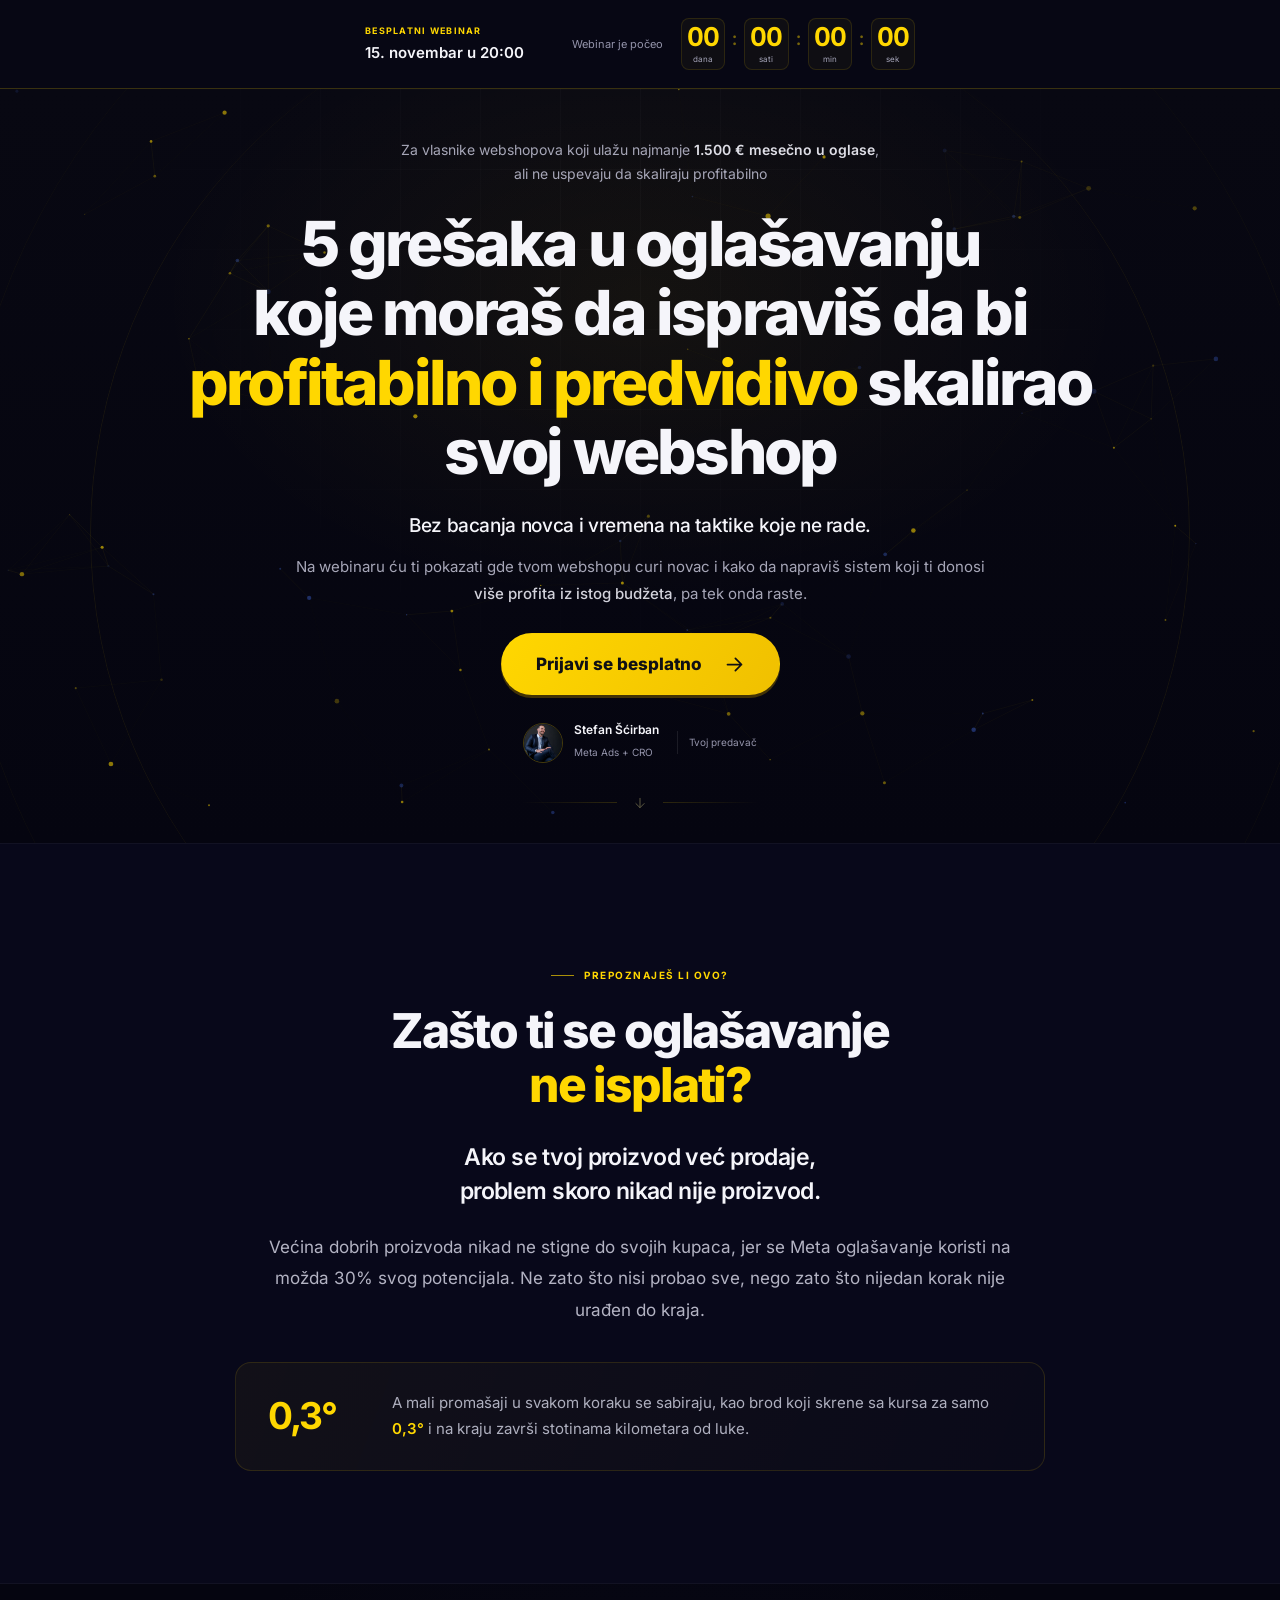
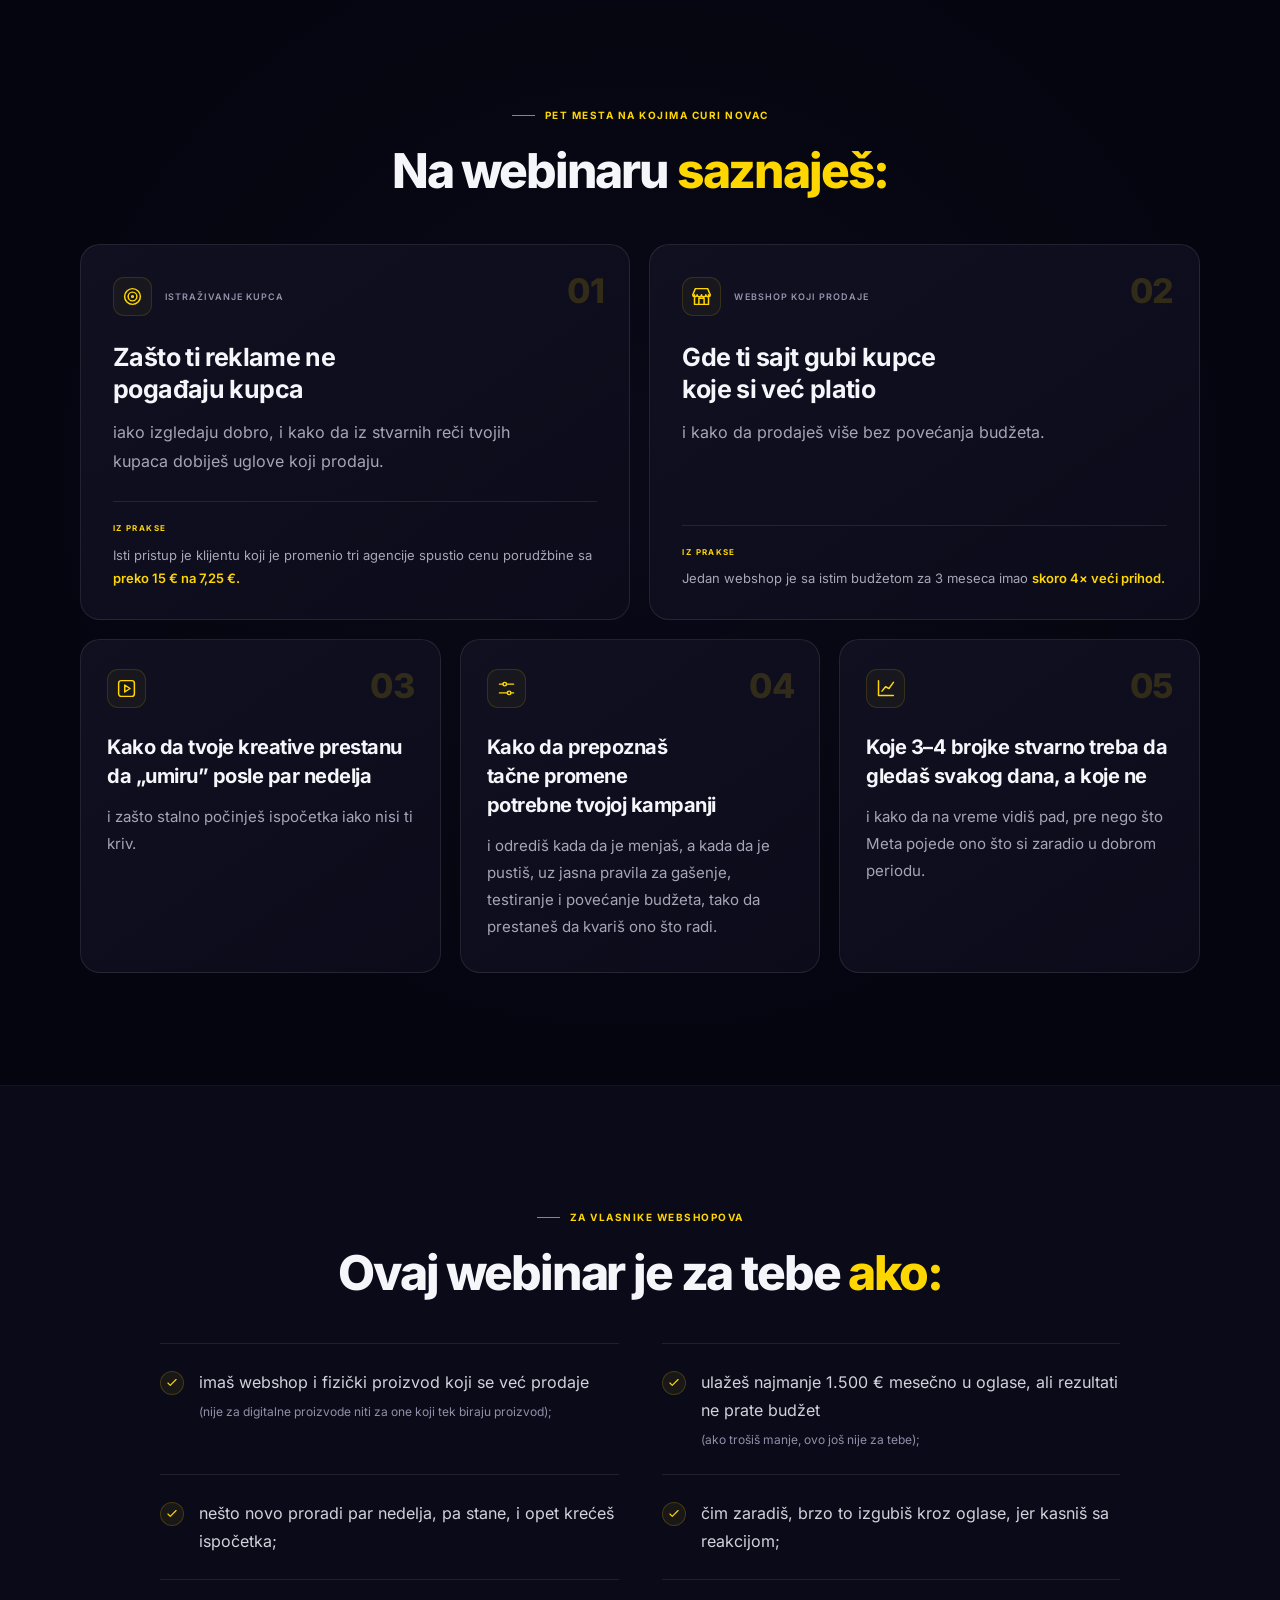
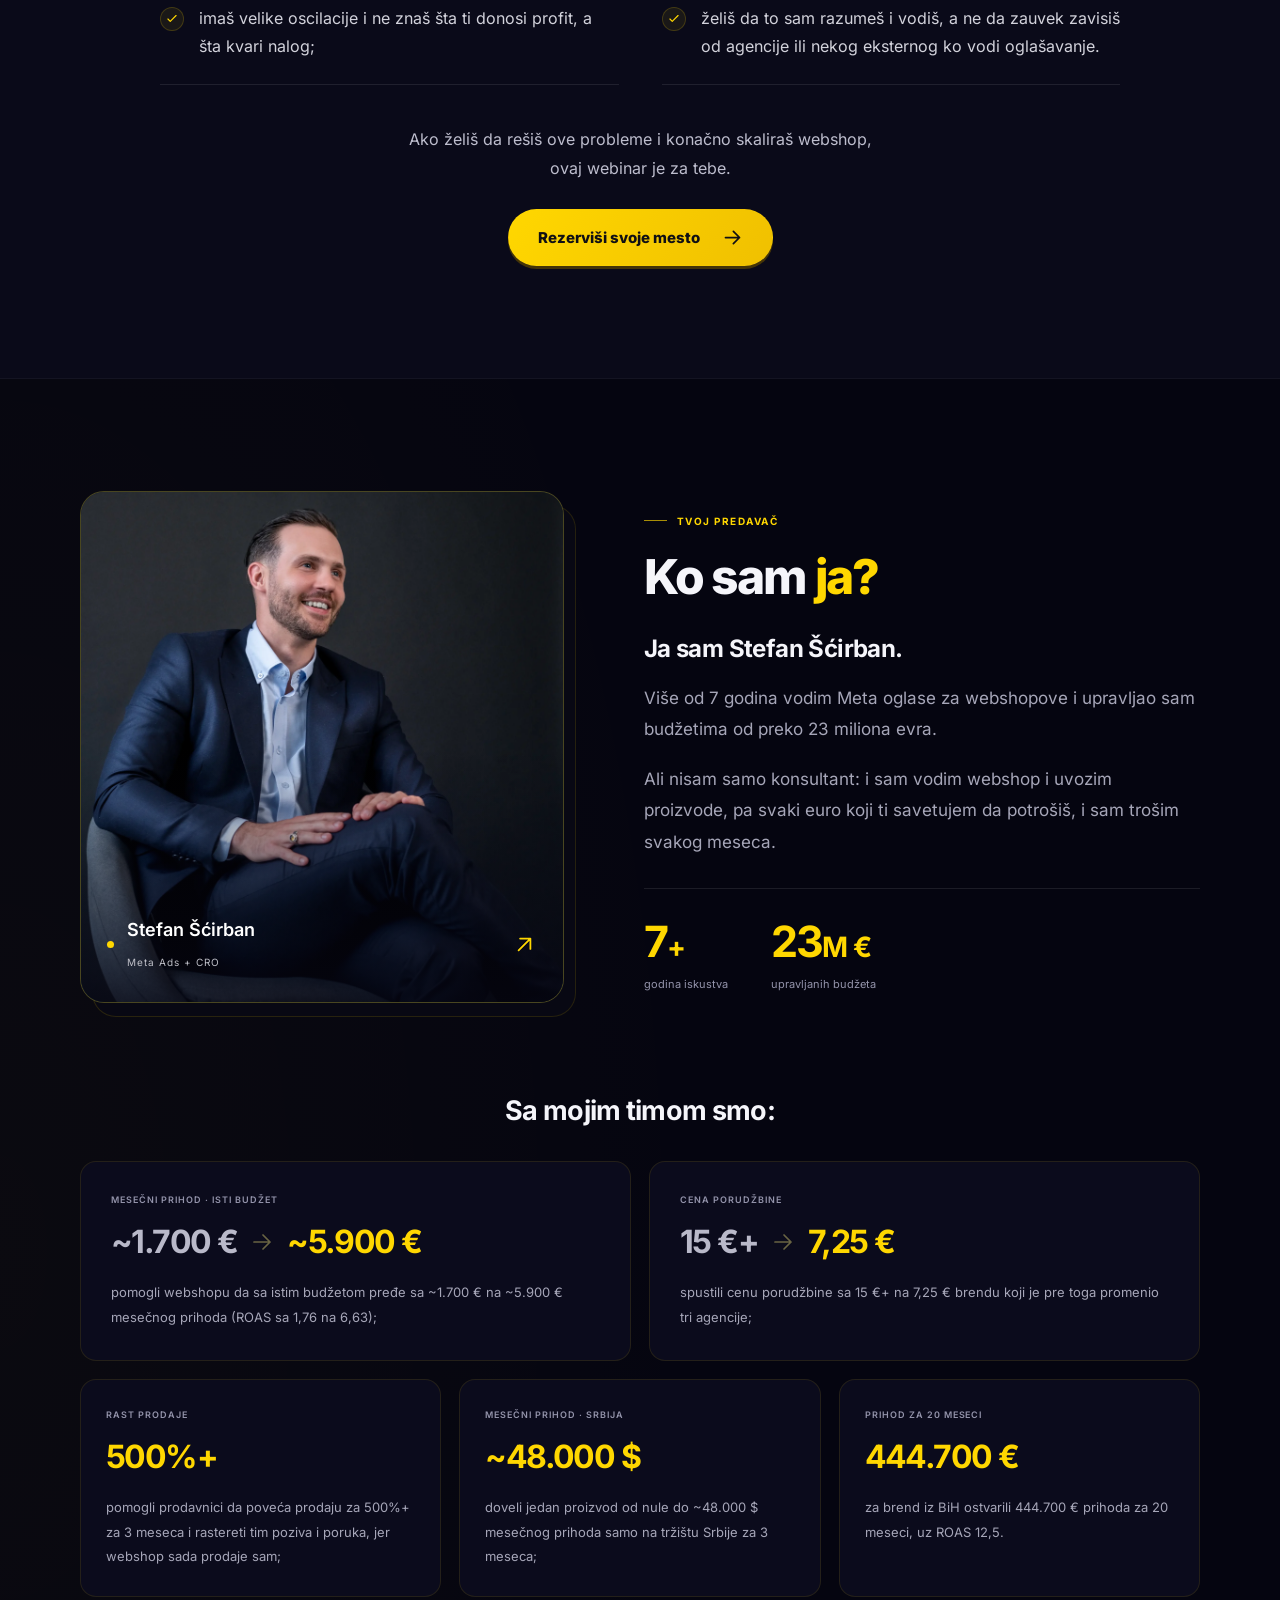
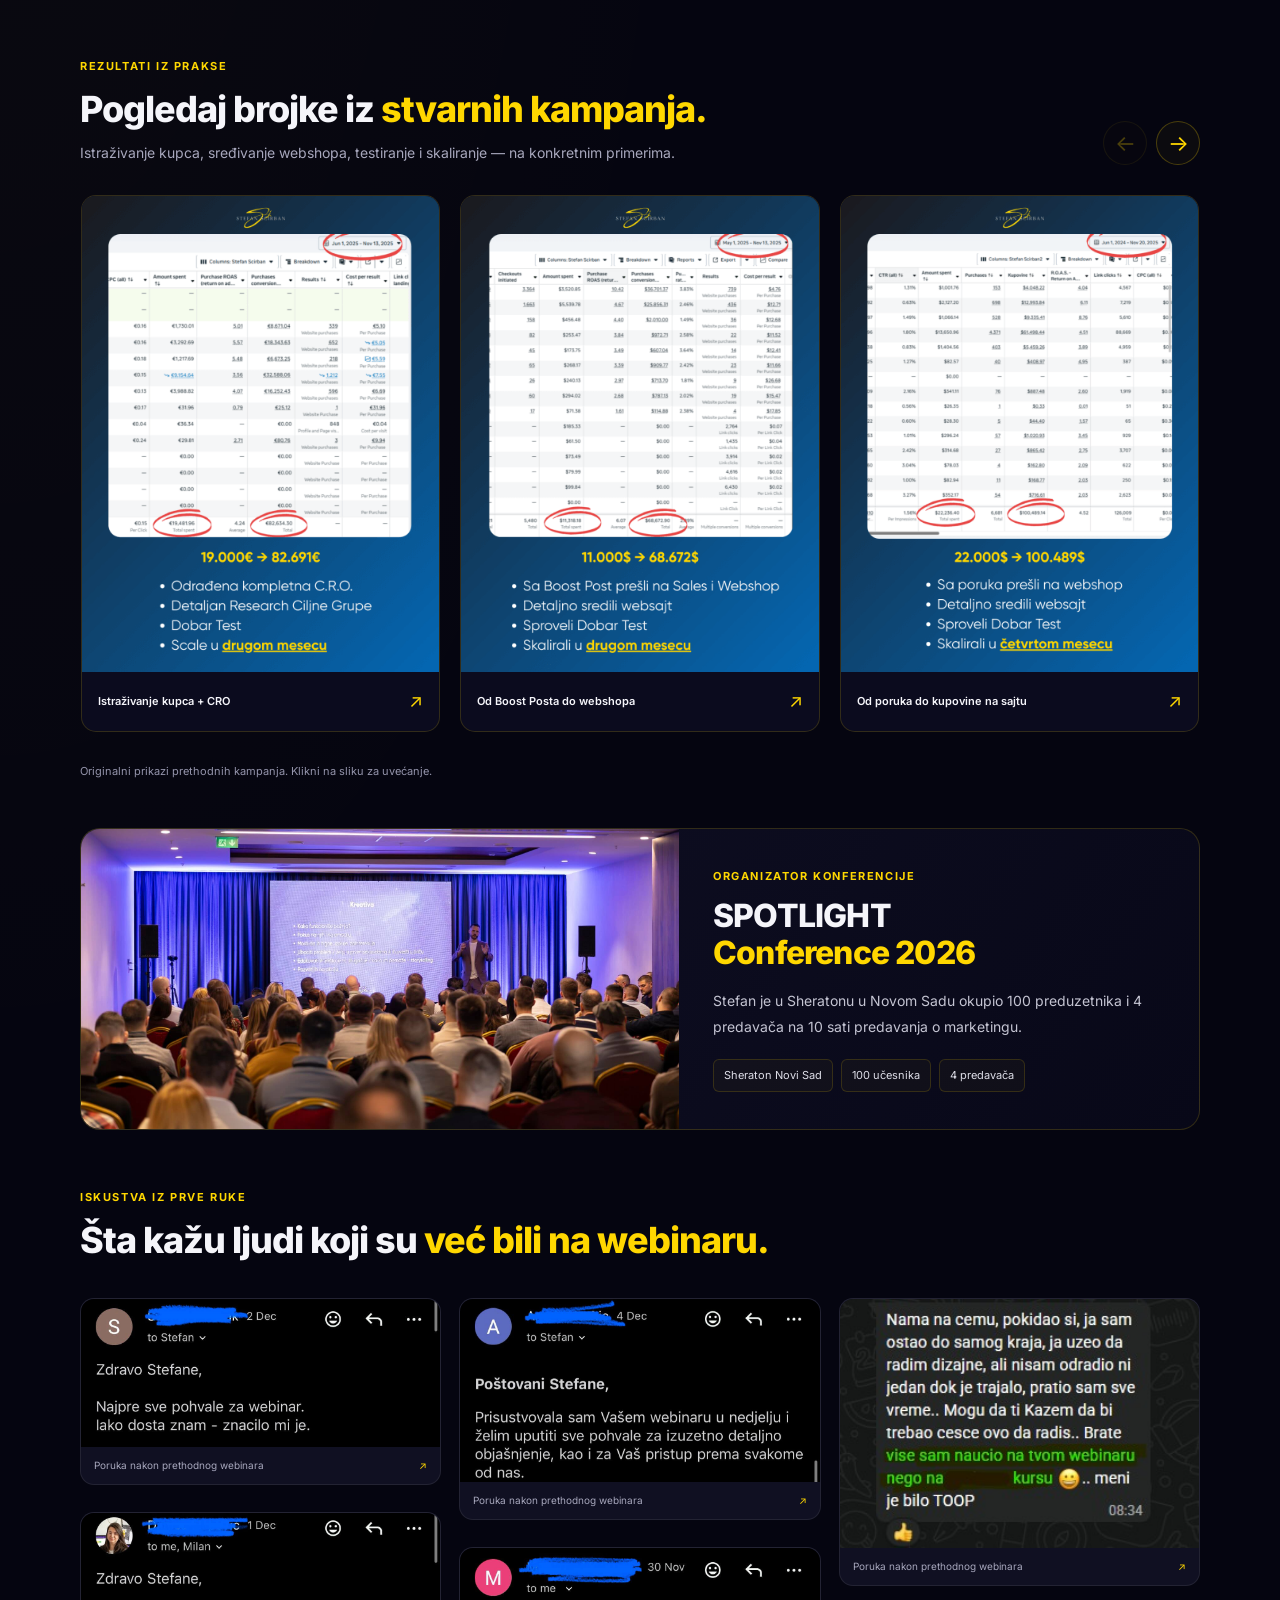
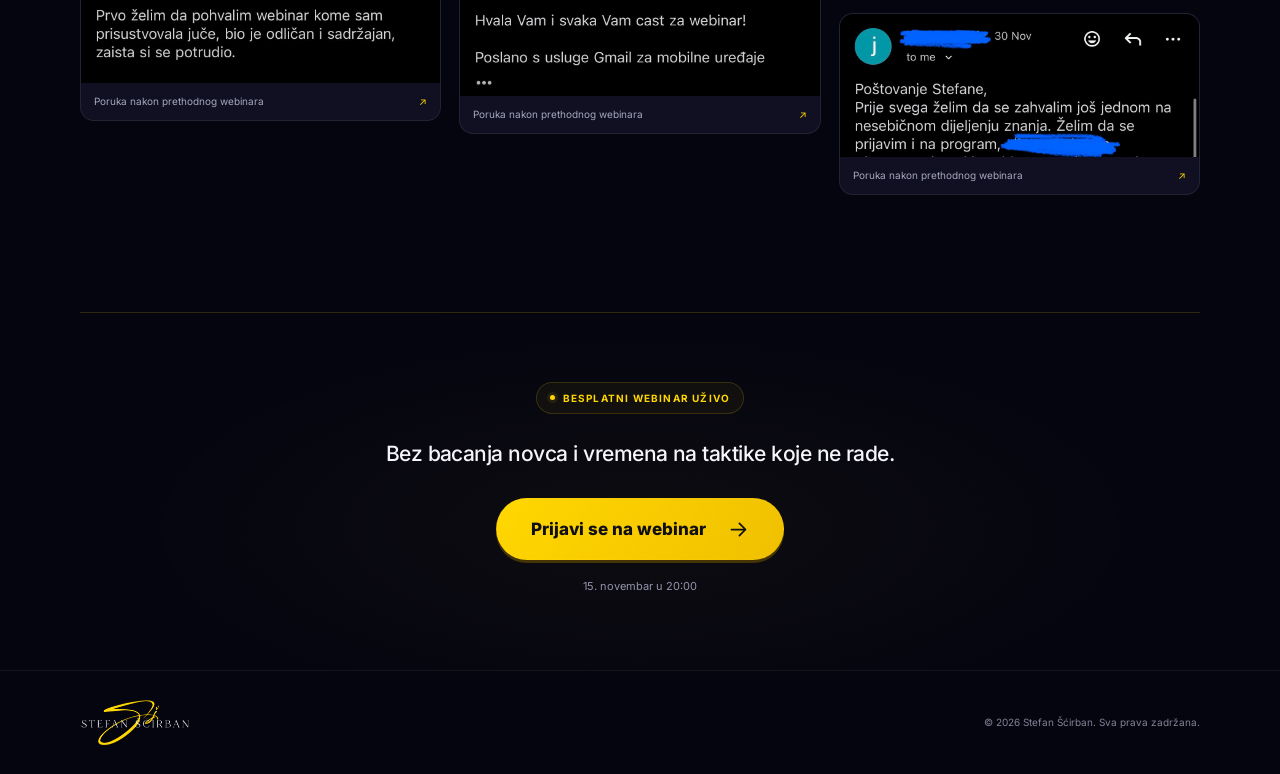
<file: index.html>
<!doctype html>
<html lang="sr-Latn">
<head>
  <meta charset="utf-8">
  <meta name="viewport" content="width=device-width, initial-scale=1, viewport-fit=cover">
  <meta name="theme-color" content="#050510">
  <meta name="robots" content="noindex,nofollow">
  <title>5 grešaka u oglašavanju · Besplatni webinar · Stefan Šćirban</title>
  <meta name="description" content="Besplatni webinar za vlasnike webshopova koji žele da profitabilno i predvidivo skaliraju svoj webshop. Sa Stefanom Šćirbanom.">
  <link rel="preload" href="assets/inter-800.ttf" as="font" type="font/ttf" crossorigin>
  <link rel="preload" href="assets/inter-400.ttf" as="font" type="font/ttf" crossorigin>
  <link rel="stylesheet" href="styles.css">
  <link rel="stylesheet" href="brand-enhancements.css">
  <script src="config.js" defer></script>
  <script src="app.js" defer></script>
  <script src="brand-enhancements.js" defer></script>
</head>
<body>
  <svg class="svg-definitions" xmlns="http://www.w3.org/2000/svg" aria-hidden="true">
    <defs>
      <symbol id="arrow" viewBox="0 0 24 24"><path d="M4 12h16M13 5l7 7-7 7"/></symbol>
      <symbol id="check" viewBox="0 0 24 24"><path d="m5 12 4 4L19 6"/></symbol>
      <symbol id="calendar" viewBox="0 0 24 24"><rect x="3" y="5" width="18" height="16" rx="3"/><path d="M7 3v4m10-4v4M3 11h18"/></symbol>
      <symbol id="target" viewBox="0 0 24 24"><circle cx="12" cy="12" r="9"/><circle cx="12" cy="12" r="5"/><circle cx="12" cy="12" r="1"/></symbol>
      <symbol id="shop" viewBox="0 0 24 24"><path d="M4 10v11h16V10M2 10l3-7h14l3 7M2 10c0 3 5 3 5 0 0 3 5 3 5 0 0 3 5 3 5 0 0 3 5 3 5 0M9 21v-7h6v7"/></symbol>
      <symbol id="creative" viewBox="0 0 24 24"><rect x="3" y="3" width="18" height="18" rx="3"/><path d="m10 8 6 4-6 4Z"/></symbol>
      <symbol id="sliders" viewBox="0 0 24 24"><path d="M4 7h4m4 0h8M4 17h9m4 0h3"/><circle cx="10" cy="7" r="2"/><circle cx="15" cy="17" r="2"/></symbol>
      <symbol id="chart" viewBox="0 0 24 24"><path d="M4 3v17h17M8 15l4-5 4 2 5-7"/></symbol>
      <symbol id="close" viewBox="0 0 24 24"><path d="m6 6 12 12M6 18 18 6"/></symbol>
      <symbol id="lock" viewBox="0 0 24 24"><rect x="5" y="10" width="14" height="11" rx="2"/><path d="M8 10V6a4 4 0 0 1 8 0v4m-4 5v2"/></symbol>
    </defs>
  </svg>
  <a class="skip-link" href="#main">Pređi na sadržaj</a>

  <header class="event-banner" aria-label="Termin webinara i odbrojavanje">
    <div class="wrap event-banner-inner">
      <div class="banner-event"><span>BESPLATNI WEBINAR</span><strong data-event-date>15. novembar u 20:00</strong></div>
      <div class="banner-countdown">
        <span class="countdown-label" data-countdown-label>Počinjemo za</span>
        <div class="countdown-digits" data-countdown role="timer" aria-live="off" aria-label="Odbrojavanje do webinara">
          <span class="countdown-unit"><strong data-days>00</strong><span>dana</span></span><span class="countdown-separator" aria-hidden="true">:</span>
          <span class="countdown-unit"><strong data-hours>00</strong><span>sati</span></span><span class="countdown-separator" aria-hidden="true">:</span>
          <span class="countdown-unit"><strong data-minutes>00</strong><span>min</span></span><span class="countdown-separator" aria-hidden="true">:</span>
          <span class="countdown-unit"><strong data-seconds>00</strong><span>sek</span></span>
        </div>
      </div>
    </div>
  </header>

  <main id="main">
    <section class="hero" id="top" aria-labelledby="hero-title">
      <div class="hero-grid" aria-hidden="true"></div>
      <div class="hero-orbit orbit-one" aria-hidden="true"></div><div class="hero-orbit orbit-two" aria-hidden="true"></div>
      <div class="wrap hero-content">
        <p class="audience">Za vlasnike webshopova koji ulažu najmanje <strong>1.500 € mesečno u oglase</strong>,<br class="desktop-break"> ali ne uspevaju da skaliraju profitabilno</p>
        <h1 id="hero-title">5 grešaka u oglašavanju<br class="desktop-break"> koje moraš da ispraviš da bi <span class="gold">profitabilno i predvidivo</span> skalirao svoj webshop</h1>
        <p class="hero-subtitle">Bez bacanja novca i vremena na taktike koje ne rade.</p>
        <p class="hero-description">Na webinaru ću ti pokazati gde tvom webshopu curi novac i kako da napraviš sistem koji ti donosi <strong>više profita iz istog budžeta</strong>, pa tek onda raste.</p>
        <div class="hero-action"><button class="button button-large" data-register>Prijavi se besplatno <svg class="icon" aria-hidden="true"><use href="#arrow"/></svg></button></div>
        <div class="host-signature"><img src="assets/stefan-portrait.webp" alt="" width="48" height="48"><div><strong>Stefan Šćirban</strong><span>Meta Ads + CRO</span></div><span class="signature-rule" aria-hidden="true"></span><span class="signature-label">Tvoj predavač</span></div>
      </div>
      <div class="hero-bottom" aria-hidden="true"><span></span><svg class="icon"><use href="#arrow"/></svg><span></span></div>
    </section>

    <section class="section problem" aria-labelledby="problem-title">
      <div class="wrap narrow center">
        <span class="section-kicker"><span class="kicker-line"></span> PREPOZNAJEŠ LI OVO?</span>
        <h2 id="problem-title">Zašto ti se oglašavanje<br> <span class="gold">ne isplati?</span></h2>
        <p class="problem-lead">Ako se tvoj proizvod već prodaje,<br class="desktop-break"> problem skoro nikad nije proizvod.</p>
        <p>Većina dobrih proizvoda nikad ne stigne do svojih kupaca, jer se Meta oglašavanje koristi na možda 30% svog potencijala. Ne zato što nisi probao sve, nego zato što nijedan korak nije urađen do kraja.</p>
        <div class="course-note"><span class="course-mark" aria-hidden="true">0,3°</span><p>A mali promašaji u svakom koraku se sabiraju, kao brod koji skrene sa kursa za samo <strong>0,3°</strong> i na kraju završi stotinama kilometara od luke.</p></div>
      </div>
    </section>

    <section class="section lessons" aria-labelledby="lessons-title">
      <div class="wrap">
        <div class="section-heading center"><span class="section-kicker"><span class="kicker-line"></span> PET MESTA NA KOJIMA CURI NOVAC</span><h2 id="lessons-title">Na webinaru <span class="gold">saznaješ:</span></h2></div>
        <div class="lessons-grid">
          <article class="lesson lesson-featured">
            <div class="lesson-top"><span class="lesson-icon"><svg class="icon" aria-hidden="true"><use href="#target"/></svg></span><span class="lesson-category">ISTRAŽIVANJE KUPCA</span><span class="lesson-number" aria-hidden="true">01</span></div>
            <h3>Zašto ti reklame ne pogađaju kupca</h3>
            <p>iako izgledaju dobro, i kako da iz stvarnih reči tvojih kupaca dobiješ uglove koji prodaju.</p>
            <div class="lesson-proof"><span class="proof-label">IZ PRAKSE</span><p>Isti pristup je klijentu koji je promenio tri agencije spustio cenu porudžbine sa <strong>preko 15 € na 7,25 €.</strong></p></div>
          </article>
          <article class="lesson lesson-featured">
            <div class="lesson-top"><span class="lesson-icon"><svg class="icon" aria-hidden="true"><use href="#shop"/></svg></span><span class="lesson-category">WEBSHOP KOJI PRODAJE</span><span class="lesson-number" aria-hidden="true">02</span></div>
            <h3>Gde ti sajt gubi kupce koje si već platio</h3>
            <p>i kako da prodaješ više bez povećanja budžeta.</p>
            <div class="lesson-proof"><span class="proof-label">IZ PRAKSE</span><p>Jedan webshop je sa istim budžetom za 3 meseca imao <strong>skoro 4× veći prihod.</strong></p></div>
          </article>
          <article class="lesson">
            <div class="lesson-top"><span class="lesson-icon"><svg class="icon" aria-hidden="true"><use href="#creative"/></svg></span><span class="lesson-number" aria-hidden="true">03</span></div>
            <h3>Kako da tvoje kreative prestanu da „umiru” posle par nedelja</h3>
            <p>i zašto stalno počinješ ispočetka iako nisi ti kriv.</p>
          </article>
          <article class="lesson">
            <div class="lesson-top"><span class="lesson-icon"><svg class="icon" aria-hidden="true"><use href="#sliders"/></svg></span><span class="lesson-number" aria-hidden="true">04</span></div>
            <h3>Kako da prepoznaš tačne promene potrebne tvojoj kampanji</h3>
            <p>i odrediš kada da je menjaš, a kada da je pustiš, uz jasna pravila za gašenje, testiranje i povećanje budžeta, tako da prestaneš da kvariš ono što radi.</p>
          </article>
          <article class="lesson">
            <div class="lesson-top"><span class="lesson-icon"><svg class="icon" aria-hidden="true"><use href="#chart"/></svg></span><span class="lesson-number" aria-hidden="true">05</span></div>
            <h3>Koje 3–4 brojke stvarno treba da gledaš svakog dana, a koje ne</h3>
            <p>i kako da na vreme vidiš pad, pre nego što Meta pojede ono što si zaradio u dobrom periodu.</p>
          </article>
        </div>
      </div>
    </section>

    <section class="section fit" aria-labelledby="fit-title">
      <div class="wrap fit-inner">
        <div class="section-heading center"><span class="section-kicker"><span class="kicker-line"></span> ZA VLASNIKE WEBSHOPOVA</span><h2 id="fit-title">Ovaj webinar je za tebe <span class="gold">ako:</span></h2></div>
        <ul class="fit-list">
          <li><span class="fit-check"><svg class="icon" aria-hidden="true"><use href="#check"/></svg></span><div>imaš webshop i fizički proizvod koji se već prodaje <small>(nije za digitalne proizvode niti za one koji tek biraju proizvod);</small></div></li>
          <li><span class="fit-check"><svg class="icon" aria-hidden="true"><use href="#check"/></svg></span><div>ulažeš najmanje 1.500 € mesečno u oglase, ali rezultati ne prate budžet <small>(ako trošiš manje, ovo još nije za tebe);</small></div></li>
          <li><span class="fit-check"><svg class="icon" aria-hidden="true"><use href="#check"/></svg></span><div>nešto novo proradi par nedelja, pa stane, i opet krećeš ispočetka;</div></li>
          <li><span class="fit-check"><svg class="icon" aria-hidden="true"><use href="#check"/></svg></span><div>čim zaradiš, brzo to izgubiš kroz oglase, jer kasniš sa reakcijom;</div></li>
          <li><span class="fit-check"><svg class="icon" aria-hidden="true"><use href="#check"/></svg></span><div>imaš velike oscilacije i ne znaš šta ti donosi profit, a šta kvari nalog;</div></li>
          <li><span class="fit-check"><svg class="icon" aria-hidden="true"><use href="#check"/></svg></span><div>želiš da to sam razumeš i vodiš, a ne da zauvek zavisiš od agencije ili nekog eksternog ko vodi oglašavanje.</div></li>
        </ul>
        <div class="fit-action center"><p>Ako želiš da rešiš ove probleme i konačno skaliraš webshop,<br class="desktop-break"> ovaj webinar je za tebe.</p><button class="button" data-register>Rezerviši svoje mesto <svg class="icon" aria-hidden="true"><use href="#arrow"/></svg></button></div>
      </div>
    </section>

    <section class="section about" aria-labelledby="about-title">
      <div class="wrap">
        <div class="about-grid">
          <div class="portrait-frame"><img class="portrait" src="assets/stefan-portrait.webp" alt="Stefan Šćirban" width="2048" height="2560" loading="lazy"><div class="portrait-caption"><span class="portrait-dot" aria-hidden="true"></span><div><strong>Stefan Šćirban</strong><span>Meta Ads + CRO</span></div><svg class="icon" aria-hidden="true"><use href="#arrow"/></svg></div></div>
          <div class="about-copy"><span class="section-kicker"><span class="kicker-line"></span> TVOJ PREDAVAČ</span><h2 id="about-title">Ko sam <span class="gold">ja?</span></h2><h3>Ja sam Stefan Šćirban.</h3><p>Više od 7 godina vodim Meta oglase za webshopove i upravljao sam budžetima od preko 23 miliona evra.</p><p>Ali nisam samo konsultant: i sam vodim webshop i uvozim proizvode, pa svaki euro koji ti savetujem da potrošiš, i sam trošim svakog meseca.</p><div class="about-stats"><div><strong>7<span>+</span></strong><span>godina iskustva</span></div><div><strong>23<span>M €</span></strong><span>upravljanih budžeta</span></div></div></div>
        </div>
        <div class="results-block"><h3 class="results-title">Sa mojim timom smo:</h3><div class="results-grid">
          <article class="result result-wide"><span class="result-label">MESEČNI PRIHOD · ISTI BUDŽET</span><div class="result-value">~1.700 € <svg class="icon" aria-hidden="true"><use href="#arrow"/></svg> <span>~5.900 €</span></div><p>pomogli webshopu da sa istim budžetom pređe sa ~1.700 € na ~5.900 € mesečnog prihoda (ROAS sa 1,76 na 6,63);</p></article>
          <article class="result result-wide"><span class="result-label">CENA PORUDŽBINE</span><div class="result-value">15 €+ <svg class="icon" aria-hidden="true"><use href="#arrow"/></svg> <span>7,25 €</span></div><p>spustili cenu porudžbine sa 15 €+ na 7,25 € brendu koji je pre toga promenio tri agencije;</p></article>
          <article class="result"><span class="result-label">RAST PRODAJE</span><div class="result-value"><span>500%+</span></div><p>pomogli prodavnici da poveća prodaju za 500%+ za 3 meseca i rastereti tim poziva i poruka, jer webshop sada prodaje sam;</p></article>
          <article class="result"><span class="result-label">MESEČNI PRIHOD · SRBIJA</span><div class="result-value"><span>~48.000 $</span></div><p>doveli jedan proizvod od nule do ~48.000 $ mesečnog prihoda samo na tržištu Srbije za 3 meseca;</p></article>
          <article class="result"><span class="result-label">PRIHOD ZA 20 MESECI</span><div class="result-value"><span>444.700 €</span></div><p>za brend iz BiH ostvarili 444.700 € prihoda za 20 meseci, uz ROAS 12,5.</p></article>
        </div></div>
        <div class="credibility-block" data-evidence-gallery><div class="evidence-heading"><div><span class="evidence-kicker">REZULTATI IZ PRAKSE</span><h3>Pogledaj brojke iz <span class="gold">stvarnih kampanja.</span></h3><p>Istraživanje kupca, sređivanje webshopa, testiranje i skaliranje — na konkretnim primerima.</p></div><div class="evidence-controls"><button class="evidence-arrow" type="button" data-evidence-prev aria-label="Prethodni rezultati">←</button><button class="evidence-arrow" type="button" data-evidence-next aria-label="Sledeći rezultati">→</button></div></div><div class="evidence-track" tabindex="0" role="region" aria-label="Pet originalnih prikaza rezultata kampanja"><figure class="evidence-card"><button type="button" class="evidence-open" data-proof-image="/assets/credibility/01.png" data-proof-alt="Originalni prikaz rezultata kampanje 1: Istraživanje kupca + CRO." data-proof-caption="Istraživanje kupca + CRO · Originalni prikaz rezultata sa Stefanove stranice." aria-label="Uvećaj rezultat kampanje 1"><img src="assets/credibility/01.png" alt="Originalni prikaz rezultata kampanje 1: Istraživanje kupca + CRO." width="450" height="600" loading="lazy" decoding="async"></button><figcaption><strong>Istraživanje kupca + CRO</strong><span aria-hidden="true">↗</span></figcaption></figure><figure class="evidence-card"><button type="button" class="evidence-open" data-proof-image="/assets/credibility/02.png" data-proof-alt="Originalni prikaz rezultata kampanje 2: Od Boost Posta do webshopa." data-proof-caption="Od Boost Posta do webshopa · Originalni prikaz rezultata sa Stefanove stranice." aria-label="Uvećaj rezultat kampanje 2"><img src="assets/credibility/02.png" alt="Originalni prikaz rezultata kampanje 2: Od Boost Posta do webshopa." width="450" height="600" loading="lazy" decoding="async"></button><figcaption><strong>Od Boost Posta do webshopa</strong><span aria-hidden="true">↗</span></figcaption></figure><figure class="evidence-card"><button type="button" class="evidence-open" data-proof-image="/assets/credibility/03.png" data-proof-alt="Originalni prikaz rezultata kampanje 3: Od poruka do kupovine na sajtu." data-proof-caption="Od poruka do kupovine na sajtu · Originalni prikaz rezultata sa Stefanove stranice." aria-label="Uvećaj rezultat kampanje 3"><img src="assets/credibility/03.png" alt="Originalni prikaz rezultata kampanje 3: Od poruka do kupovine na sajtu." width="450" height="600" loading="lazy" decoding="async"></button><figcaption><strong>Od poruka do kupovine na sajtu</strong><span aria-hidden="true">↗</span></figcaption></figure><figure class="evidence-card"><button type="button" class="evidence-open" data-proof-image="/assets/credibility/04.png" data-proof-alt="Originalni prikaz rezultata kampanje 4: CRO + testiranje kampanja." data-proof-caption="CRO + testiranje kampanja · Originalni prikaz rezultata sa Stefanove stranice." aria-label="Uvećaj rezultat kampanje 4"><img src="assets/credibility/04.png" alt="Originalni prikaz rezultata kampanje 4: CRO + testiranje kampanja." width="450" height="600" loading="lazy" decoding="async"></button><figcaption><strong>CRO + testiranje kampanja</strong><span aria-hidden="true">↗</span></figcaption></figure><figure class="evidence-card"><button type="button" class="evidence-open" data-proof-image="/assets/credibility/05.png" data-proof-alt="Originalni prikaz rezultata kampanje 5: Istraživanje + skaliranje." data-proof-caption="Istraživanje + skaliranje · Originalni prikaz rezultata sa Stefanove stranice." aria-label="Uvećaj rezultat kampanje 5"><img src="assets/credibility/05.png" alt="Originalni prikaz rezultata kampanje 5: Istraživanje + skaliranje." width="450" height="600" loading="lazy" decoding="async"></button><figcaption><strong>Istraživanje + skaliranje</strong><span aria-hidden="true">↗</span></figcaption></figure></div><p class="evidence-note">Originalni prikazi prethodnih kampanja. Klikni na sliku za uvećanje.</p></div><article class="spotlight-proof"><figure><img src="assets/credibility/stefan4.jpeg" alt="Stefan predaje na SPOTLIGHT konferenciji u Novom Sadu." width="1920" height="1080" loading="lazy" decoding="async"></figure><div class="spotlight-copy"><span class="evidence-kicker">ORGANIZATOR KONFERENCIJE</span><h3>SPOTLIGHT<br><span class="gold">Conference 2026</span></h3><p>Stefan je u Sheratonu u Novom Sadu okupio 100 preduzetnika i 4 predavača na 10 sati predavanja o marketingu.</p><div class="spotlight-facts"><span>Sheraton Novi Sad</span><span>100 učesnika</span><span>4 predavača</span></div></div></article><div class="brand-messages"><div class="evidence-heading"><div><span class="evidence-kicker">ISKUSTVA IZ PRVE RUKE</span><h3>Šta kažu ljudi koji su <span class="gold">već bili na webinaru.</span></h3></div></div><div class="brand-message-grid"><figure class="brand-message"><button type="button" data-proof-image="/assets/testimonials/test-1.jpeg" data-proof-alt="Poruka polaznika nakon prethodnog webinara." data-proof-caption="Originalna poruka nakon prethodnog Stefanovog webinara." aria-label="Uvećaj poruku polaznika 1"><img src="assets/testimonials/test-1.jpeg" alt="Poruka polaznika nakon prethodnog webinara." width="1170" height="481" loading="lazy" decoding="async"></button><figcaption><span>Poruka nakon prethodnog webinara</span><span aria-hidden="true">↗</span></figcaption></figure><figure class="brand-message"><button type="button" data-proof-image="/assets/testimonials/test-2.jpeg" data-proof-alt="Poruka polaznice o sadržaju prethodnog webinara." data-proof-caption="Originalna poruka nakon prethodnog Stefanovog webinara." aria-label="Uvećaj poruku polaznika 2"><img src="assets/testimonials/test-2.jpeg" alt="Poruka polaznice o sadržaju prethodnog webinara." width="1170" height="554" loading="lazy" decoding="async"></button><figcaption><span>Poruka nakon prethodnog webinara</span><span aria-hidden="true">↗</span></figcaption></figure><figure class="brand-message"><button type="button" data-proof-image="/assets/testimonials/test-4.jpeg" data-proof-alt="Poruka polaznice o detaljnim objašnjenjima na webinaru." data-proof-caption="Originalna poruka nakon prethodnog Stefanovog webinara." aria-label="Uvećaj poruku polaznika 3"><img src="assets/testimonials/test-4.jpeg" alt="Poruka polaznice o detaljnim objašnjenjima na webinaru." width="1170" height="596" loading="lazy" decoding="async"></button><figcaption><span>Poruka nakon prethodnog webinara</span><span aria-hidden="true">↗</span></figcaption></figure><figure class="brand-message"><button type="button" data-proof-image="/assets/testimonials/test5.jpg" data-proof-alt="Poruka zahvalnosti nakon prethodnog webinara." data-proof-caption="Originalna poruka nakon prethodnog Stefanovog webinara." aria-label="Uvećaj poruku polaznika 4"><img src="assets/testimonials/test5.jpg" alt="Poruka zahvalnosti nakon prethodnog webinara." width="1170" height="481" loading="lazy" decoding="async"></button><figcaption><span>Poruka nakon prethodnog webinara</span><span aria-hidden="true">↗</span></figcaption></figure><figure class="brand-message"><button type="button" data-proof-image="/assets/testimonials/tesrt7.jpeg" data-proof-alt="Poruka polaznika koji je ostao do kraja webinara." data-proof-caption="Originalna poruka nakon prethodnog Stefanovog webinara." aria-label="Uvećaj poruku polaznika 5"><img src="assets/testimonials/tesrt7.jpeg" alt="Poruka polaznika koji je ostao do kraja webinara." width="318" height="220" loading="lazy" decoding="async"></button><figcaption><span>Poruka nakon prethodnog webinara</span><span aria-hidden="true">↗</span></figcaption></figure><figure class="brand-message"><button type="button" data-proof-image="/assets/testimonials/test6.jpg" data-proof-alt="Poruka polaznika o deljenju znanja i interesovanju za program." data-proof-caption="Originalna poruka nakon prethodnog Stefanovog webinara." aria-label="Uvećaj poruku polaznika 6"><img src="assets/testimonials/test6.jpg" alt="Poruka polaznika o deljenju znanja i interesovanju za program." width="1170" height="468" loading="lazy" decoding="async"></button><figcaption><span>Poruka nakon prethodnog webinara</span><span aria-hidden="true">↗</span></figcaption></figure></div></div>
        <div class="closing center"><span class="eyebrow live-badge"><i aria-hidden="true"></i> BESPLATNI WEBINAR UŽIVO</span><p>Bez bacanja novca i vremena na taktike koje ne rade.</p><button class="button button-large" data-register>Prijavi se na webinar <svg class="icon" aria-hidden="true"><use href="#arrow"/></svg></button><span class="closing-date" data-event-date>15. novembar u 20:00</span></div>
      </div>
    </section>
  </main>

  <footer class="site-footer"><div class="wrap footer-inner"><img src="assets/logo.png" alt="Stefan Šćirban" width="3491" height="1483"><span>© 2026 Stefan Šćirban. Sva prava zadržana.</span><a id="privacy-link" hidden>Politika privatnosti</a></div></footer>
  <aside class="mobile-action" id="mobile-action" aria-label="Prijava na webinar">
    <div class="mobile-countdown">
      <span class="countdown-label" data-countdown-label>Počinjemo za</span>
      <div class="countdown-digits" data-countdown role="timer" aria-live="off" aria-label="Odbrojavanje do webinara">
        <span class="countdown-unit"><strong data-days>00</strong><span>dana</span></span><span class="countdown-separator" aria-hidden="true">:</span>
        <span class="countdown-unit"><strong data-hours>00</strong><span>sati</span></span><span class="countdown-separator" aria-hidden="true">:</span>
        <span class="countdown-unit"><strong data-minutes>00</strong><span>min</span></span><span class="countdown-separator" aria-hidden="true">:</span>
        <span class="countdown-unit"><strong data-seconds>00</strong><span>sek</span></span>
      </div>
    </div>
    <button class="button" data-register>Prijavi se besplatno <svg class="icon" aria-hidden="true"><use href="#arrow"/></svg></button>
  </aside>

  <dialog id="registration-dialog" aria-labelledby="form-title" aria-describedby="form-description">
    <div class="form-card">
      <button class="close-button" type="button" aria-label="Zatvori prijavu" id="close-dialog"><svg class="icon" aria-hidden="true"><use href="#close"/></svg></button>
      <span class="section-kicker"><span class="kicker-line"></span> BESPLATNI WEBINAR UŽIVO</span>
      <h2 id="form-title">Rezerviši <span class="gold">svoje mesto.</span></h2>
      <p id="form-description">5 grešaka u oglašavanju koje moraš da ispraviš da bi profitabilno i predvidivo skalirao svoj webshop.</p>
      <p class="form-date"><svg class="icon" aria-hidden="true"><use href="#calendar"/></svg><span data-event-date>15. novembar u 20:00</span></p>
      <form id="registration-form" novalidate>
        <div class="field"><label for="first-name">Ime</label><input id="first-name" name="first_name" autocomplete="given-name" placeholder="Tvoje ime" maxlength="80" required aria-describedby="name-error"><span class="field-error" id="name-error"></span></div>
        <div class="field"><label for="email">Email</label><input id="email" name="email" type="email" autocomplete="email" inputmode="email" placeholder="tvoj@email.com" maxlength="254" required aria-describedby="email-error"><span class="field-error" id="email-error"></span></div>
        <div class="field"><label for="phone">Telefon <span>(WhatsApp)</span></label><input id="phone" name="phone" type="tel" autocomplete="tel" inputmode="tel" placeholder="+381 6…" maxlength="25" required aria-describedby="phone-error"><span class="field-error" id="phone-error"></span></div>
        <button class="button submit-button" type="submit" id="submit-registration">Prijavi se besplatno <svg class="icon" aria-hidden="true"><use href="#arrow"/></svg></button>
        <p class="form-status" id="form-status" role="status" aria-live="polite" hidden></p>
        <p class="form-privacy"><svg class="icon" aria-hidden="true"><use href="#lock"/></svg>Podatke koristimo za potvrdu prijave i podsetnike za webinar.</p>
      </form>
    </div>
  </dialog>
<dialog class="proof-lightbox" id="proof-lightbox" aria-label="Originalni prikaz u punoj veličini"><button class="proof-lightbox-close" type="button" data-proof-close aria-label="Zatvori uvećani prikaz">×</button><img alt=""><p></p></dialog>
</body>
</html>
</file>
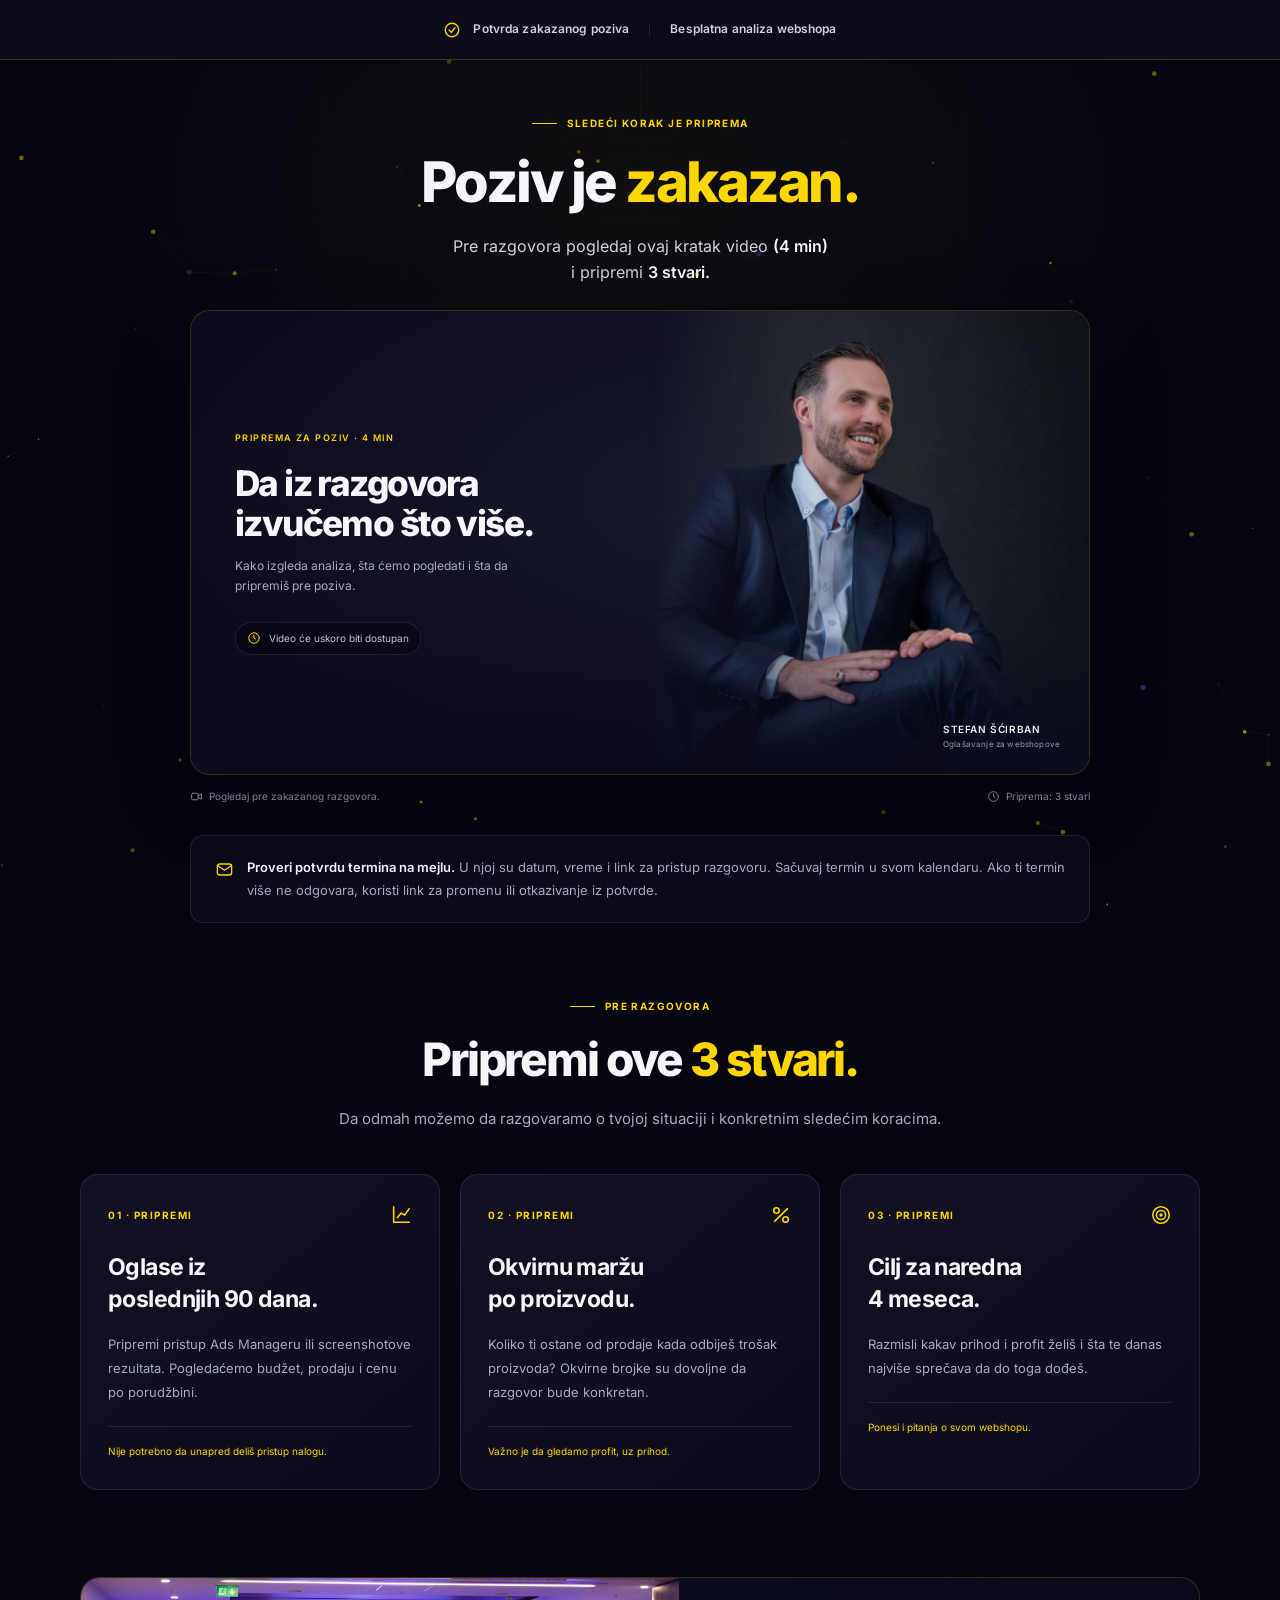
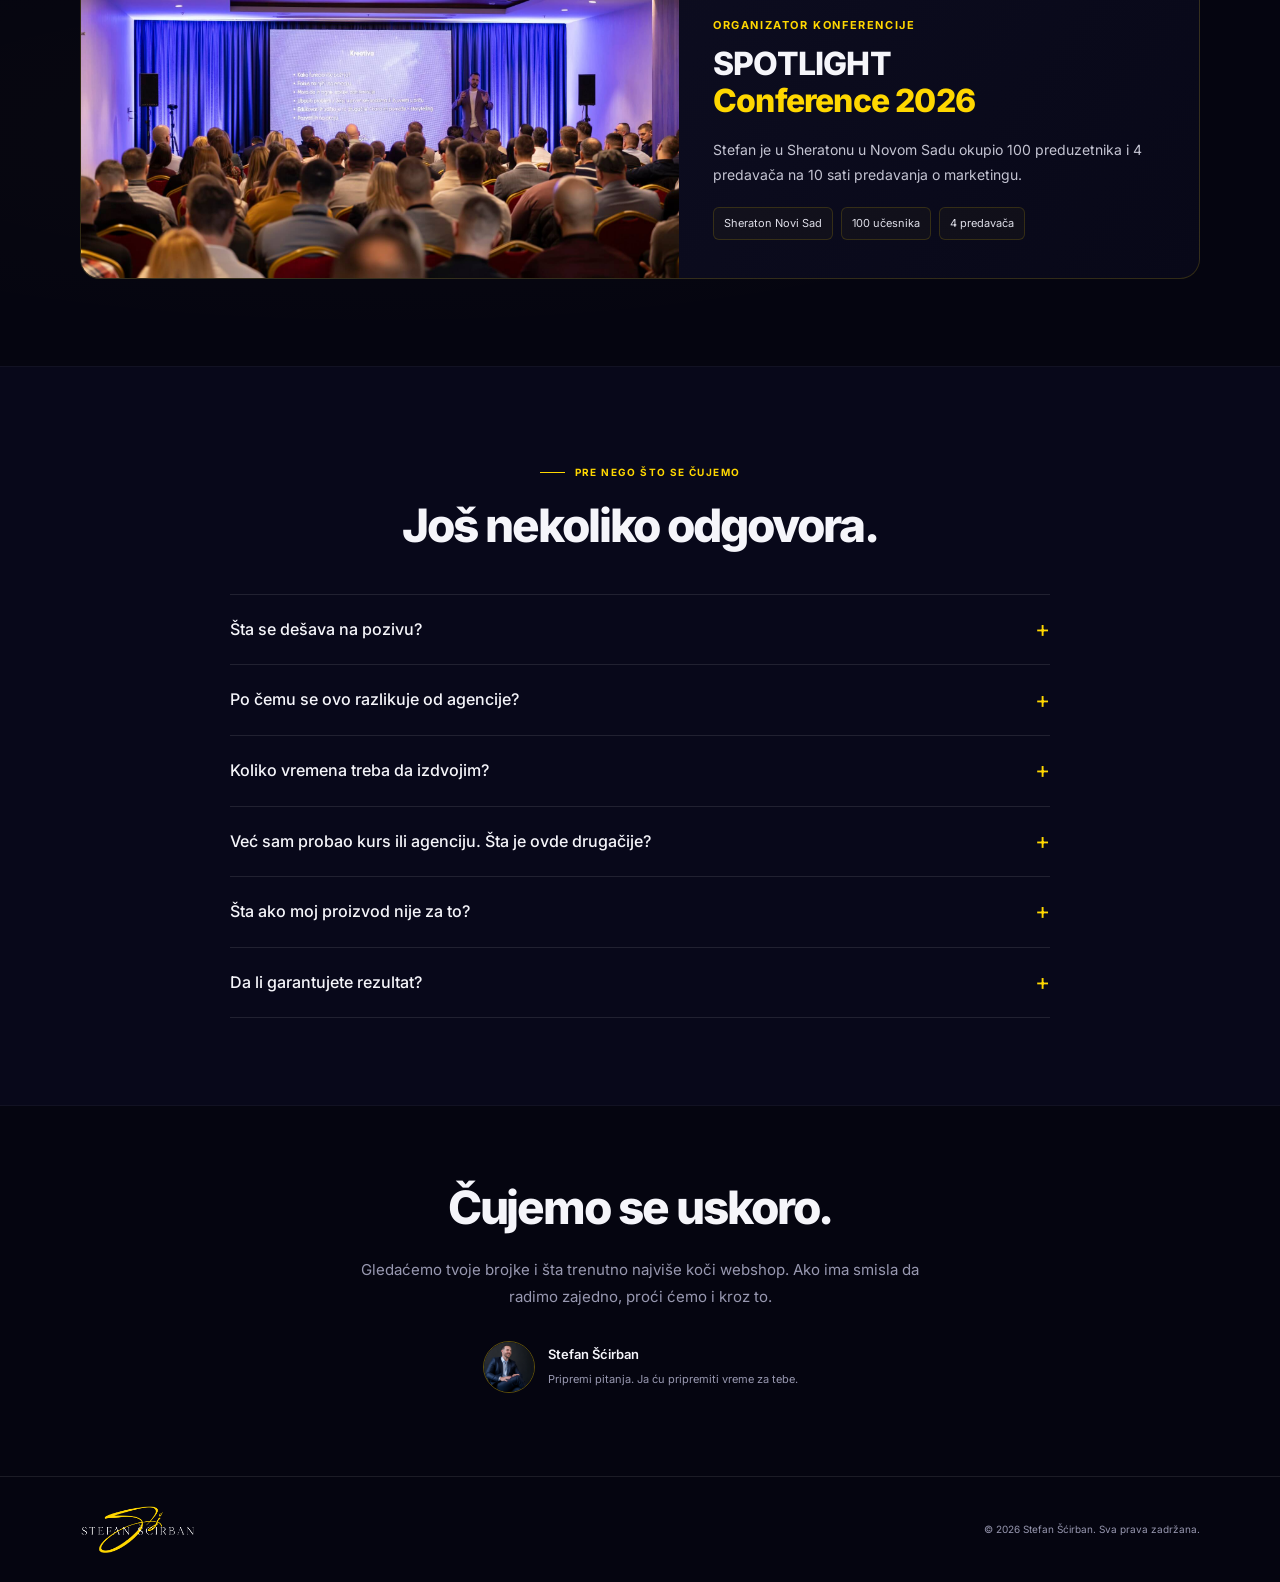
<file: ccp/index.html>
<!doctype html><html lang="sr-Latn"><head><meta charset="UTF-8"><meta name="viewport" content="width=device-width,initial-scale=1"><meta name="theme-color" content="#050510"><meta name="robots" content="noindex,nofollow"><title>Poziv je zakazan | Stefan Šćirban</title><meta name="description" content="Pogledaj pripremni video i pripremi tri stvari za analizu svog webshopa."><link rel="icon" href="../assets/logo.png"><link rel="preload" href="../assets/inter-800.ttf" as="font" type="font/ttf" crossorigin><link rel="stylesheet" href="../funnel.css"><link rel="stylesheet" href="../brand-enhancements.css"><script src="../funnel-config.js" defer></script><script src="../funnel.js" defer></script><script src="../brand-enhancements.js" defer></script></head>
    <body class="funnel-page " data-page="ccp"><svg class="svg-definitions" xmlns="http://www.w3.org/2000/svg" aria-hidden="true"><defs>
<symbol id="i-arrow" viewBox="0 0 24 24"><path d="M4 12h15m-6-6 6 6-6 6"/></symbol>
<symbol id="i-check" viewBox="0 0 24 24"><path d="m5 12 4 4L19 6"/></symbol>
<symbol id="i-check-circle" viewBox="0 0 24 24"><circle cx="12" cy="12" r="9"/><path d="m8 12 3 3 5-6"/></symbol>
<symbol id="i-calendar" viewBox="0 0 24 24"><rect x="3" y="5" width="18" height="16" rx="3"/><path d="M7 3v4m10-4v4M3 11h18m-13 5h2m4 0h2"/></symbol>
<symbol id="i-mail" viewBox="0 0 24 24"><rect x="3" y="5" width="18" height="14" rx="3"/><path d="m3 7 9 6 9-6"/></symbol>
<symbol id="i-clock" viewBox="0 0 24 24"><circle cx="12" cy="12" r="9"/><path d="M12 7v5l3 2"/></symbol>
<symbol id="i-video" viewBox="0 0 24 24"><rect x="3" y="6" width="12" height="12" rx="2"/><path d="m15 10 6-3v10l-6-3"/></symbol>
<symbol id="i-play" viewBox="0 0 24 24"><path d="m7 4 13 8-13 8Z"/></symbol>
<symbol id="i-close" viewBox="0 0 24 24"><path d="m6 6 12 12M6 18 18 6"/></symbol>
<symbol id="i-expand" viewBox="0 0 24 24"><path d="M14 3h7v7m0-7-8 8M10 21H3v-7m0 7 8-8"/></symbol>
<symbol id="i-chart" viewBox="0 0 24 24"><path d="M4 3v17h17M8 15l4-5 4 2 5-7"/></symbol>
<symbol id="i-target" viewBox="0 0 24 24"><circle cx="12" cy="12" r="9"/><circle cx="12" cy="12" r="5"/><circle cx="12" cy="12" r="1"/></symbol>
<symbol id="i-margin" viewBox="0 0 24 24"><circle cx="7" cy="7" r="3"/><circle cx="17" cy="17" r="3"/><path d="m5 19 14-14"/></symbol>
<symbol id="i-info" viewBox="0 0 24 24"><circle cx="12" cy="12" r="9"/><path d="M12 11v6m0-10h.01"/></symbol>
</defs></svg><a class="skip-link" href="#main">Pređi na sadržaj</a><noscript><div class="no-js-note">Za video, upitnik i zakazivanje poziva uključi JavaScript u svom pregledaču.</div></noscript><header class="status-bar"><svg class="icon" aria-hidden="true"><use href="#i-check-circle"></use></svg><span>Potvrda zakazanog poziva</span><span class="bar-divider"></span><span class="status-secondary">Besplatna analiza webshopa</span></header>
<main id="main"><section class="page-hero ccp-hero"><div class="wrap center"><span class="eyebrow">SLEDEĆI KORAK JE PRIPREMA</span><h1 class="page-title">Poziv je <span class="gold" style="display:inline">zakazan.</span></h1><p class="page-intro">Pre razgovora pogledaj ovaj kratak video <strong>(4 min)</strong><br>i pripremi <strong>3 stvari.</strong></p>
  <div class="video-frame" data-main-video="callConfirmation" aria-label="Priprema za poziv">
      <div class="video-placeholder">
        <img src="../assets/stefan-portrait.webp" alt="Stefan Šćirban" width="2048" height="2560" fetchpriority="high">
        <div class="video-copy"><span class="video-overline">PRIPREMA ZA POZIV · 4 MIN</span><h2>Da iz razgovora<br>izvučemo što više.</h2><p>Kako izgleda analiza, šta ćemo pogledati i šta da pripremiš pre poziva.</p>
        <span class="video-unavailable"><svg class="icon" aria-hidden="true"><use href="#i-clock"></use></svg><span data-video-status>Video će uskoro biti dostupan</span></span></div>
        <div class="video-signature">STEFAN ŠĆIRBAN<span>Oglašavanje za webshopove</span></div>
      </div>
    </div>
  <div class="video-caption"><span><svg class="icon" aria-hidden="true"><use href="#i-video"></use></svg>Pogledaj pre zakazanog razgovora.</span><span><svg class="icon" aria-hidden="true"><use href="#i-clock"></use></svg>Priprema: 3 stvari</span></div>
  <div class="appointment-note"><svg class="icon" aria-hidden="true"><use href="#i-mail"></use></svg><p><strong>Proveri potvrdu termina na mejlu.</strong> U njoj su datum, vreme i link za pristup razgovoru. Sačuvaj termin u svom kalendaru. Ako ti termin više ne odgovara, koristi link za promenu ili otkazivanje iz potvrde.</p></div>
</div></section>
<section class="section prep-section"><div class="wrap"><div class="section-heading"><span class="eyebrow">PRE RAZGOVORA</span><h2>Pripremi ove <span class="gold">3 stvari.</span></h2><p>Da odmah možemo da razgovaramo o tvojoj situaciji i konkretnim sledećim koracima.</p></div><div class="prep-grid"><article class="prep-card"><div class="card-top"><span class="card-number">01 · PRIPREMI</span><svg class="icon" aria-hidden="true"><use href="#i-chart"></use></svg></div><h3>Oglase iz poslednjih 90 dana.</h3><p>Pripremi pristup Ads Manageru ili screenshotove rezultata. Pogledaćemo budžet, prodaju i cenu po porudžbini.</p><small>Nije potrebno da unapred deliš pristup nalogu.</small></article><article class="prep-card"><div class="card-top"><span class="card-number">02 · PRIPREMI</span><svg class="icon" aria-hidden="true"><use href="#i-margin"></use></svg></div><h3>Okvirnu maržu po proizvodu.</h3><p>Koliko ti ostane od prodaje kada odbiješ trošak proizvoda? Okvirne brojke su dovoljne da razgovor bude konkretan.</p><small>Važno je da gledamo profit, uz prihod.</small></article><article class="prep-card"><div class="card-top"><span class="card-number">03 · PRIPREMI</span><svg class="icon" aria-hidden="true"><use href="#i-target"></use></svg></div><h3>Cilj za naredna 4 meseca.</h3><p>Razmisli kakav prihod i profit želiš i šta te danas najviše sprečava da do toga dođeš.</p><small>Ponesi i pitanja o svom webshopu.</small></article></div></div></section>
<section class="section credibility-section ccp-credibility" aria-label="Stefan kao predavač i organizator"><div class="wrap"><article class="spotlight-proof"><figure><img src="../assets/credibility/stefan4.jpeg" alt="Stefan predaje na SPOTLIGHT konferenciji u Novom Sadu." width="1920" height="1080" loading="lazy" decoding="async"></figure><div class="spotlight-copy"><span class="evidence-kicker">ORGANIZATOR KONFERENCIJE</span><h3>SPOTLIGHT<br><span class="gold">Conference 2026</span></h3><p>Stefan je u Sheratonu u Novom Sadu okupio 100 preduzetnika i 4 predavača na 10 sati predavanja o marketingu.</p><div class="spotlight-facts"><span>Sheraton Novi Sad</span><span>100 učesnika</span><span>4 predavača</span></div></div></article></div></section><section class="section faq-section"><div class="wrap"><div class="section-heading"><span class="eyebrow">PRE NEGO ŠTO SE ČUJEMO</span><h2>Još nekoliko odgovora.</h2></div><div class="faq-list"><details><summary>Šta se dešava na pozivu?</summary><p>Gledamo tvoje brojke i tražimo gde webshop trenutno gubi najviše novca. Ako vidimo da mogu da ti pomognem, objasniću ti kako bi izgledala saradnja. Ako nema smisla za tvoju situaciju, reći ću ti.</p></details><details><summary>Po čemu se ovo razlikuje od agencije?</summary><p>Radimo na tome da ti i tvoj tim razumete sistem i znate šta menjate, kada i zašto. Sistem ostaje tvoj, a odluke donosite ti i tvoj tim.</p></details><details><summary>Koliko vremena treba da izdvojim?</summary><p>Za program je predviđen oko sat vremena nedeljno na sesiji, uz vreme za primenu dogovorenih koraka. Implementaciju može da radi osoba iz tvog tima — program uključuje dva mesta.</p></details><details><summary>Već sam probao kurs ili agenciju. Šta je ovde drugačije?</summary><p>Ovde svake nedelje radimo na tvom nalogu, sa tvojim brojkama. Gledamo šta se dešava u tvom webshopu i na osnovu toga određujemo sledeće korake.</p></details><details><summary>Šta ako moj proizvod nije za to?</summary><p>Upravo to proveravamo na analizi. Ako procenimo da ovaj pristup nije pravo rešenje za tvoj proizvod i trenutnu situaciju, reći ćemo ti.</p></details><details><summary>Da li garantujete rezultat?</summary><p>Ne obećavamo određeni prihod ili profit. Radimo na postavljanju sistema i pružamo podršku tokom primene; rezultat zavisi i od proizvoda, tržišta i toga kako se dogovoreni koraci sprovode.</p></details></div></div></section>
<section class="closing-section"><div class="wrap narrow"><h2>Čujemo se uskoro.</h2><p>Gledaćemo tvoje brojke i šta trenutno najviše koči webshop. Ako ima smisla da radimo zajedno, proći ćemo i kroz to.</p><div class="ccp-signoff"><img class="host-avatar" src="../assets/stefan-portrait.webp" alt="" width="52" height="52" loading="lazy"><div><strong>Stefan Šćirban</strong><span>Pripremi pitanja. Ja ću pripremiti vreme za tebe.</span></div></div></div></section></main><footer class="site-footer"><div class="wrap footer-inner"><img src="../assets/logo.png" alt="Stefan Šćirban" width="115" height="49" loading="lazy"><span>© 2026 Stefan Šćirban. Sva prava zadržana.</span><a data-privacy hidden>Privatnost podataka</a></div></footer><dialog class="media-dialog" id="testimonial-dialog" aria-labelledby="media-heading"><button class="dialog-close" type="button" data-close aria-label="Zatvori video"><svg class="icon" aria-hidden="true"><use href="#i-close"></use></svg></button><h2 class="media-title" id="media-heading">Iskustvo polaznika</h2><div class="media-content"></div></dialog>
    <dialog class="image-dialog" id="message-dialog" aria-label="Poruka polaznika u punoj veličini"><button class="dialog-close" type="button" data-close aria-label="Zatvori poruku"><svg class="icon" aria-hidden="true"><use href="#i-close"></use></svg></button><img src="../assets/testimonials/test-1.jpeg" alt=""><p>Originalna poruka sa Stefanove stranice.</p></dialog><dialog class="proof-lightbox" id="proof-lightbox" aria-label="Originalni prikaz u punoj veličini"><button class="proof-lightbox-close" type="button" data-proof-close aria-label="Zatvori uvećani prikaz">×</button><img alt=""><p></p></dialog></body></html>
</file>
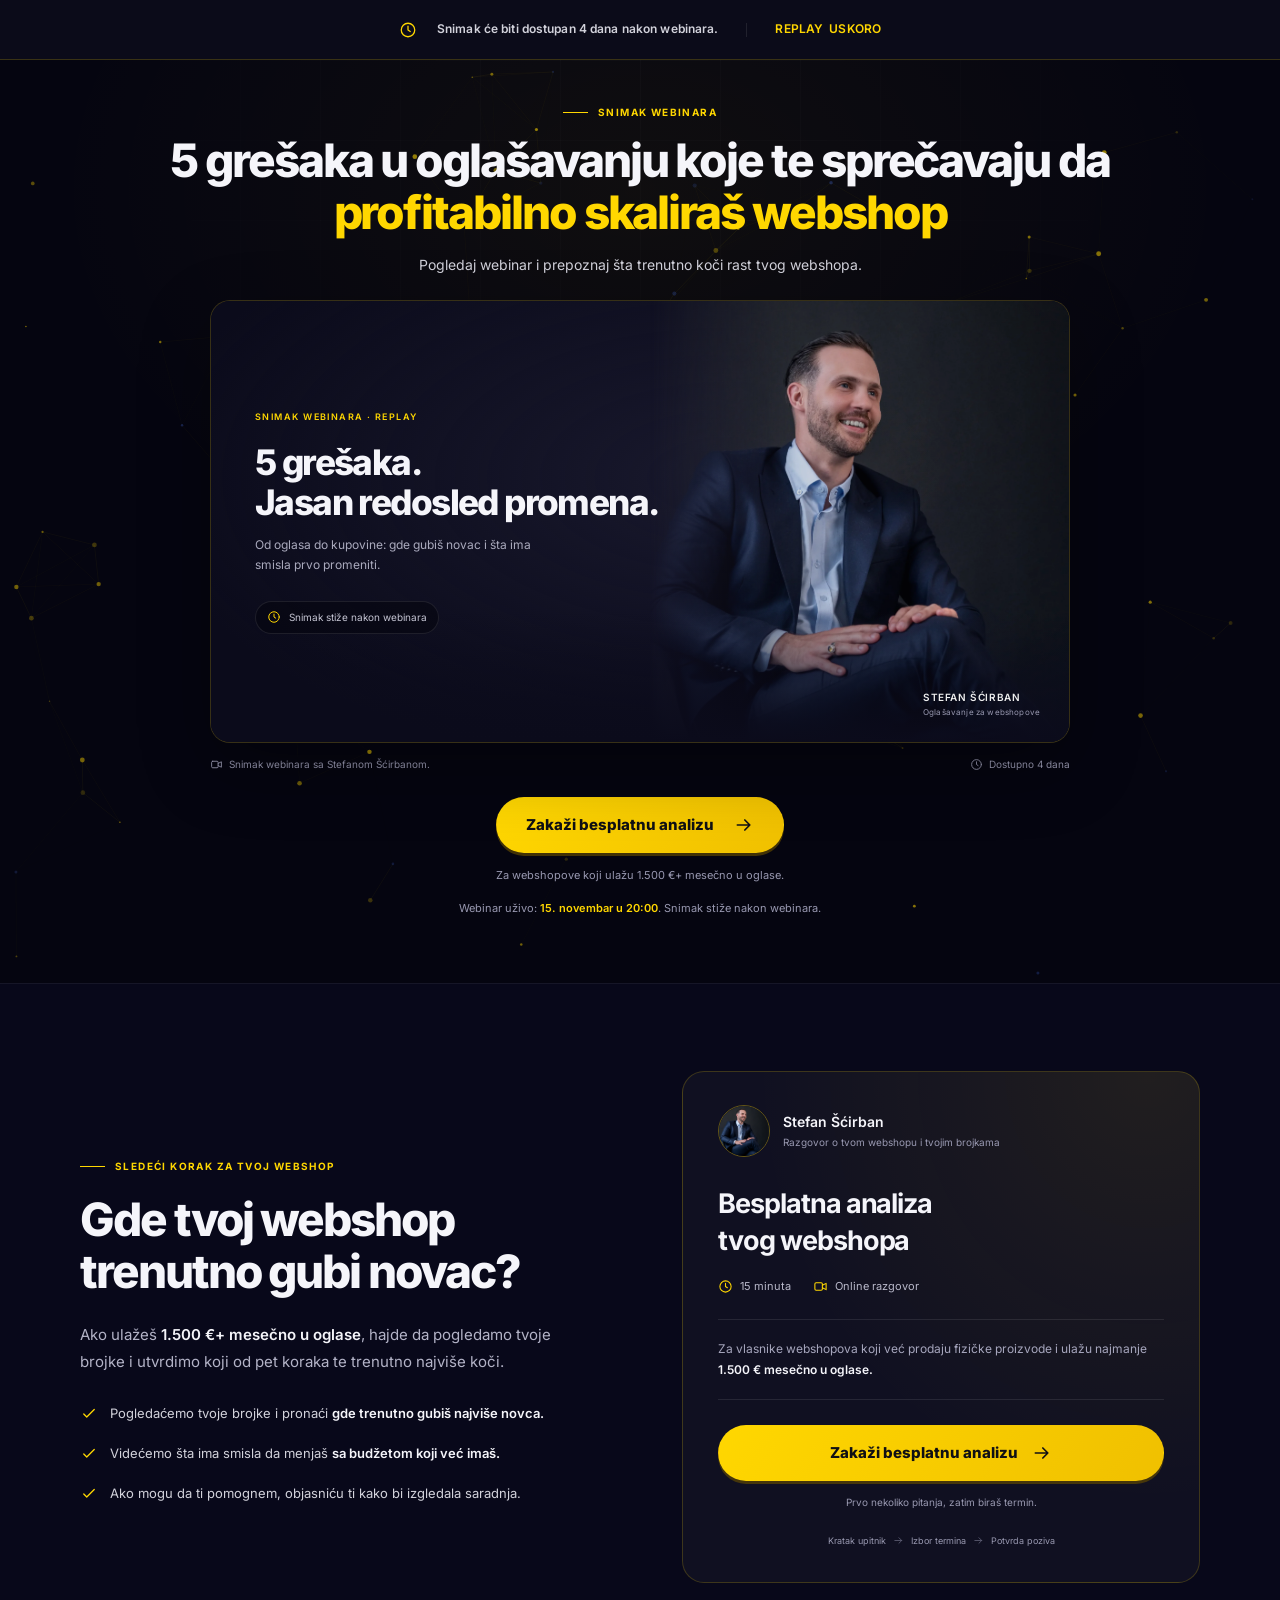
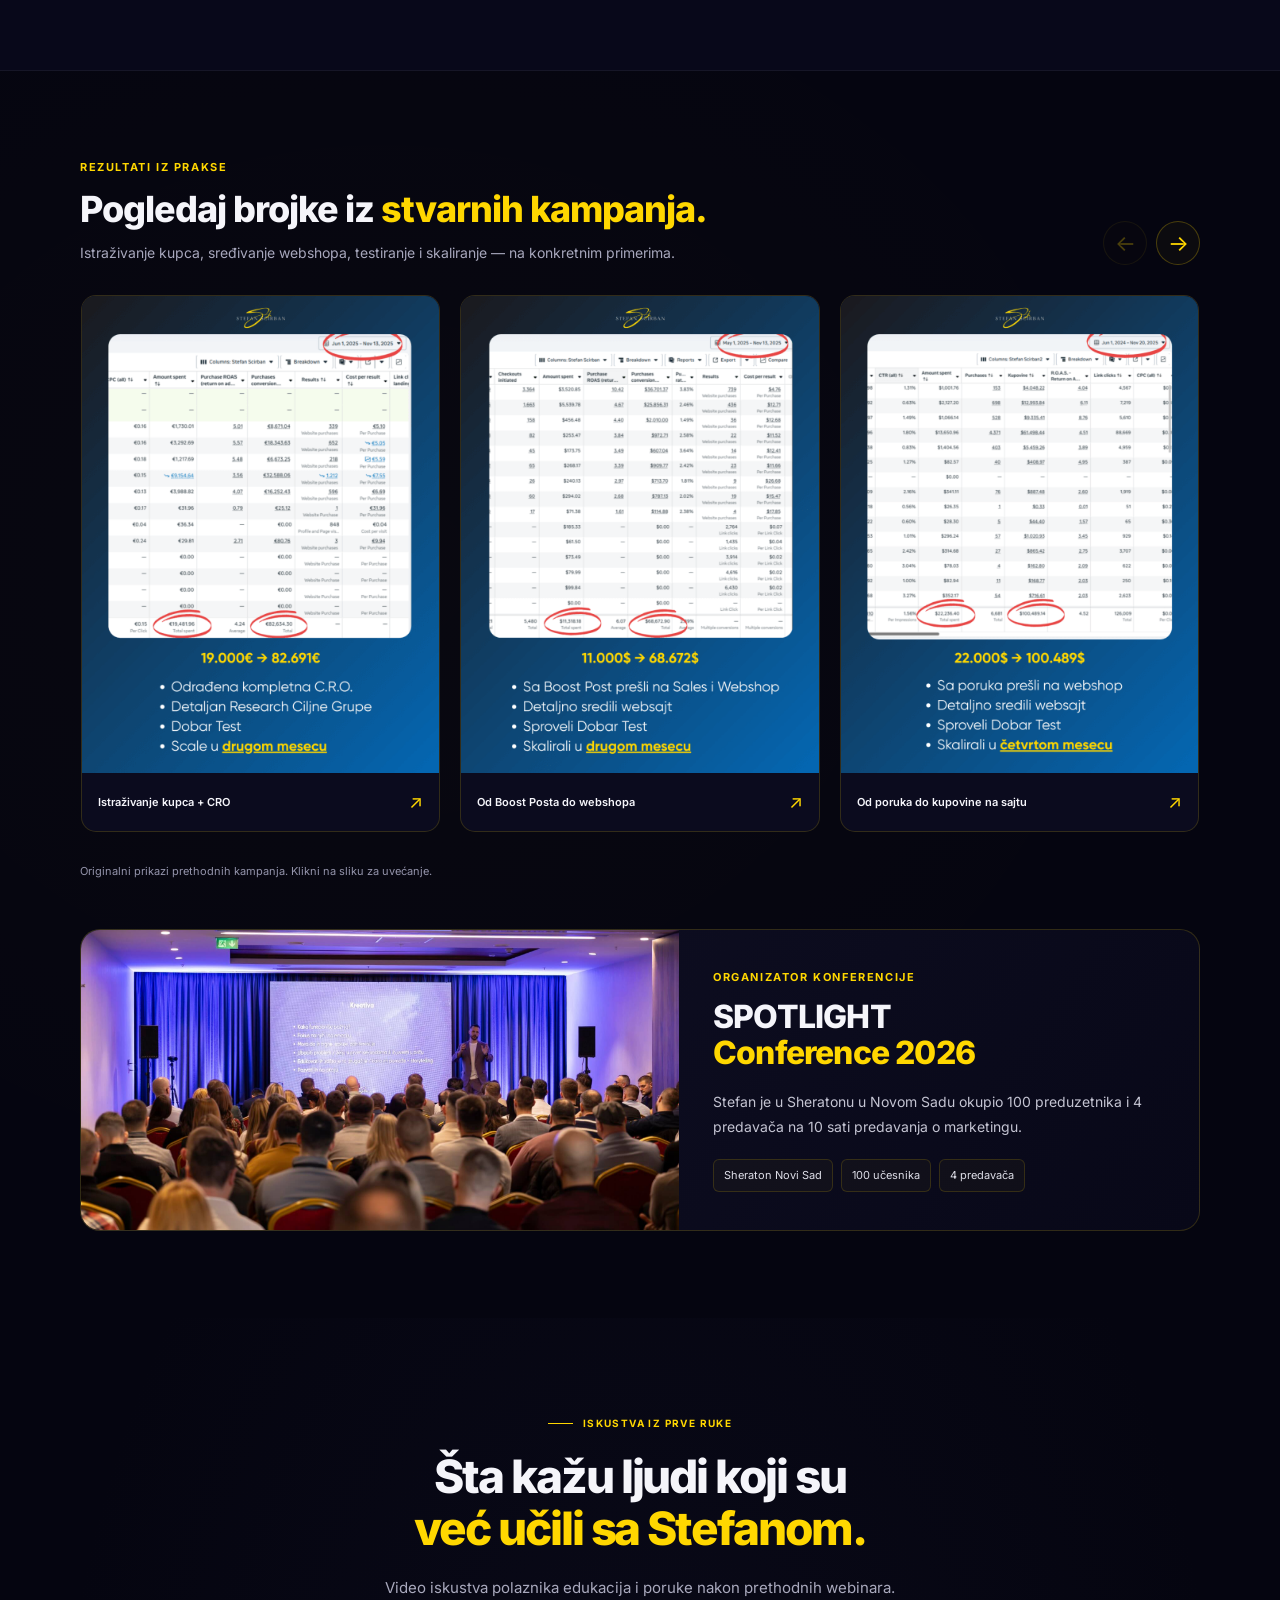
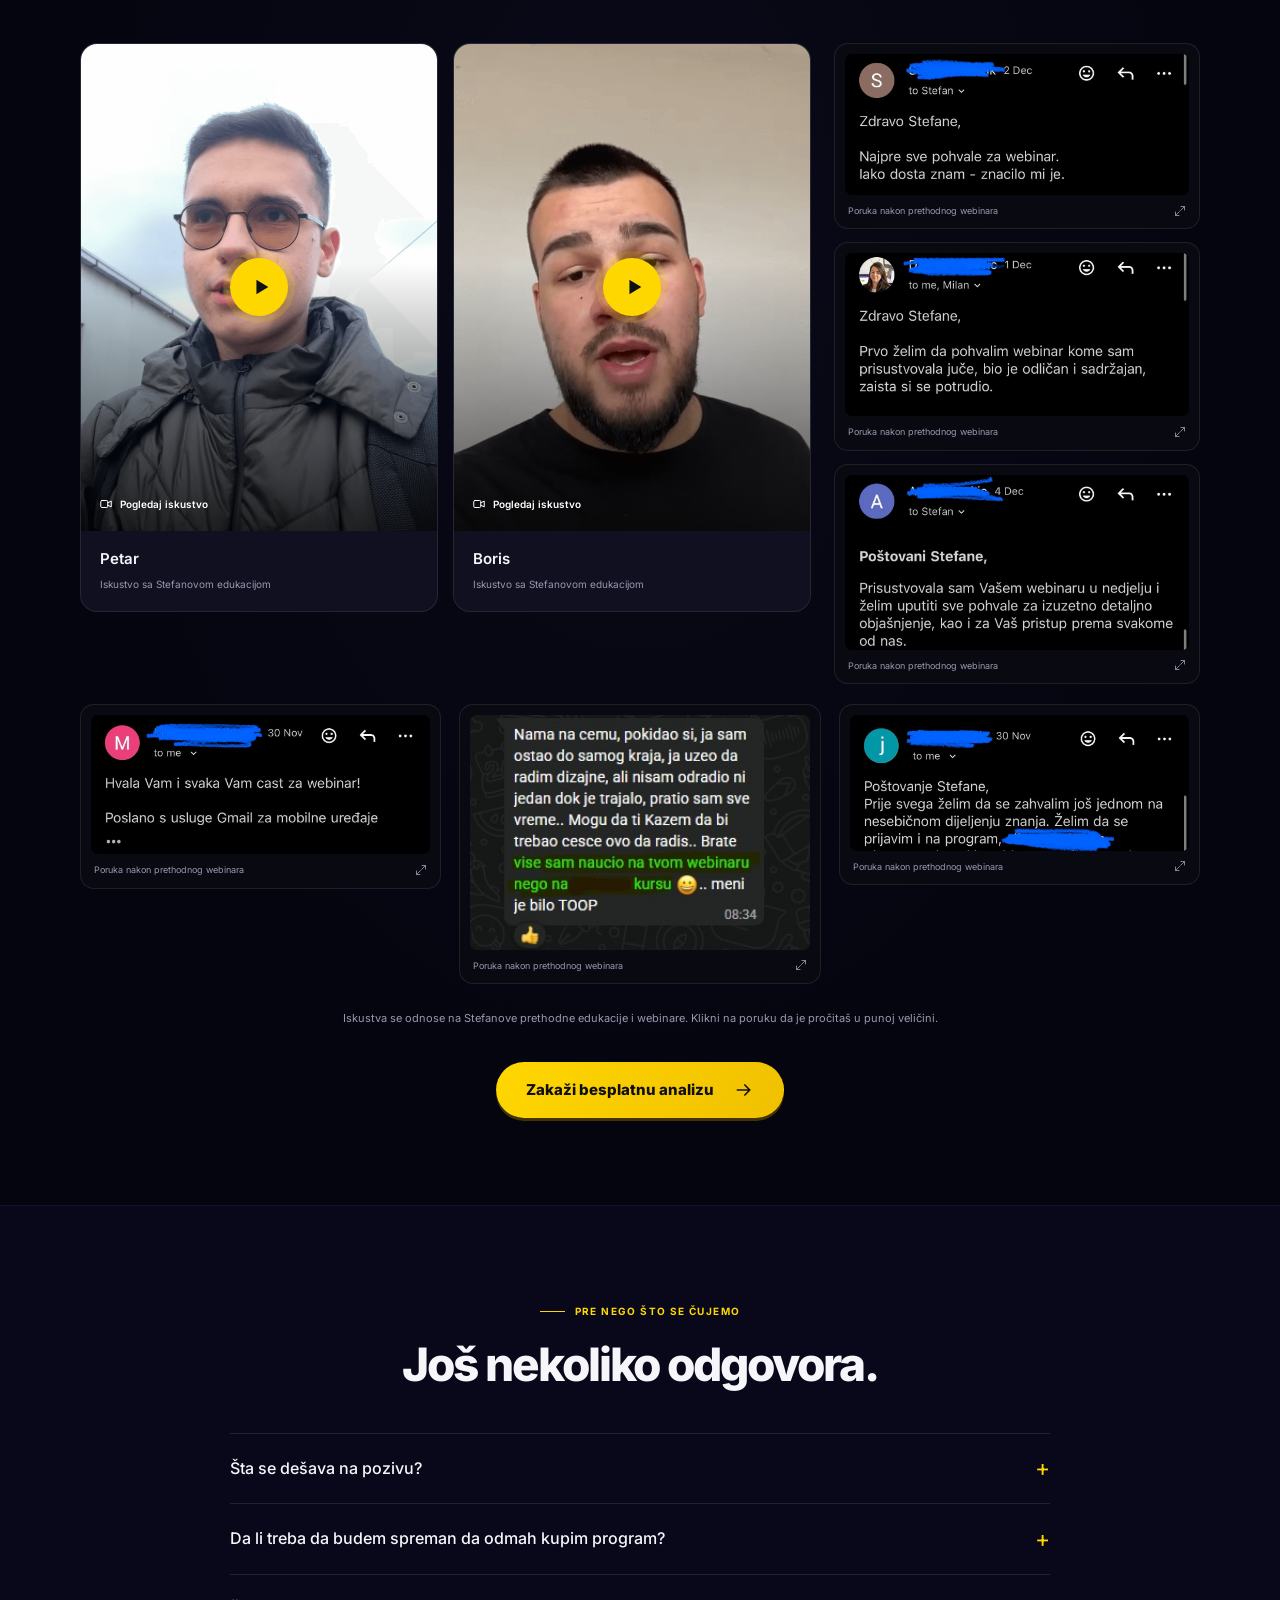
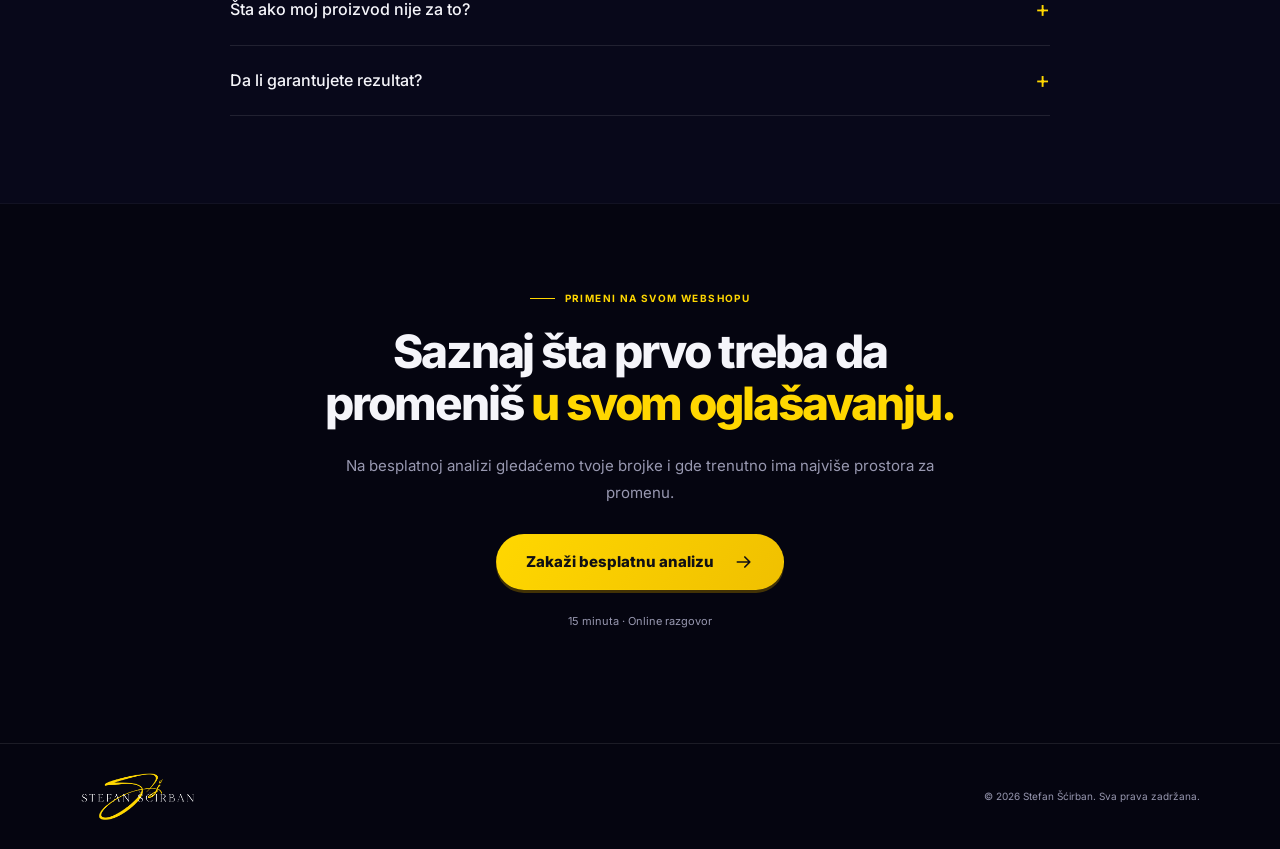
<file: replay/index.html>
<!doctype html><html lang="sr-Latn"><head><meta charset="UTF-8"><meta name="viewport" content="width=device-width,initial-scale=1"><meta name="theme-color" content="#050510"><meta name="robots" content="noindex,nofollow"><title>Snimak webinara | Stefan Šćirban</title><meta name="description" content="Pogledaj snimak webinara o pet grešaka u oglašavanju i zakaži besplatnu analizu svog webshopa."><link rel="icon" href="../assets/logo.png"><link rel="preload" href="../assets/inter-800.ttf" as="font" type="font/ttf" crossorigin><link rel="stylesheet" href="../funnel.css"><link rel="stylesheet" href="../brand-enhancements.css"><script src="../funnel-config.js" defer></script><script src="../funnel.js" defer></script><script src="../brand-enhancements.js" defer></script></head>
    <body class="funnel-page has-sticky" data-page="replay"><svg class="svg-definitions" xmlns="http://www.w3.org/2000/svg" aria-hidden="true"><defs>
<symbol id="i-arrow" viewBox="0 0 24 24"><path d="M4 12h15m-6-6 6 6-6 6"/></symbol>
<symbol id="i-check" viewBox="0 0 24 24"><path d="m5 12 4 4L19 6"/></symbol>
<symbol id="i-check-circle" viewBox="0 0 24 24"><circle cx="12" cy="12" r="9"/><path d="m8 12 3 3 5-6"/></symbol>
<symbol id="i-calendar" viewBox="0 0 24 24"><rect x="3" y="5" width="18" height="16" rx="3"/><path d="M7 3v4m10-4v4M3 11h18m-13 5h2m4 0h2"/></symbol>
<symbol id="i-mail" viewBox="0 0 24 24"><rect x="3" y="5" width="18" height="14" rx="3"/><path d="m3 7 9 6 9-6"/></symbol>
<symbol id="i-clock" viewBox="0 0 24 24"><circle cx="12" cy="12" r="9"/><path d="M12 7v5l3 2"/></symbol>
<symbol id="i-video" viewBox="0 0 24 24"><rect x="3" y="6" width="12" height="12" rx="2"/><path d="m15 10 6-3v10l-6-3"/></symbol>
<symbol id="i-play" viewBox="0 0 24 24"><path d="m7 4 13 8-13 8Z"/></symbol>
<symbol id="i-close" viewBox="0 0 24 24"><path d="m6 6 12 12M6 18 18 6"/></symbol>
<symbol id="i-expand" viewBox="0 0 24 24"><path d="M14 3h7v7m0-7-8 8M10 21H3v-7m0 7 8-8"/></symbol>
<symbol id="i-chart" viewBox="0 0 24 24"><path d="M4 3v17h17M8 15l4-5 4 2 5-7"/></symbol>
<symbol id="i-target" viewBox="0 0 24 24"><circle cx="12" cy="12" r="9"/><circle cx="12" cy="12" r="5"/><circle cx="12" cy="12" r="1"/></symbol>
<symbol id="i-margin" viewBox="0 0 24 24"><circle cx="7" cy="7" r="3"/><circle cx="17" cy="17" r="3"/><path d="m5 19 14-14"/></symbol>
<symbol id="i-info" viewBox="0 0 24 24"><circle cx="12" cy="12" r="9"/><path d="M12 11v6m0-10h.01"/></symbol>
</defs></svg><a class="skip-link" href="#main">Pređi na sadržaj</a><noscript><div class="no-js-note">Za video, upitnik i zakazivanje poziva uključi JavaScript u svom pregledaču.</div></noscript><header class="status-bar replay-status"><svg class="icon" aria-hidden="true"><use href="#i-clock"></use></svg><span data-replay-status>Snimak će biti dostupan 4 dana nakon webinara.</span><span class="bar-divider"></span><strong class="replay-time" data-replay-countdown>REPLAY USKORO</strong></header>
<main id="main"><section class="page-hero replay-hero"><div class="wrap center"><span class="eyebrow">SNIMAK WEBINARA</span><h1 class="page-title">5 grešaka u oglašavanju koje te sprečavaju da <span class="gold">profitabilno skaliraš webshop</span></h1><p class="page-intro">Pogledaj webinar i prepoznaj šta trenutno koči rast tvog webshopa.</p>
  <div class="video-frame" data-main-video="replay" aria-label="Snimak webinara">
      <div class="video-placeholder">
        <img src="../assets/stefan-portrait.webp" alt="Stefan Šćirban" width="2048" height="2560" fetchpriority="high">
        <div class="video-copy"><span class="video-overline">SNIMAK WEBINARA · REPLAY</span><h2>5 grešaka.<br>Jasan redosled promena.</h2><p>Od oglasa do kupovine: gde gubiš novac i šta ima smisla prvo promeniti.</p>
        <span class="video-unavailable"><svg class="icon" aria-hidden="true"><use href="#i-clock"></use></svg><span data-video-status>Video će uskoro biti dostupan</span></span></div>
        <div class="video-signature">STEFAN ŠĆIRBAN<span>Oglašavanje za webshopove</span></div>
      </div>
    </div>
  <div class="video-caption"><span><svg class="icon" aria-hidden="true"><use href="#i-video"></use></svg>Snimak webinara sa Stefanom Šćirbanom.</span><span><svg class="icon" aria-hidden="true"><use href="#i-clock"></use></svg>Dostupno 4 dana</span></div>
  <div class="hero-action"><button class="button " type="button" data-book>Zakaži besplatnu analizu<svg class="icon" aria-hidden="true"><use href="#i-arrow"></use></svg></button><p class="action-note">Za webshopove koji ulažu 1.500 €+ mesečno u oglase.</p></div><p class="replay-expiry" data-replay-deadline>Webinar uživo: <strong>15. novembar u 20:00</strong>. Snimak stiže nakon webinara.</p>
</div></section>
<section class="section booking-section" id="analiza" data-booking-section aria-labelledby="booking-heading">
      <div class="wrap booking-grid">
        <div class="booking-copy"><span class="eyebrow">SLEDEĆI KORAK ZA TVOJ WEBSHOP</span><h2 id="booking-heading">Gde tvoj webshop trenutno gubi novac?</h2><p>Ako ulažeš <strong>1.500 €+ mesečno u oglase</strong>, hajde da pogledamo tvoje brojke i utvrdimo koji od pet koraka te trenutno najviše koči.</p>
          <ul class="analysis-list">
            <li><svg class="icon" aria-hidden="true"><use href="#i-check"></use></svg><span>Pogledaćemo tvoje brojke i pronaći <strong>gde trenutno gubiš najviše novca.</strong></span></li>
            <li><svg class="icon" aria-hidden="true"><use href="#i-check"></use></svg><span>Videćemo šta ima smisla da menjaš <strong>sa budžetom koji već imaš.</strong></span></li>
            <li><svg class="icon" aria-hidden="true"><use href="#i-check"></use></svg><span>Ako mogu da ti pomognem, objasniću ti kako bi izgledala saradnja.</span></li>
          </ul>
        </div>
        <div class="booking-card">
          <div class="host-row"><img class="host-avatar" src="../assets/stefan-portrait.webp" alt="Stefan Šćirban" width="52" height="52" loading="lazy"><div><strong>Stefan Šćirban</strong><span>Razgovor o tvom webshopu i tvojim brojkama</span></div></div>
          <h3>Besplatna analiza<br>tvog webshopa</h3>
          <div class="booking-meta"><span><svg class="icon" aria-hidden="true"><use href="#i-clock"></use></svg>15 minuta</span><span><svg class="icon" aria-hidden="true"><use href="#i-video"></use></svg>Online razgovor</span></div>
          <p class="fit-note">Za vlasnike webshopova koji već prodaju fizičke proizvode i ulažu najmanje <strong>1.500 € mesečno u oglase.</strong></p>
          <button class="button " type="button" data-book>Zakaži besplatnu analizu<svg class="icon" aria-hidden="true"><use href="#i-arrow"></use></svg></button><p class="action-note">Prvo nekoliko pitanja, zatim biraš termin.</p>
          <div class="booking-path"><span>Kratak upitnik</span><svg class="icon" aria-hidden="true"><use href="#i-arrow"></use></svg><span>Izbor termina</span><svg class="icon" aria-hidden="true"><use href="#i-arrow"></use></svg><span>Potvrda poziva</span></div>
        </div>
      </div>
    </section><section class="section credibility-section" aria-label="Rezultati kampanja i iskustvo predavača"><div class="wrap"><div class="credibility-block" data-evidence-gallery><div class="evidence-heading"><div><span class="evidence-kicker">REZULTATI IZ PRAKSE</span><h3>Pogledaj brojke iz <span class="gold">stvarnih kampanja.</span></h3><p>Istraživanje kupca, sređivanje webshopa, testiranje i skaliranje — na konkretnim primerima.</p></div><div class="evidence-controls"><button class="evidence-arrow" type="button" data-evidence-prev aria-label="Prethodni rezultati">←</button><button class="evidence-arrow" type="button" data-evidence-next aria-label="Sledeći rezultati">→</button></div></div><div class="evidence-track" tabindex="0" role="region" aria-label="Pet originalnih prikaza rezultata kampanja"><figure class="evidence-card"><button type="button" class="evidence-open" data-proof-image="/assets/credibility/01.png" data-proof-alt="Originalni prikaz rezultata kampanje 1: Istraživanje kupca + CRO." data-proof-caption="Istraživanje kupca + CRO · Originalni prikaz rezultata sa Stefanove stranice." aria-label="Uvećaj rezultat kampanje 1"><img src="../assets/credibility/01.png" alt="Originalni prikaz rezultata kampanje 1: Istraživanje kupca + CRO." width="450" height="600" loading="lazy" decoding="async"></button><figcaption><strong>Istraživanje kupca + CRO</strong><span aria-hidden="true">↗</span></figcaption></figure><figure class="evidence-card"><button type="button" class="evidence-open" data-proof-image="/assets/credibility/02.png" data-proof-alt="Originalni prikaz rezultata kampanje 2: Od Boost Posta do webshopa." data-proof-caption="Od Boost Posta do webshopa · Originalni prikaz rezultata sa Stefanove stranice." aria-label="Uvećaj rezultat kampanje 2"><img src="../assets/credibility/02.png" alt="Originalni prikaz rezultata kampanje 2: Od Boost Posta do webshopa." width="450" height="600" loading="lazy" decoding="async"></button><figcaption><strong>Od Boost Posta do webshopa</strong><span aria-hidden="true">↗</span></figcaption></figure><figure class="evidence-card"><button type="button" class="evidence-open" data-proof-image="/assets/credibility/03.png" data-proof-alt="Originalni prikaz rezultata kampanje 3: Od poruka do kupovine na sajtu." data-proof-caption="Od poruka do kupovine na sajtu · Originalni prikaz rezultata sa Stefanove stranice." aria-label="Uvećaj rezultat kampanje 3"><img src="../assets/credibility/03.png" alt="Originalni prikaz rezultata kampanje 3: Od poruka do kupovine na sajtu." width="450" height="600" loading="lazy" decoding="async"></button><figcaption><strong>Od poruka do kupovine na sajtu</strong><span aria-hidden="true">↗</span></figcaption></figure><figure class="evidence-card"><button type="button" class="evidence-open" data-proof-image="/assets/credibility/04.png" data-proof-alt="Originalni prikaz rezultata kampanje 4: CRO + testiranje kampanja." data-proof-caption="CRO + testiranje kampanja · Originalni prikaz rezultata sa Stefanove stranice." aria-label="Uvećaj rezultat kampanje 4"><img src="../assets/credibility/04.png" alt="Originalni prikaz rezultata kampanje 4: CRO + testiranje kampanja." width="450" height="600" loading="lazy" decoding="async"></button><figcaption><strong>CRO + testiranje kampanja</strong><span aria-hidden="true">↗</span></figcaption></figure><figure class="evidence-card"><button type="button" class="evidence-open" data-proof-image="/assets/credibility/05.png" data-proof-alt="Originalni prikaz rezultata kampanje 5: Istraživanje + skaliranje." data-proof-caption="Istraživanje + skaliranje · Originalni prikaz rezultata sa Stefanove stranice." aria-label="Uvećaj rezultat kampanje 5"><img src="../assets/credibility/05.png" alt="Originalni prikaz rezultata kampanje 5: Istraživanje + skaliranje." width="450" height="600" loading="lazy" decoding="async"></button><figcaption><strong>Istraživanje + skaliranje</strong><span aria-hidden="true">↗</span></figcaption></figure></div><p class="evidence-note">Originalni prikazi prethodnih kampanja. Klikni na sliku za uvećanje.</p></div><article class="spotlight-proof"><figure><img src="../assets/credibility/stefan4.jpeg" alt="Stefan predaje na SPOTLIGHT konferenciji u Novom Sadu." width="1920" height="1080" loading="lazy" decoding="async"></figure><div class="spotlight-copy"><span class="evidence-kicker">ORGANIZATOR KONFERENCIJE</span><h3>SPOTLIGHT<br><span class="gold">Conference 2026</span></h3><p>Stefan je u Sheratonu u Novom Sadu okupio 100 preduzetnika i 4 predavača na 10 sati predavanja o marketingu.</p><div class="spotlight-facts"><span>Sheraton Novi Sad</span><span>100 učesnika</span><span>4 predavača</span></div></div></article></div></section><section class="section proof-section" aria-labelledby="proof-heading"><div class="wrap">
      <div class="section-heading"><span class="eyebrow">ISKUSTVA IZ PRVE RUKE</span><h2 id="proof-heading">Šta kažu ljudi koji su<br><span class="gold">već učili sa Stefanom.</span></h2><p>Video iskustva polaznika edukacija i poruke nakon prethodnih webinara.</p></div>
      <div class="proof-grid"><div class="testimonial-videos"><figure class="testimonial-video"><button type="button" class="testimonial-trigger" data-testimonial="https://player.vimeo.com/video/1163979239?h=b3c2751209" data-person="Petar" aria-label="Pogledaj video iskustvo: Petar">
          <img src="../assets/testimonials/petar.png" alt="Petar, polaznik Stefanove edukacije" loading="lazy" width="640" height="1040">
          <span class="play-circle"><svg class="icon" aria-hidden="true"><use href="#i-play"></use></svg></span><span class="watch-label"><svg class="icon" aria-hidden="true"><use href="#i-video"></use></svg>Pogledaj iskustvo</span></button>
          <figcaption><strong>Petar</strong><span>Iskustvo sa Stefanovom edukacijom</span></figcaption></figure><figure class="testimonial-video"><button type="button" class="testimonial-trigger" data-testimonial="https://player.vimeo.com/video/1163980026?h=ad5626ffd6" data-person="Boris" aria-label="Pogledaj video iskustvo: Boris">
          <img src="../assets/testimonials/boris.png" alt="Boris, polaznik Stefanove edukacije" loading="lazy" width="640" height="1040">
          <span class="play-circle"><svg class="icon" aria-hidden="true"><use href="#i-play"></use></svg></span><span class="watch-label"><svg class="icon" aria-hidden="true"><use href="#i-video"></use></svg>Pogledaj iskustvo</span></button>
          <figcaption><strong>Boris</strong><span>Iskustvo sa Stefanovom edukacijom</span></figcaption></figure></div><div class="message-wall"><figure class="message-proof"><button type="button" data-message-image="/assets/testimonials/test-1.jpeg" data-image-alt="Poruka polaznika: pohvala za webinar i korisnost sadržaja." aria-label="Uvećaj poruku polaznika 1"><img src="../assets/testimonials/test-1.jpeg" alt="Poruka polaznika: pohvala za webinar i korisnost sadržaja." width="1170" height="481" loading="lazy"></button><figcaption><span>Poruka nakon prethodnog webinara</span><svg class="icon" aria-hidden="true"><use href="#i-expand"></use></svg></figcaption></figure><figure class="message-proof"><button type="button" data-message-image="/assets/testimonials/test-2.jpeg" data-image-alt="Poruka polaznice: pohvala za sadržajan webinar i uložen trud." aria-label="Uvećaj poruku polaznika 2"><img src="../assets/testimonials/test-2.jpeg" alt="Poruka polaznice: pohvala za sadržajan webinar i uložen trud." width="1170" height="554" loading="lazy"></button><figcaption><span>Poruka nakon prethodnog webinara</span><svg class="icon" aria-hidden="true"><use href="#i-expand"></use></svg></figcaption></figure><figure class="message-proof"><button type="button" data-message-image="/assets/testimonials/test-4.jpeg" data-image-alt="Poruka polaznice: pohvala za detaljna objašnjenja i pristup učesnicima." aria-label="Uvećaj poruku polaznika 3"><img src="../assets/testimonials/test-4.jpeg" alt="Poruka polaznice: pohvala za detaljna objašnjenja i pristup učesnicima." width="1170" height="596" loading="lazy"></button><figcaption><span>Poruka nakon prethodnog webinara</span><svg class="icon" aria-hidden="true"><use href="#i-expand"></use></svg></figcaption></figure></div></div>
      <div class="extra-messages"><figure class="message-proof"><button type="button" data-message-image="/assets/testimonials/test5.jpg" data-image-alt="Poruka zahvalnosti nakon prethodnog webinara." aria-label="Uvećaj poruku polaznika 4"><img src="../assets/testimonials/test5.jpg" alt="Poruka zahvalnosti nakon prethodnog webinara." width="1170" height="481" loading="lazy"></button><figcaption><span>Poruka nakon prethodnog webinara</span><svg class="icon" aria-hidden="true"><use href="#i-expand"></use></svg></figcaption></figure><figure class="message-proof"><button type="button" data-message-image="/assets/testimonials/tesrt7.jpeg" data-image-alt="Poruka polaznika koji je ostao do kraja webinara." aria-label="Uvećaj poruku polaznika 5"><img src="../assets/testimonials/tesrt7.jpeg" alt="Poruka polaznika koji je ostao do kraja webinara." width="318" height="220" loading="lazy"></button><figcaption><span>Poruka nakon prethodnog webinara</span><svg class="icon" aria-hidden="true"><use href="#i-expand"></use></svg></figcaption></figure><figure class="message-proof"><button type="button" data-message-image="/assets/testimonials/test6.jpg" data-image-alt="Poruka polaznika o deljenju znanja i interesovanju za program." aria-label="Uvećaj poruku polaznika 6"><img src="../assets/testimonials/test6.jpg" alt="Poruka polaznika o deljenju znanja i interesovanju za program." width="1170" height="468" loading="lazy"></button><figcaption><span>Poruka nakon prethodnog webinara</span><svg class="icon" aria-hidden="true"><use href="#i-expand"></use></svg></figcaption></figure></div>
      <p class="proof-disclaimer">Iskustva se odnose na Stefanove prethodne edukacije i webinare. Klikni na poruku da je pročitaš u punoj veličini.</p>
      <div class="proof-cta" data-booking-section><button class="button " type="button" data-book>Zakaži besplatnu analizu<svg class="icon" aria-hidden="true"><use href="#i-arrow"></use></svg></button></div>
    </div></section><section class="section faq-section"><div class="wrap"><div class="section-heading"><span class="eyebrow">PRE NEGO ŠTO SE ČUJEMO</span><h2>Još nekoliko odgovora.</h2></div><div class="faq-list"><details><summary>Šta se dešava na pozivu?</summary><p>Gledamo tvoje brojke i tražimo gde webshop trenutno gubi najviše novca. Ako vidimo da mogu da ti pomognem, objasniću ti kako bi izgledala saradnja. Ako nema smisla za tvoju situaciju, reći ću ti.</p></details><details><summary>Da li treba da budem spreman da odmah kupim program?</summary><p>Razgovor služi da pogledamo tvoju situaciju i vidimo ima li smisla da radimo zajedno. Analiza je besplatna. Ako postoji dobar fit, objasniću ti saradnju, a ti donosiš odluku.</p></details><details><summary>Šta ako moj proizvod nije za to?</summary><p>Upravo to proveravamo na analizi. Ako procenimo da ovaj pristup nije pravo rešenje za tvoj proizvod i trenutnu situaciju, reći ćemo ti.</p></details><details><summary>Da li garantujete rezultat?</summary><p>Ne obećavamo određeni prihod ili profit. Radimo na postavljanju sistema i pružamo podršku tokom primene; rezultat zavisi i od proizvoda, tržišta i toga kako se dogovoreni koraci sprovode.</p></details></div></div></section>
<section class="closing-section"><div class="wrap narrow"><span class="eyebrow">PRIMENI NA SVOM WEBSHOPU</span><h2>Saznaj šta prvo treba da promeniš <span class="gold">u svom oglašavanju.</span></h2><p>Na besplatnoj analizi gledaćemo tvoje brojke i gde trenutno ima najviše prostora za promenu.</p><button class="button " type="button" data-book>Zakaži besplatnu analizu<svg class="icon" aria-hidden="true"><use href="#i-arrow"></use></svg></button><p class="action-note">15 minuta · Online razgovor</p></div></section></main><footer class="site-footer"><div class="wrap footer-inner"><img src="../assets/logo.png" alt="Stefan Šćirban" width="115" height="49" loading="lazy"><span>© 2026 Stefan Šćirban. Sva prava zadržana.</span><a data-privacy hidden>Privatnost podataka</a></div></footer><aside class="funnel-sticky" data-booking-section aria-label="Zakazivanje analize"><div class="sticky-caption"><span>Snimak webinara</span><strong data-replay-mobile>Replay uskoro</strong></div><button class="button " type="button" data-book>Zakaži besplatnu analizu<svg class="icon" aria-hidden="true"><use href="#i-arrow"></use></svg></button></aside><dialog class="media-dialog" id="testimonial-dialog" aria-labelledby="media-heading"><button class="dialog-close" type="button" data-close aria-label="Zatvori video"><svg class="icon" aria-hidden="true"><use href="#i-close"></use></svg></button><h2 class="media-title" id="media-heading">Iskustvo polaznika</h2><div class="media-content"></div></dialog>
    <dialog class="image-dialog" id="message-dialog" aria-label="Poruka polaznika u punoj veličini"><button class="dialog-close" type="button" data-close aria-label="Zatvori poruku"><svg class="icon" aria-hidden="true"><use href="#i-close"></use></svg></button><img src="../assets/testimonials/test-1.jpeg" alt=""><p>Originalna poruka sa Stefanove stranice.</p></dialog><dialog class="qualification-dialog" id="qualification-dialog" aria-labelledby="qual-title"><button class="dialog-close" type="button" data-close aria-label="Zatvori upitnik"><svg class="icon" aria-hidden="true"><use href="#i-close"></use></svg></button>
      <div class="qual-shell"><div id="qualification-flow">
        <div class="qual-eyebrow">BESPLATNA ANALIZA · KORAK <span id="step-number">1</span> OD 3</div><div class="qual-progress" aria-hidden="true"><span id="step-progress"></span></div>
        <h2 id="qual-title" tabindex="-1">Prvo da upoznam tvoj webshop.</h2><p class="qual-intro">Nekoliko pitanja da vidimo mogu li da ti pomognem. Zatim biraš termin koji ti odgovara.</p>
        <form id="qualification-form" novalidate>
          <fieldset class="qual-step" data-step="0"><legend>Proizvod i oglašavanje</legend>
            <fieldset class="radio-group"><legend>Šta prodaješ?</legend>
              <label class="choice"><input type="radio" name="product" value="Fizički proizvod preko svog webshopa" required>Fizički proizvod preko svog webshopa</label>
              <label class="choice"><input type="radio" name="product" value="Digitalni proizvod ili uslugu" data-dq="product">Digitalni proizvod ili uslugu</label>
              <label class="choice"><input type="radio" name="product" value="Još nemam proizvod" data-dq="product">Još nemam proizvod</label>
            </fieldset>
            <label class="field"><span>Koliko mesečno ulažeš u oglase?</span><select name="budget" required><option value="">Izaberi raspon</option><option value="Manje od 1.500 €" data-dq="budget">Manje od 1.500 €</option><option>1.500–3.000 €</option><option>3.000–10.000 €</option><option>Preko 10.000 €</option></select></label>
          </fieldset>
          <fieldset class="qual-step" data-step="1" hidden disabled><legend>Gde je webshop sada?</legend>
            <label class="field"><span>Okvirni mesečni prihod webshopa (€)</span><input name="revenue" type="text" inputmode="decimal" required maxlength="80" placeholder="Npr. 15.000 €"></label>
            <label class="field"><span>Ko trenutno vodi oglase?</span><select name="manager" required><option value="">Izaberi odgovor</option><option>Ja</option><option>Neko iz tima</option><option>Agencija</option><option>Frilenser</option></select></label>
            <label class="field"><span>Šta ti je najveći problem trenutno?</span><textarea name="problem" required maxlength="2000" placeholder="Npr. prodaja raste, ali na kraju meseca ostaje sve manje profita."></textarea></label>
          </fieldset>
          <fieldset class="qual-step" data-step="2" hidden disabled><legend>Cilj i sledeći korak</legend>
            <label class="field"><span>Gde želiš da budeš za 4 meseca?</span><textarea name="goal" required maxlength="2000" placeholder="Šta bi želeo da postigneš u prihodu i profitu?"></textarea></label>
            <fieldset class="radio-group"><legend>Ako vidimo da je program pravo rešenje za tebe, da li si spreman da uložiš vreme i novac u narednih 16 nedelja?</legend>
              <label class="choice"><input type="radio" name="readiness" value="Da" required>Da</label><label class="choice"><input type="radio" name="readiness" value="Samo istražujem" data-dq="readiness">Samo istražujem</label>
            </fieldset>
            <label class="field"><span>Link webshopa</span><input type="url" name="webshop" required maxlength="400" placeholder="https://tvojwebshop.com" autocomplete="url"></label>
            <label class="field"><span>Instagram stranica <span class="muted">(ako je imaš)</span></span><input name="instagram" maxlength="150" placeholder="@tvojwebshop" autocapitalize="none"></label>
          </fieldset>
          <p class="form-error" id="qual-error" role="alert" hidden></p>
          <div class="form-actions"><button class="back-button" type="button" id="qual-back" hidden>Nazad</button><button class="button" type="submit"><span id="qual-next-label">Nastavi</span><svg class="icon" aria-hidden="true"><use href="#i-arrow"></use></svg></button></div>
          <p class="form-note">Odgovori služe za pripremu analize. Prikaz termina ne potvrđuje poziv — potvrdu dobijaš nakon zakazivanja u kalendaru. <a data-privacy hidden>Privatnost podataka</a></p>
        </form>
      </div>
      <div class="qual-result" id="qualification-result" hidden aria-live="polite"><div class="result-icon"><svg class="icon" aria-hidden="true"><use href="#i-info"></use></svg></div><h2 id="result-heading" tabindex="-1"></h2><p id="result-description"></p><button type="button" class="button" id="result-close">Nastavi sa webinarom<svg class="icon" aria-hidden="true"><use href="#i-arrow"></use></svg></button><button class="text-link" type="button" id="qual-revise">Izmeni odgovore</button><small id="result-note"></small></div>
      <div class="calendar-panel" id="calendar-panel" hidden><h2 tabindex="-1">Izaberi termin razgovora.</h2><p>Vremena se prikazuju u tvojoj vremenskoj zoni. Potvrdu i link za poziv dobijaš nakon zakazivanja.</p><div class="calendar-embed" id="calendar-embed"></div><p class="calendar-note" id="calendar-load-status" role="status"></p><a class="text-link" id="calendar-fallback" target="_blank" rel="noopener noreferrer" hidden>Otvori kalendar u novom prozoru<svg class="icon" aria-hidden="true"><use href="#i-arrow"></use></svg></a></div>
      </div></dialog><dialog class="proof-lightbox" id="proof-lightbox" aria-label="Originalni prikaz u punoj veličini"><button class="proof-lightbox-close" type="button" data-proof-close aria-label="Zatvori uvećani prikaz">×</button><img alt=""><p></p></dialog></body></html>
</file>
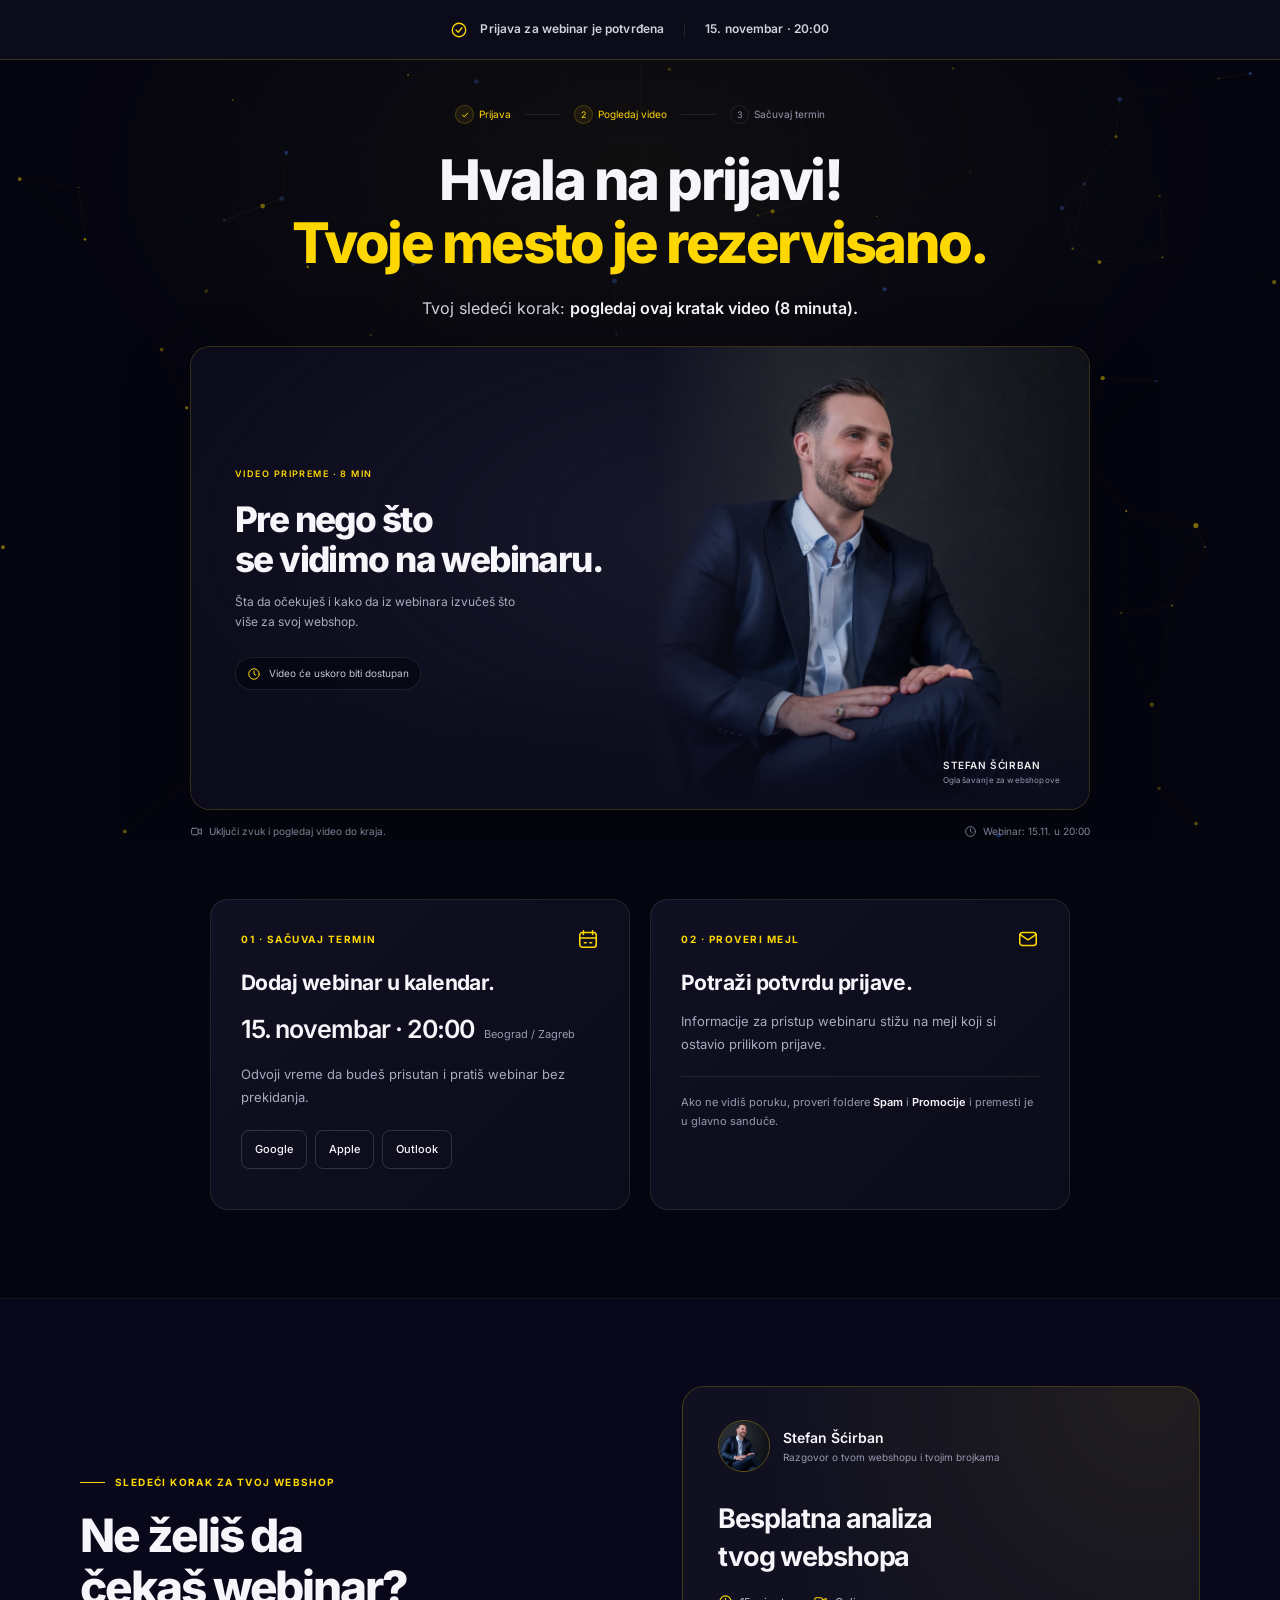
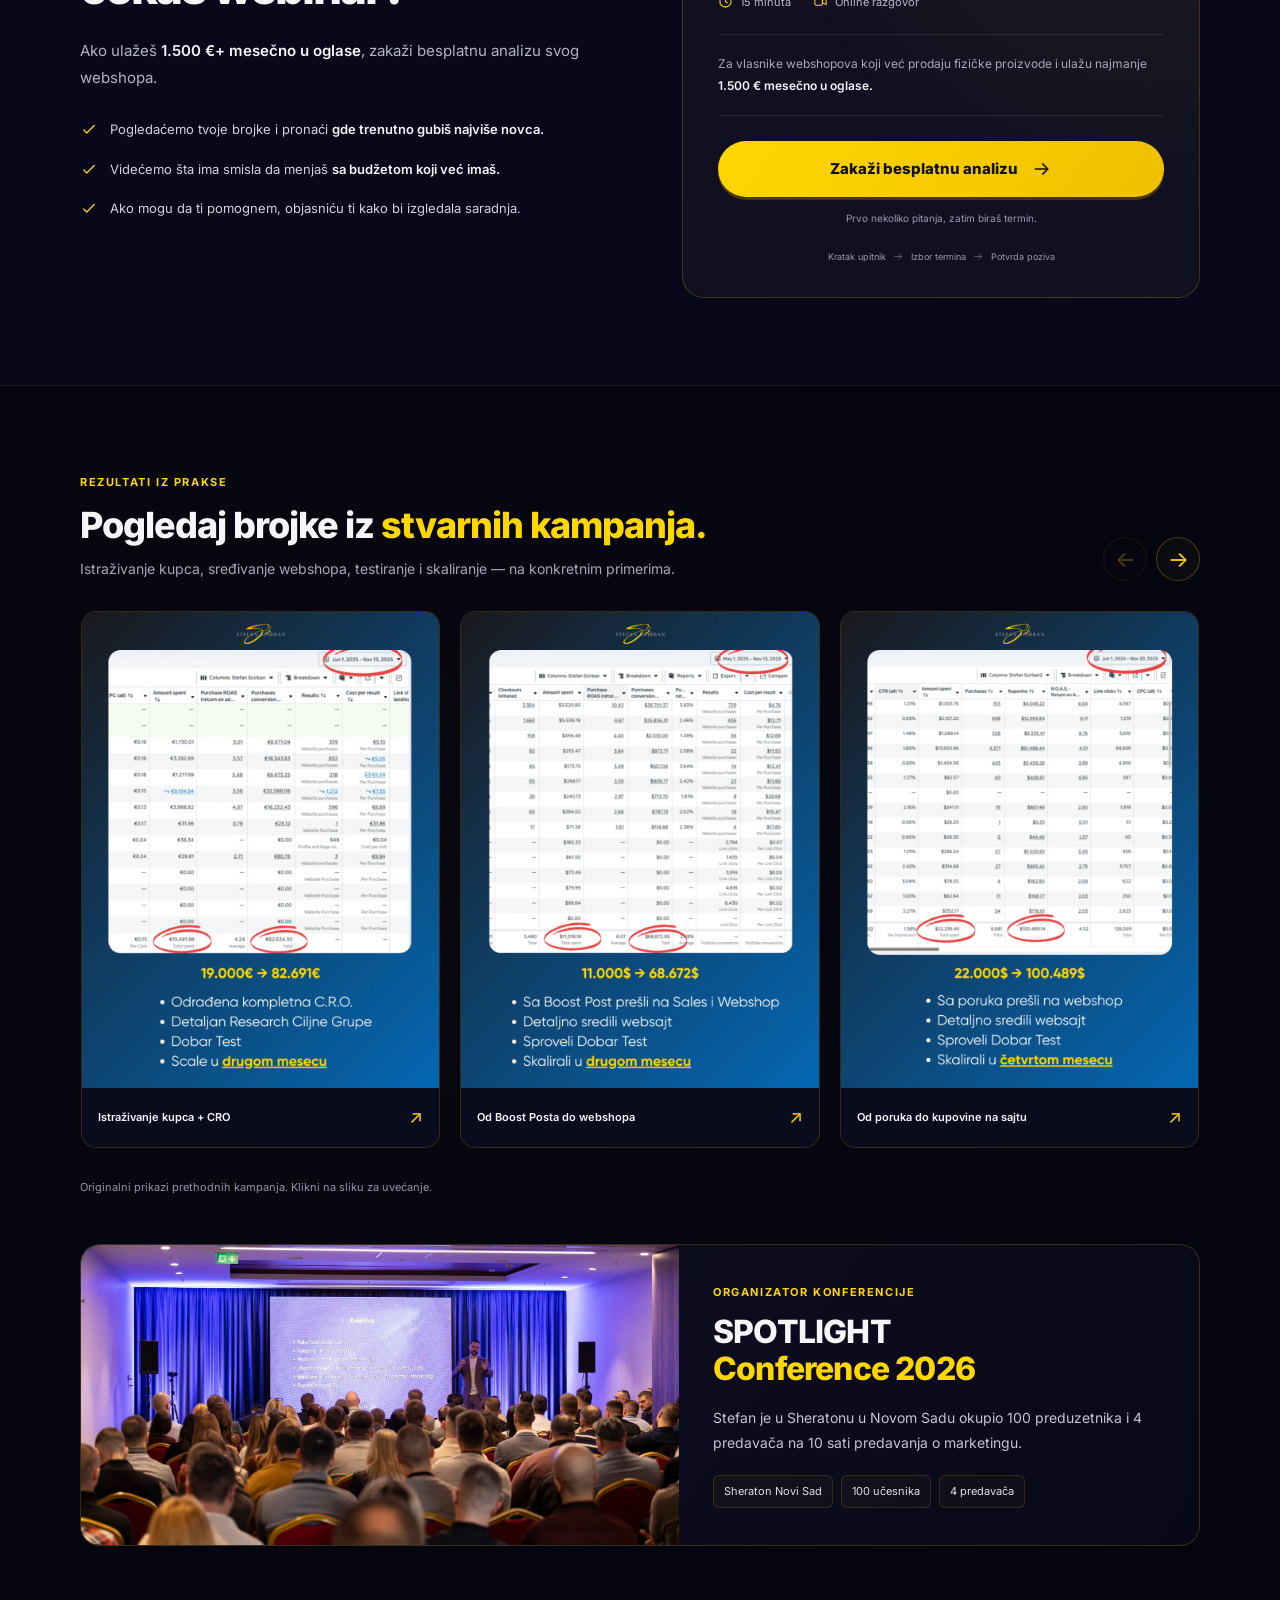
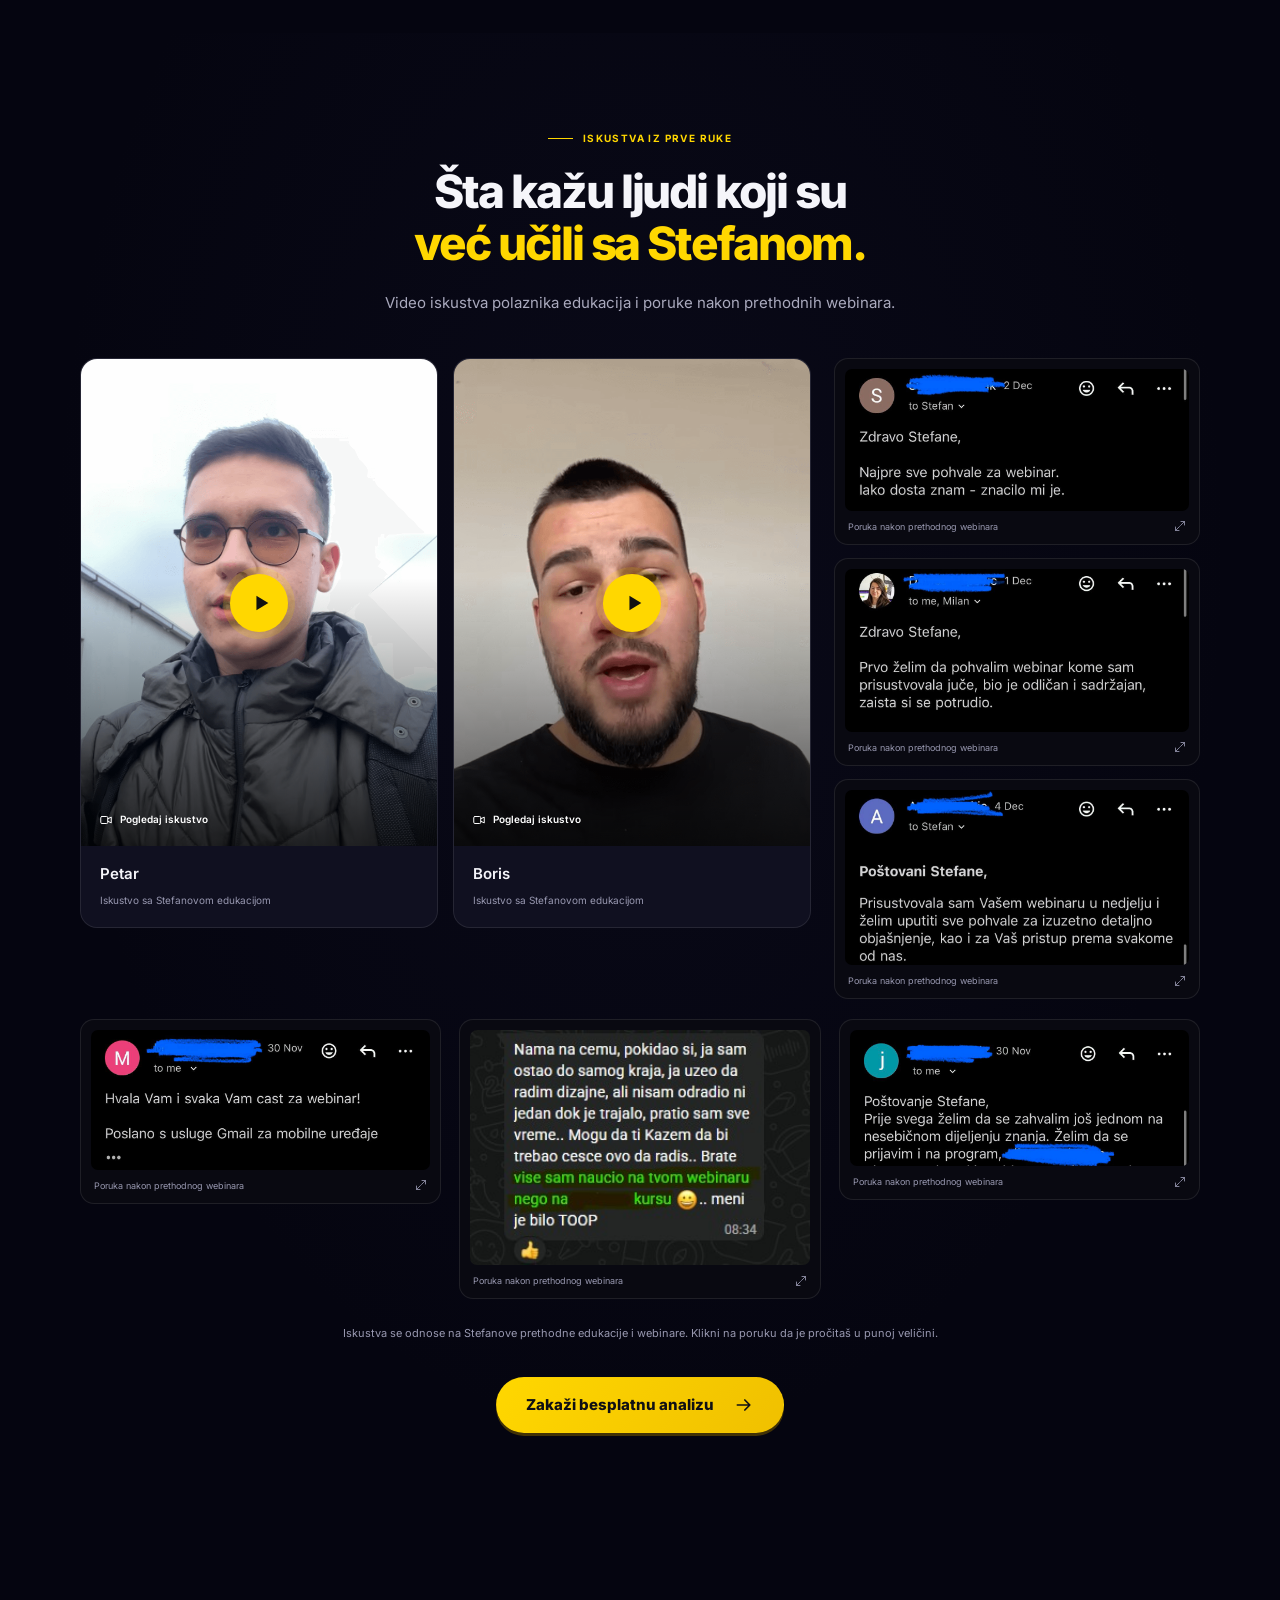
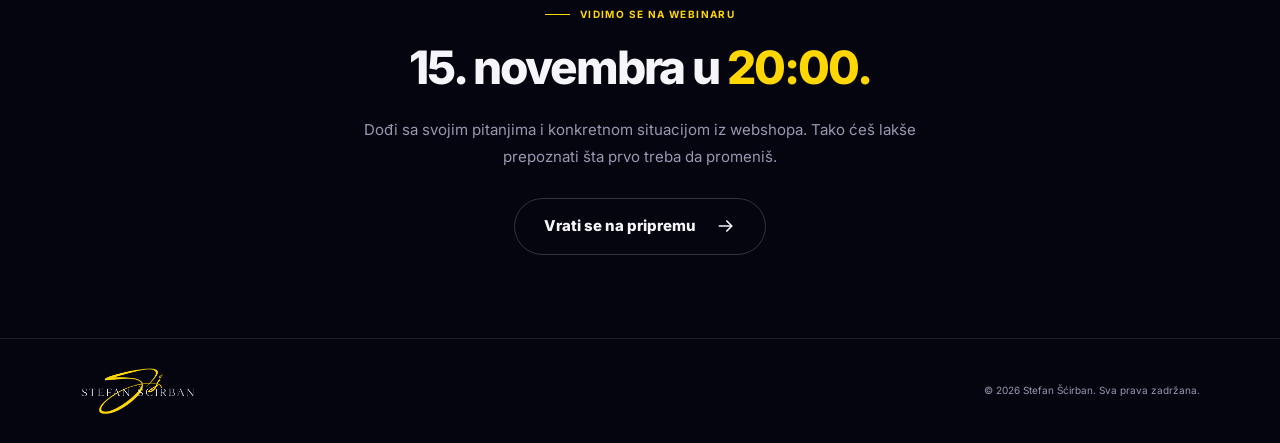
<file: thank-you/index.html>
<!doctype html><html lang="sr-Latn"><head><meta charset="UTF-8"><meta name="viewport" content="width=device-width,initial-scale=1"><meta name="theme-color" content="#050510"><meta name="robots" content="noindex,nofollow"><title>Hvala na prijavi | Stefan Šćirban</title><meta name="description" content="Tvoje mesto na webinaru je rezervisano. Pogledaj pripremni video, sačuvaj termin i zakaži besplatnu analizu webshopa."><link rel="icon" href="../assets/logo.png"><link rel="preload" href="../assets/inter-800.ttf" as="font" type="font/ttf" crossorigin><link rel="stylesheet" href="../funnel.css"><link rel="stylesheet" href="../brand-enhancements.css"><script src="../funnel-config.js" defer></script><script src="../funnel.js" defer></script><script src="../brand-enhancements.js" defer></script></head>
    <body class="funnel-page has-sticky" data-page="thank-you"><svg class="svg-definitions" xmlns="http://www.w3.org/2000/svg" aria-hidden="true"><defs>
<symbol id="i-arrow" viewBox="0 0 24 24"><path d="M4 12h15m-6-6 6 6-6 6"/></symbol>
<symbol id="i-check" viewBox="0 0 24 24"><path d="m5 12 4 4L19 6"/></symbol>
<symbol id="i-check-circle" viewBox="0 0 24 24"><circle cx="12" cy="12" r="9"/><path d="m8 12 3 3 5-6"/></symbol>
<symbol id="i-calendar" viewBox="0 0 24 24"><rect x="3" y="5" width="18" height="16" rx="3"/><path d="M7 3v4m10-4v4M3 11h18m-13 5h2m4 0h2"/></symbol>
<symbol id="i-mail" viewBox="0 0 24 24"><rect x="3" y="5" width="18" height="14" rx="3"/><path d="m3 7 9 6 9-6"/></symbol>
<symbol id="i-clock" viewBox="0 0 24 24"><circle cx="12" cy="12" r="9"/><path d="M12 7v5l3 2"/></symbol>
<symbol id="i-video" viewBox="0 0 24 24"><rect x="3" y="6" width="12" height="12" rx="2"/><path d="m15 10 6-3v10l-6-3"/></symbol>
<symbol id="i-play" viewBox="0 0 24 24"><path d="m7 4 13 8-13 8Z"/></symbol>
<symbol id="i-close" viewBox="0 0 24 24"><path d="m6 6 12 12M6 18 18 6"/></symbol>
<symbol id="i-expand" viewBox="0 0 24 24"><path d="M14 3h7v7m0-7-8 8M10 21H3v-7m0 7 8-8"/></symbol>
<symbol id="i-chart" viewBox="0 0 24 24"><path d="M4 3v17h17M8 15l4-5 4 2 5-7"/></symbol>
<symbol id="i-target" viewBox="0 0 24 24"><circle cx="12" cy="12" r="9"/><circle cx="12" cy="12" r="5"/><circle cx="12" cy="12" r="1"/></symbol>
<symbol id="i-margin" viewBox="0 0 24 24"><circle cx="7" cy="7" r="3"/><circle cx="17" cy="17" r="3"/><path d="m5 19 14-14"/></symbol>
<symbol id="i-info" viewBox="0 0 24 24"><circle cx="12" cy="12" r="9"/><path d="M12 11v6m0-10h.01"/></symbol>
</defs></svg><a class="skip-link" href="#main">Pređi na sadržaj</a><noscript><div class="no-js-note">Za video, upitnik i zakazivanje poziva uključi JavaScript u svom pregledaču.</div></noscript><header class="status-bar"><svg class="icon" aria-hidden="true"><use href="#i-check-circle"></use></svg><span>Prijava za webinar je potvrđena</span><span class="bar-divider"></span><span class="status-secondary">15. novembar · 20:00</span></header>
<main id="main"><section class="page-hero"><div class="wrap center">
  <div class="steps-line" aria-label="Tvoji sledeći koraci"><span class="done"><i>✓</i>Prijava</span><b></b><span class="done"><i>2</i>Pogledaj video</span><b></b><span><i>3</i>Sačuvaj termin</span></div>
  <h1 class="page-title">Hvala na prijavi!<span class="gold">Tvoje mesto je rezervisano.</span></h1><p class="page-intro">Tvoj sledeći korak: <strong>pogledaj ovaj kratak video (8 minuta).</strong></p>
  <div class="video-frame" data-main-video="thankYou" aria-label="Video pripreme">
      <div class="video-placeholder">
        <img src="../assets/stefan-portrait.webp" alt="Stefan Šćirban" width="2048" height="2560" fetchpriority="high">
        <div class="video-copy"><span class="video-overline">VIDEO PRIPREME · 8 MIN</span><h2>Pre nego što<br>se vidimo na webinaru.</h2><p>Šta da očekuješ i kako da iz webinara izvučeš što više za svoj webshop.</p>
        <span class="video-unavailable"><svg class="icon" aria-hidden="true"><use href="#i-clock"></use></svg><span data-video-status>Video će uskoro biti dostupan</span></span></div>
        <div class="video-signature">STEFAN ŠĆIRBAN<span>Oglašavanje za webshopove</span></div>
      </div>
    </div>
  <div class="video-caption"><span><svg class="icon" aria-hidden="true"><use href="#i-video"></use></svg>Uključi zvuk i pogledaj video do kraja.</span><span><svg class="icon" aria-hidden="true"><use href="#i-clock"></use></svg>Webinar: 15.11. u 20:00</span></div>
</div></section>
<section class="next-steps" aria-label="Priprema za webinar"><div class="wrap narrow two-cards">
  <article class="step-card"><div class="card-top"><span class="card-number">01 · SAČUVAJ TERMIN</span><svg class="icon" aria-hidden="true"><use href="#i-calendar"></use></svg></div><h3>Dodaj webinar u kalendar.</h3><div class="event-date"><strong>15. novembar · 20:00</strong><span>Beograd / Zagreb</span></div><p>Odvoji vreme da budeš prisutan i pratiš webinar bez prekidanja.</p><div class="calendar-links"><a data-calendar="google" href="#" target="_blank" rel="noopener noreferrer">Google</a><a data-calendar="apple" href="#">Apple</a><a data-calendar="outlook" href="#" target="_blank" rel="noopener noreferrer">Outlook</a></div><p class="calendar-status" id="calendar-status" role="status"></p></article>
  <article class="step-card"><div class="card-top"><span class="card-number">02 · PROVERI MEJL</span><svg class="icon" aria-hidden="true"><use href="#i-mail"></use></svg></div><h3>Potraži potvrdu prijave.</h3><p>Informacije za pristup webinaru stižu na mejl koji si ostavio prilikom prijave.</p><div class="mail-note">Ako ne vidiš poruku, proveri foldere <strong>Spam</strong> i <strong>Promocije</strong> i premesti je u glavno sanduče.</div></article>
</div></section>
<section class="section booking-section" id="analiza" data-booking-section aria-labelledby="booking-heading">
      <div class="wrap booking-grid">
        <div class="booking-copy"><span class="eyebrow">SLEDEĆI KORAK ZA TVOJ WEBSHOP</span><h2 id="booking-heading">Ne želiš da čekaš webinar?</h2><p>Ako ulažeš <strong>1.500 €+ mesečno u oglase</strong>, zakaži besplatnu analizu svog webshopa.</p>
          <ul class="analysis-list">
            <li><svg class="icon" aria-hidden="true"><use href="#i-check"></use></svg><span>Pogledaćemo tvoje brojke i pronaći <strong>gde trenutno gubiš najviše novca.</strong></span></li>
            <li><svg class="icon" aria-hidden="true"><use href="#i-check"></use></svg><span>Videćemo šta ima smisla da menjaš <strong>sa budžetom koji već imaš.</strong></span></li>
            <li><svg class="icon" aria-hidden="true"><use href="#i-check"></use></svg><span>Ako mogu da ti pomognem, objasniću ti kako bi izgledala saradnja.</span></li>
          </ul>
        </div>
        <div class="booking-card">
          <div class="host-row"><img class="host-avatar" src="../assets/stefan-portrait.webp" alt="Stefan Šćirban" width="52" height="52" loading="lazy"><div><strong>Stefan Šćirban</strong><span>Razgovor o tvom webshopu i tvojim brojkama</span></div></div>
          <h3>Besplatna analiza<br>tvog webshopa</h3>
          <div class="booking-meta"><span><svg class="icon" aria-hidden="true"><use href="#i-clock"></use></svg>15 minuta</span><span><svg class="icon" aria-hidden="true"><use href="#i-video"></use></svg>Online razgovor</span></div>
          <p class="fit-note">Za vlasnike webshopova koji već prodaju fizičke proizvode i ulažu najmanje <strong>1.500 € mesečno u oglase.</strong></p>
          <button class="button " type="button" data-book>Zakaži besplatnu analizu<svg class="icon" aria-hidden="true"><use href="#i-arrow"></use></svg></button><p class="action-note">Prvo nekoliko pitanja, zatim biraš termin.</p>
          <div class="booking-path"><span>Kratak upitnik</span><svg class="icon" aria-hidden="true"><use href="#i-arrow"></use></svg><span>Izbor termina</span><svg class="icon" aria-hidden="true"><use href="#i-arrow"></use></svg><span>Potvrda poziva</span></div>
        </div>
      </div>
    </section><section class="section credibility-section" aria-label="Rezultati kampanja i iskustvo predavača"><div class="wrap"><div class="credibility-block" data-evidence-gallery><div class="evidence-heading"><div><span class="evidence-kicker">REZULTATI IZ PRAKSE</span><h3>Pogledaj brojke iz <span class="gold">stvarnih kampanja.</span></h3><p>Istraživanje kupca, sređivanje webshopa, testiranje i skaliranje — na konkretnim primerima.</p></div><div class="evidence-controls"><button class="evidence-arrow" type="button" data-evidence-prev aria-label="Prethodni rezultati">←</button><button class="evidence-arrow" type="button" data-evidence-next aria-label="Sledeći rezultati">→</button></div></div><div class="evidence-track" tabindex="0" role="region" aria-label="Pet originalnih prikaza rezultata kampanja"><figure class="evidence-card"><button type="button" class="evidence-open" data-proof-image="/assets/credibility/01.png" data-proof-alt="Originalni prikaz rezultata kampanje 1: Istraživanje kupca + CRO." data-proof-caption="Istraživanje kupca + CRO · Originalni prikaz rezultata sa Stefanove stranice." aria-label="Uvećaj rezultat kampanje 1"><img src="../assets/credibility/01.png" alt="Originalni prikaz rezultata kampanje 1: Istraživanje kupca + CRO." width="450" height="600" loading="lazy" decoding="async"></button><figcaption><strong>Istraživanje kupca + CRO</strong><span aria-hidden="true">↗</span></figcaption></figure><figure class="evidence-card"><button type="button" class="evidence-open" data-proof-image="/assets/credibility/02.png" data-proof-alt="Originalni prikaz rezultata kampanje 2: Od Boost Posta do webshopa." data-proof-caption="Od Boost Posta do webshopa · Originalni prikaz rezultata sa Stefanove stranice." aria-label="Uvećaj rezultat kampanje 2"><img src="../assets/credibility/02.png" alt="Originalni prikaz rezultata kampanje 2: Od Boost Posta do webshopa." width="450" height="600" loading="lazy" decoding="async"></button><figcaption><strong>Od Boost Posta do webshopa</strong><span aria-hidden="true">↗</span></figcaption></figure><figure class="evidence-card"><button type="button" class="evidence-open" data-proof-image="/assets/credibility/03.png" data-proof-alt="Originalni prikaz rezultata kampanje 3: Od poruka do kupovine na sajtu." data-proof-caption="Od poruka do kupovine na sajtu · Originalni prikaz rezultata sa Stefanove stranice." aria-label="Uvećaj rezultat kampanje 3"><img src="../assets/credibility/03.png" alt="Originalni prikaz rezultata kampanje 3: Od poruka do kupovine na sajtu." width="450" height="600" loading="lazy" decoding="async"></button><figcaption><strong>Od poruka do kupovine na sajtu</strong><span aria-hidden="true">↗</span></figcaption></figure><figure class="evidence-card"><button type="button" class="evidence-open" data-proof-image="/assets/credibility/04.png" data-proof-alt="Originalni prikaz rezultata kampanje 4: CRO + testiranje kampanja." data-proof-caption="CRO + testiranje kampanja · Originalni prikaz rezultata sa Stefanove stranice." aria-label="Uvećaj rezultat kampanje 4"><img src="../assets/credibility/04.png" alt="Originalni prikaz rezultata kampanje 4: CRO + testiranje kampanja." width="450" height="600" loading="lazy" decoding="async"></button><figcaption><strong>CRO + testiranje kampanja</strong><span aria-hidden="true">↗</span></figcaption></figure><figure class="evidence-card"><button type="button" class="evidence-open" data-proof-image="/assets/credibility/05.png" data-proof-alt="Originalni prikaz rezultata kampanje 5: Istraživanje + skaliranje." data-proof-caption="Istraživanje + skaliranje · Originalni prikaz rezultata sa Stefanove stranice." aria-label="Uvećaj rezultat kampanje 5"><img src="../assets/credibility/05.png" alt="Originalni prikaz rezultata kampanje 5: Istraživanje + skaliranje." width="450" height="600" loading="lazy" decoding="async"></button><figcaption><strong>Istraživanje + skaliranje</strong><span aria-hidden="true">↗</span></figcaption></figure></div><p class="evidence-note">Originalni prikazi prethodnih kampanja. Klikni na sliku za uvećanje.</p></div><article class="spotlight-proof"><figure><img src="../assets/credibility/stefan4.jpeg" alt="Stefan predaje na SPOTLIGHT konferenciji u Novom Sadu." width="1920" height="1080" loading="lazy" decoding="async"></figure><div class="spotlight-copy"><span class="evidence-kicker">ORGANIZATOR KONFERENCIJE</span><h3>SPOTLIGHT<br><span class="gold">Conference 2026</span></h3><p>Stefan je u Sheratonu u Novom Sadu okupio 100 preduzetnika i 4 predavača na 10 sati predavanja o marketingu.</p><div class="spotlight-facts"><span>Sheraton Novi Sad</span><span>100 učesnika</span><span>4 predavača</span></div></div></article></div></section><section class="section proof-section" aria-labelledby="proof-heading"><div class="wrap">
      <div class="section-heading"><span class="eyebrow">ISKUSTVA IZ PRVE RUKE</span><h2 id="proof-heading">Šta kažu ljudi koji su<br><span class="gold">već učili sa Stefanom.</span></h2><p>Video iskustva polaznika edukacija i poruke nakon prethodnih webinara.</p></div>
      <div class="proof-grid"><div class="testimonial-videos"><figure class="testimonial-video"><button type="button" class="testimonial-trigger" data-testimonial="https://player.vimeo.com/video/1163979239?h=b3c2751209" data-person="Petar" aria-label="Pogledaj video iskustvo: Petar">
          <img src="../assets/testimonials/petar.png" alt="Petar, polaznik Stefanove edukacije" loading="lazy" width="640" height="1040">
          <span class="play-circle"><svg class="icon" aria-hidden="true"><use href="#i-play"></use></svg></span><span class="watch-label"><svg class="icon" aria-hidden="true"><use href="#i-video"></use></svg>Pogledaj iskustvo</span></button>
          <figcaption><strong>Petar</strong><span>Iskustvo sa Stefanovom edukacijom</span></figcaption></figure><figure class="testimonial-video"><button type="button" class="testimonial-trigger" data-testimonial="https://player.vimeo.com/video/1163980026?h=ad5626ffd6" data-person="Boris" aria-label="Pogledaj video iskustvo: Boris">
          <img src="../assets/testimonials/boris.png" alt="Boris, polaznik Stefanove edukacije" loading="lazy" width="640" height="1040">
          <span class="play-circle"><svg class="icon" aria-hidden="true"><use href="#i-play"></use></svg></span><span class="watch-label"><svg class="icon" aria-hidden="true"><use href="#i-video"></use></svg>Pogledaj iskustvo</span></button>
          <figcaption><strong>Boris</strong><span>Iskustvo sa Stefanovom edukacijom</span></figcaption></figure></div><div class="message-wall"><figure class="message-proof"><button type="button" data-message-image="/assets/testimonials/test-1.jpeg" data-image-alt="Poruka polaznika: pohvala za webinar i korisnost sadržaja." aria-label="Uvećaj poruku polaznika 1"><img src="../assets/testimonials/test-1.jpeg" alt="Poruka polaznika: pohvala za webinar i korisnost sadržaja." width="1170" height="481" loading="lazy"></button><figcaption><span>Poruka nakon prethodnog webinara</span><svg class="icon" aria-hidden="true"><use href="#i-expand"></use></svg></figcaption></figure><figure class="message-proof"><button type="button" data-message-image="/assets/testimonials/test-2.jpeg" data-image-alt="Poruka polaznice: pohvala za sadržajan webinar i uložen trud." aria-label="Uvećaj poruku polaznika 2"><img src="../assets/testimonials/test-2.jpeg" alt="Poruka polaznice: pohvala za sadržajan webinar i uložen trud." width="1170" height="554" loading="lazy"></button><figcaption><span>Poruka nakon prethodnog webinara</span><svg class="icon" aria-hidden="true"><use href="#i-expand"></use></svg></figcaption></figure><figure class="message-proof"><button type="button" data-message-image="/assets/testimonials/test-4.jpeg" data-image-alt="Poruka polaznice: pohvala za detaljna objašnjenja i pristup učesnicima." aria-label="Uvećaj poruku polaznika 3"><img src="../assets/testimonials/test-4.jpeg" alt="Poruka polaznice: pohvala za detaljna objašnjenja i pristup učesnicima." width="1170" height="596" loading="lazy"></button><figcaption><span>Poruka nakon prethodnog webinara</span><svg class="icon" aria-hidden="true"><use href="#i-expand"></use></svg></figcaption></figure></div></div>
      <div class="extra-messages"><figure class="message-proof"><button type="button" data-message-image="/assets/testimonials/test5.jpg" data-image-alt="Poruka zahvalnosti nakon prethodnog webinara." aria-label="Uvećaj poruku polaznika 4"><img src="../assets/testimonials/test5.jpg" alt="Poruka zahvalnosti nakon prethodnog webinara." width="1170" height="481" loading="lazy"></button><figcaption><span>Poruka nakon prethodnog webinara</span><svg class="icon" aria-hidden="true"><use href="#i-expand"></use></svg></figcaption></figure><figure class="message-proof"><button type="button" data-message-image="/assets/testimonials/tesrt7.jpeg" data-image-alt="Poruka polaznika koji je ostao do kraja webinara." aria-label="Uvećaj poruku polaznika 5"><img src="../assets/testimonials/tesrt7.jpeg" alt="Poruka polaznika koji je ostao do kraja webinara." width="318" height="220" loading="lazy"></button><figcaption><span>Poruka nakon prethodnog webinara</span><svg class="icon" aria-hidden="true"><use href="#i-expand"></use></svg></figcaption></figure><figure class="message-proof"><button type="button" data-message-image="/assets/testimonials/test6.jpg" data-image-alt="Poruka polaznika o deljenju znanja i interesovanju za program." aria-label="Uvećaj poruku polaznika 6"><img src="../assets/testimonials/test6.jpg" alt="Poruka polaznika o deljenju znanja i interesovanju za program." width="1170" height="468" loading="lazy"></button><figcaption><span>Poruka nakon prethodnog webinara</span><svg class="icon" aria-hidden="true"><use href="#i-expand"></use></svg></figcaption></figure></div>
      <p class="proof-disclaimer">Iskustva se odnose na Stefanove prethodne edukacije i webinare. Klikni na poruku da je pročitaš u punoj veličini.</p>
      <div class="proof-cta" data-booking-section><button class="button " type="button" data-book>Zakaži besplatnu analizu<svg class="icon" aria-hidden="true"><use href="#i-arrow"></use></svg></button></div>
    </div></section>
<section class="closing-section"><div class="wrap narrow"><span class="eyebrow">VIDIMO SE NA WEBINARU</span><h2>15. novembra u <span class="gold">20:00.</span></h2><p>Dođi sa svojim pitanjima i konkretnom situacijom iz webshopa. Tako ćeš lakše prepoznati šta prvo treba da promeniš.</p><a class="button button-secondary" href="#main">Vrati se na pripremu<svg class="icon" aria-hidden="true"><use href="#i-arrow"></use></svg></a></div></section></main><footer class="site-footer"><div class="wrap footer-inner"><img src="../assets/logo.png" alt="Stefan Šćirban" width="115" height="49" loading="lazy"><span>© 2026 Stefan Šćirban. Sva prava zadržana.</span><a data-privacy hidden>Privatnost podataka</a></div></footer><aside class="funnel-sticky" data-booking-section aria-label="Zakazivanje analize"><div class="sticky-caption"><span>Već ulažeš 1.500 €+ mesečno u oglase?</span></div><button class="button " type="button" data-book>Zakaži besplatnu analizu<svg class="icon" aria-hidden="true"><use href="#i-arrow"></use></svg></button></aside><dialog class="media-dialog" id="testimonial-dialog" aria-labelledby="media-heading"><button class="dialog-close" type="button" data-close aria-label="Zatvori video"><svg class="icon" aria-hidden="true"><use href="#i-close"></use></svg></button><h2 class="media-title" id="media-heading">Iskustvo polaznika</h2><div class="media-content"></div></dialog>
    <dialog class="image-dialog" id="message-dialog" aria-label="Poruka polaznika u punoj veličini"><button class="dialog-close" type="button" data-close aria-label="Zatvori poruku"><svg class="icon" aria-hidden="true"><use href="#i-close"></use></svg></button><img src="../assets/testimonials/test-1.jpeg" alt=""><p>Originalna poruka sa Stefanove stranice.</p></dialog><dialog class="qualification-dialog" id="qualification-dialog" aria-labelledby="qual-title"><button class="dialog-close" type="button" data-close aria-label="Zatvori upitnik"><svg class="icon" aria-hidden="true"><use href="#i-close"></use></svg></button>
      <div class="qual-shell"><div id="qualification-flow">
        <div class="qual-eyebrow">BESPLATNA ANALIZA · KORAK <span id="step-number">1</span> OD 3</div><div class="qual-progress" aria-hidden="true"><span id="step-progress"></span></div>
        <h2 id="qual-title" tabindex="-1">Prvo da upoznam tvoj webshop.</h2><p class="qual-intro">Nekoliko pitanja da vidimo mogu li da ti pomognem. Zatim biraš termin koji ti odgovara.</p>
        <form id="qualification-form" novalidate>
          <fieldset class="qual-step" data-step="0"><legend>Proizvod i oglašavanje</legend>
            <fieldset class="radio-group"><legend>Šta prodaješ?</legend>
              <label class="choice"><input type="radio" name="product" value="Fizički proizvod preko svog webshopa" required>Fizički proizvod preko svog webshopa</label>
              <label class="choice"><input type="radio" name="product" value="Digitalni proizvod ili uslugu" data-dq="product">Digitalni proizvod ili uslugu</label>
              <label class="choice"><input type="radio" name="product" value="Još nemam proizvod" data-dq="product">Još nemam proizvod</label>
            </fieldset>
            <label class="field"><span>Koliko mesečno ulažeš u oglase?</span><select name="budget" required><option value="">Izaberi raspon</option><option value="Manje od 1.500 €" data-dq="budget">Manje od 1.500 €</option><option>1.500–3.000 €</option><option>3.000–10.000 €</option><option>Preko 10.000 €</option></select></label>
          </fieldset>
          <fieldset class="qual-step" data-step="1" hidden disabled><legend>Gde je webshop sada?</legend>
            <label class="field"><span>Okvirni mesečni prihod webshopa (€)</span><input name="revenue" type="text" inputmode="decimal" required maxlength="80" placeholder="Npr. 15.000 €"></label>
            <label class="field"><span>Ko trenutno vodi oglase?</span><select name="manager" required><option value="">Izaberi odgovor</option><option>Ja</option><option>Neko iz tima</option><option>Agencija</option><option>Frilenser</option></select></label>
            <label class="field"><span>Šta ti je najveći problem trenutno?</span><textarea name="problem" required maxlength="2000" placeholder="Npr. prodaja raste, ali na kraju meseca ostaje sve manje profita."></textarea></label>
          </fieldset>
          <fieldset class="qual-step" data-step="2" hidden disabled><legend>Cilj i sledeći korak</legend>
            <label class="field"><span>Gde želiš da budeš za 4 meseca?</span><textarea name="goal" required maxlength="2000" placeholder="Šta bi želeo da postigneš u prihodu i profitu?"></textarea></label>
            <fieldset class="radio-group"><legend>Ako vidimo da je program pravo rešenje za tebe, da li si spreman da uložiš vreme i novac u narednih 16 nedelja?</legend>
              <label class="choice"><input type="radio" name="readiness" value="Da" required>Da</label><label class="choice"><input type="radio" name="readiness" value="Samo istražujem" data-dq="readiness">Samo istražujem</label>
            </fieldset>
            <label class="field"><span>Link webshopa</span><input type="url" name="webshop" required maxlength="400" placeholder="https://tvojwebshop.com" autocomplete="url"></label>
            <label class="field"><span>Instagram stranica <span class="muted">(ako je imaš)</span></span><input name="instagram" maxlength="150" placeholder="@tvojwebshop" autocapitalize="none"></label>
          </fieldset>
          <p class="form-error" id="qual-error" role="alert" hidden></p>
          <div class="form-actions"><button class="back-button" type="button" id="qual-back" hidden>Nazad</button><button class="button" type="submit"><span id="qual-next-label">Nastavi</span><svg class="icon" aria-hidden="true"><use href="#i-arrow"></use></svg></button></div>
          <p class="form-note">Odgovori služe za pripremu analize. Prikaz termina ne potvrđuje poziv — potvrdu dobijaš nakon zakazivanja u kalendaru. <a data-privacy hidden>Privatnost podataka</a></p>
        </form>
      </div>
      <div class="qual-result" id="qualification-result" hidden aria-live="polite"><div class="result-icon"><svg class="icon" aria-hidden="true"><use href="#i-info"></use></svg></div><h2 id="result-heading" tabindex="-1"></h2><p id="result-description"></p><button type="button" class="button" id="result-close">Nastavi sa webinarom<svg class="icon" aria-hidden="true"><use href="#i-arrow"></use></svg></button><button class="text-link" type="button" id="qual-revise">Izmeni odgovore</button><small id="result-note"></small></div>
      <div class="calendar-panel" id="calendar-panel" hidden><h2 tabindex="-1">Izaberi termin razgovora.</h2><p>Vremena se prikazuju u tvojoj vremenskoj zoni. Potvrdu i link za poziv dobijaš nakon zakazivanja.</p><div class="calendar-embed" id="calendar-embed"></div><p class="calendar-note" id="calendar-load-status" role="status"></p><a class="text-link" id="calendar-fallback" target="_blank" rel="noopener noreferrer" hidden>Otvori kalendar u novom prozoru<svg class="icon" aria-hidden="true"><use href="#i-arrow"></use></svg></a></div>
      </div></dialog><dialog class="proof-lightbox" id="proof-lightbox" aria-label="Originalni prikaz u punoj veličini"><button class="proof-lightbox-close" type="button" data-proof-close aria-label="Zatvori uvećani prikaz">×</button><img alt=""><p></p></dialog></body></html>
</file>
<file: styles.css>
@font-face{font-family:Inter;src:url('assets/inter-400.ttf') format('truetype');font-weight:400;font-display:swap}
@font-face{font-family:Inter;src:url('assets/inter-500.ttf') format('truetype');font-weight:500;font-display:swap}
@font-face{font-family:Inter;src:url('assets/inter-600.ttf') format('truetype');font-weight:600;font-display:swap}
@font-face{font-family:Inter;src:url('assets/inter-700.ttf') format('truetype');font-weight:700;font-display:swap}
@font-face{font-family:Inter;src:url('assets/inter-800.ttf') format('truetype');font-weight:800;font-display:swap}
@font-face{font-family:Inter;src:url('assets/inter-900.ttf') format('truetype');font-weight:900;font-display:swap}
:root{--bg:#050510;--section:#08081a;--card:#0f0f24;--gold:#ffd700;--gold-light:#ffe44d;--white:#f5f5fa;--body:#d2d2db;--muted:#9494ab;--line:rgba(255,255,255,.09);--gold-line:rgba(255,215,0,.16);color-scheme:dark;font-family:Inter,Arial,sans-serif;font-synthesis:none}
*,*::before,*::after{box-sizing:border-box}html{scroll-behavior:smooth;scroll-padding-top:36px}body{margin:0;background:var(--bg);color:var(--body);font-size:17px;line-height:1.7;-webkit-font-smoothing:antialiased}body.modal-open{overflow:hidden}button,input,a{-webkit-tap-highlight-color:transparent}button,input{font:inherit}button,a{touch-action:manipulation}button{cursor:pointer}a{color:inherit;text-decoration:none}img{display:block;max-width:100%;height:auto}h1,h2,h3,p,figure{margin:0}h1,h2,h3{color:var(--white);text-wrap:balance}h1,h2{font-weight:800;letter-spacing:-.045em;line-height:1.12}h2{font-size:clamp(32px,4.2vw,48px)}h3{letter-spacing:-.025em;line-height:1.35;font-weight:700}strong{font-weight:600;color:var(--white)}button:focus-visible,a:focus-visible,input:focus-visible{outline:3px solid var(--gold-light);outline-offset:5px}::selection{background:var(--gold);color:var(--bg)}[hidden]{display:none!important}.svg-definitions{position:absolute;width:0;height:0;overflow:hidden}.icon{width:24px;height:24px;fill:none;stroke:currentColor;stroke-width:1.7;stroke-linecap:round;stroke-linejoin:round;flex:none}.wrap{width:min(1120px,calc(100% - 64px));margin-inline:auto}.narrow{max-width:810px}.center{text-align:center}.gold{color:var(--gold)}.section{padding:112px 0}.skip-link{position:fixed;z-index:200;top:12px;left:12px;padding:12px 20px;background:var(--gold);color:var(--bg);transform:translateY(-180%)}.skip-link:focus{transform:none}
.site-header{position:relative;z-index:3;border-bottom:1px solid rgba(255,255,255,.055);background:rgba(5,5,16,.9)}.header-inner{height:89px;display:flex;align-items:center;justify-content:space-between}.brand{display:block;width:142px}.brand img{width:142px;aspect-ratio:3491/1483}.header-right{display:flex;align-items:center;gap:32px}.header-label{font-size:11px;letter-spacing:.13em;font-weight:600;color:var(--muted)}.header-label span{color:var(--gold);margin-inline:6px}.button{display:inline-flex;align-items:center;justify-content:center;gap:22px;min-height:56px;padding:17px 29px;border:1px solid transparent;border-radius:999px;background:linear-gradient(125deg,#ffd700,#f0c000);color:#101014;font-size:15px;line-height:1.3;font-weight:800;text-align:center;transition:background .2s,transform .2s,box-shadow .2s;box-shadow:0 3px 0 rgba(93,71,0,.7)}.button:hover{background:linear-gradient(125deg,#ffe44d,#ffd700);transform:translateY(-2px);box-shadow:0 5px 0 rgba(93,71,0,.6),0 8px 32px rgba(255,215,0,.13)}.button:active{transform:translateY(1px);box-shadow:0 1px 0 rgba(93,71,0,.6)}.button .icon{width:21px;height:21px;stroke-width:2}.button-small{min-height:40px;padding:11px 19px;gap:13px;font-size:12px;box-shadow:none}.button-small .icon{width:17px;height:17px}.button-large{min-height:62px;padding-inline:34px;font-size:17px}.button:disabled{opacity:.65;cursor:wait;transform:none}
.hero{position:relative;isolation:isolate;overflow:hidden;padding:49px 0 33px;background:radial-gradient(ellipse 54% 58% at 50% 28%,rgba(255,215,0,.055),transparent 70%),linear-gradient(180deg,#080812,#050510)}.hero-grid{position:absolute;z-index:-2;inset:0;background-image:linear-gradient(rgba(255,255,255,.024) 1px,transparent 1px),linear-gradient(90deg,rgba(255,255,255,.024) 1px,transparent 1px);background-size:80px 80px;mask-image:radial-gradient(ellipse at 50% 10%,#000,transparent 69%)}.hero-orbit{position:absolute;border:1px solid rgba(255,215,0,.075);border-radius:50%;width:1100px;height:1100px;left:50%;top:-105px;transform:translateX(-50%);z-index:-1;pointer-events:none;mask-image:linear-gradient(90deg,#000,transparent 28%,transparent 72%,#000)}.orbit-two{width:1360px;height:1360px;top:-235px;border-color:rgba(255,215,0,.04)}.hero-content{text-align:center;position:relative}.event-badges{display:flex;align-items:center;justify-content:center;gap:13px;flex-wrap:wrap;margin-bottom:25px}.eyebrow{font-size:10px;font-weight:700;letter-spacing:.12em;line-height:1.4}.live-badge{display:inline-flex;align-items:center;justify-content:center;gap:8px;padding:8px 13px;border:1px solid var(--gold-line);border-radius:100px;background:rgba(255,215,0,.045);color:var(--gold)}.live-badge i{width:5px;height:5px;border-radius:50%;background:var(--gold);box-shadow:0 0 0 3px rgba(255,215,0,.08)}.date-badge{display:inline-flex;align-items:center;gap:7px;font-size:11px;color:var(--muted)}.date-badge .icon{width:15px;height:15px;stroke-width:1.5}.audience{font-size:14px;line-height:1.7;color:#a6a6b7;max-width:760px;margin:0 auto 23px}.audience strong{font-weight:600;color:#dedee6}h1{font-size:clamp(38px,4.85vw,64px);line-height:1.12;max-width:1020px;margin-inline:auto;font-weight:800;letter-spacing:-.045em}h1 .gold{display:inline}.hero-subtitle{font-size:19px;line-height:1.45;font-weight:500;color:var(--white);margin:25px auto 14px;max-width:680px;letter-spacing:-.018em}.hero-description{max-width:690px;margin-inline:auto;font-size:15px;line-height:1.8;color:#a6a6b7}.hero-description strong{font-weight:500;color:#d2d2db}.hero-action{margin-top:26px}.action-note{font-size:11px;color:var(--muted);margin-top:13px;letter-spacing:.01em}.action-note span{color:#575767;margin-inline:10px}.host-signature{display:flex;align-items:center;justify-content:center;gap:11px;margin-top:27px}.host-signature img{width:40px;height:40px;object-fit:cover;object-position:50% 12%;border-radius:50%;border:1px solid rgba(255,215,0,.25)}.host-signature>div{text-align:left;line-height:1.4}.host-signature strong{display:block;font-size:12px;font-weight:600}.host-signature>div>span{font-size:10px;color:var(--muted)}.signature-rule{height:23px;width:1px;background:var(--line);margin-left:7px}.signature-label{font-size:10px;color:var(--muted)}.hero-bottom{margin:33px auto 0;display:flex;align-items:center;justify-content:center;gap:16px;color:#5e5b41}.hero-bottom span{height:1px;width:96px;background:linear-gradient(90deg,transparent,var(--gold-line))}.hero-bottom span:last-child{transform:rotate(180deg)}.hero-bottom .icon{width:14px;height:14px;transform:rotate(90deg)}.countdown{margin:24px auto 0;display:flex;align-items:center;justify-content:center;gap:14px;font-size:12px}.countdown strong{color:var(--gold);font-variant-numeric:tabular-nums}
.section-kicker{display:inline-flex;align-items:center;gap:10px;margin-bottom:22px;font-size:10px;line-height:1.4;letter-spacing:.15em;color:var(--gold);font-weight:700}.kicker-line{width:23px;height:1px;background:var(--gold);opacity:.65}.section-heading{margin-bottom:46px}.problem{position:relative;background:var(--section);border-block:1px solid rgba(255,255,255,.04)}.problem h2{margin-bottom:28px}.problem-lead{font-size:23px;line-height:1.5;letter-spacing:-.025em;color:var(--white);font-weight:600;margin-bottom:23px}.problem .narrow>p:not(.problem-lead){font-size:17px;color:#b3b3c3;line-height:1.85;max-width:755px;margin-inline:auto}.course-note{margin-top:36px;display:grid;grid-template-columns:96px 1fr;gap:28px;text-align:left;align-items:center;padding:27px 32px;background:linear-gradient(110deg,rgba(255,215,0,.045),rgba(255,215,0,.012));border:1px solid rgba(255,215,0,.12);border-radius:16px}.course-mark{font-size:37px;font-weight:700;color:var(--gold);letter-spacing:-.05em;line-height:1.2}.course-note p{font-size:15px;line-height:1.75;color:#aeafbe}.course-note strong{color:var(--gold);font-weight:600}
.lessons{background:radial-gradient(ellipse at 50% 45%,rgba(35,35,69,.14),transparent 70%),var(--bg)}.lessons-grid{display:grid;grid-template-columns:repeat(6,minmax(0,1fr));gap:19px}.lesson{grid-column:span 2;padding:29px 26px 32px;border:1px solid var(--line);border-radius:20px;background:linear-gradient(145deg,#101021,#0b0b1a);position:relative;overflow:hidden;display:flex;flex-direction:column;transition:border-color .2s,transform .2s}.lesson:hover{border-color:rgba(255,215,0,.27);transform:translateY(-3px)}.lesson-featured{grid-column:span 3;padding:32px 32px 28px}.lesson-top{display:flex;align-items:center;gap:13px;margin-bottom:25px;min-height:36px}.lesson-icon{display:inline-flex;align-items:center;justify-content:center;width:39px;height:39px;border:1px solid rgba(255,215,0,.13);border-radius:11px;background:rgba(255,215,0,.04);color:var(--gold)}.lesson-icon .icon{width:21px;height:21px}.lesson-category{font-size:9px;letter-spacing:.12em;font-weight:600;color:var(--muted);padding-right:24px}.lesson-number{position:absolute;right:26px;top:26px;font-size:34px;line-height:1.2;letter-spacing:-.04em;font-weight:800;color:rgba(255,215,0,.15)}.lesson h3{font-size:20px;font-weight:700;line-height:1.45;letter-spacing:-.025em;margin-bottom:12px}.lesson>p{font-size:15px;line-height:1.8;color:#a5a5b7}.lesson-featured h3{font-size:25px;max-width:380px;line-height:1.3;margin-bottom:12px}.lesson-featured>p{font-size:16px;max-width:410px;margin-bottom:26px}.lesson-proof{margin-top:auto;padding-top:20px;border-top:1px solid rgba(255,215,0,.12)}.proof-label{display:block;color:var(--gold);font-size:8px;font-weight:700;letter-spacing:.17em;margin-bottom:8px}.lesson-proof p{font-size:13px;line-height:1.8;color:#a7a7b7}.lesson-proof strong{font-weight:600;color:var(--gold)}
.fit{background:#0a0a19;border-block:1px solid rgba(255,255,255,.04);position:relative}.fit-inner{max-width:960px}.fit .section-heading{margin-bottom:43px}.fit-list{list-style:none;margin:0;padding:0;display:grid;grid-template-columns:1fr 1fr;column-gap:43px}.fit-list li{padding:24px 0;border-bottom:1px solid var(--line);display:flex;align-items:flex-start;gap:15px;font-size:16px;line-height:1.75}.fit-list li:nth-child(-n+2){border-top:1px solid var(--line)}.fit-check{display:flex;align-items:center;justify-content:center;flex:0 0 24px;width:24px;height:24px;border:1px solid rgba(255,215,0,.18);background:rgba(255,215,0,.065);border-radius:50%;color:var(--gold);margin-top:3px}.fit-check .icon{width:14px;height:14px;stroke-width:2}.fit-list small{display:block;margin-top:6px;font-size:12px;line-height:1.65;color:#8f90a7}.fit-action{margin-top:40px}.fit-action p{font-size:16px;line-height:1.8;margin-bottom:27px;color:#bdbdcd}
.about{padding-bottom:0;background:radial-gradient(ellipse at 0 25%,rgba(255,215,0,.025),transparent 40%),var(--bg)}.about-grid{display:grid;grid-template-columns:minmax(0,1fr) minmax(0,1.15fr);gap:80px;align-items:center}.portrait-frame{position:relative;border-radius:24px;overflow:hidden;border:1px solid rgba(255,215,0,.2);background:#1c2228;box-shadow:12px 14px 0 -1px #080813,12px 14px 0 rgba(255,215,0,.13)}.portrait{width:100%;height:510px;object-fit:cover;object-position:50% 16%}.portrait-frame:after{position:absolute;content:'';inset:50% 0 0;background:linear-gradient(transparent,rgba(5,5,16,.85));pointer-events:none}.portrait-caption{position:absolute;z-index:1;bottom:28px;left:26px;right:26px;display:flex;align-items:center;gap:13px}.portrait-caption>div{flex:1}.portrait-caption strong{font-size:18px;display:block;color:#fff}.portrait-caption div>span{font-size:10px;color:#bebfc7;letter-spacing:.1em}.portrait-caption>.icon{color:var(--gold);transform:rotate(-45deg);width:25px;height:25px}.portrait-dot{height:7px;width:7px;background:var(--gold);border-radius:50%}.about-copy h2{margin-bottom:29px}.about-copy h3{font-size:24px;margin-bottom:18px}.about-copy p{font-size:17px;line-height:1.85;color:#a6a6b8;margin-bottom:18px}.about-stats{display:flex;gap:43px;margin-top:30px;padding-top:27px;border-top:1px solid var(--line)}.about-stats>div{display:flex;flex-direction:column}.about-stats strong{font-size:43px;color:var(--gold);line-height:1.2;letter-spacing:-.045em;font-weight:700}.about-stats strong span{font-size:28px;letter-spacing:-.04em}.about-stats>div>span{font-size:11px;color:var(--muted);margin-top:7px}.results-block{margin-top:90px}.results-title{text-align:center;font-size:27px;margin-bottom:31px}.results-grid{display:grid;grid-template-columns:repeat(6,minmax(0,1fr));gap:18px}.result{grid-column:span 2;padding:27px 25px;background:#0b0b1c;border:1px solid rgba(255,215,0,.1);border-radius:16px}.result-wide{grid-column:span 3;padding:30px}.result-label{display:block;color:var(--muted);font-size:9px;font-weight:600;letter-spacing:.11em;margin-bottom:15px}.result-value{display:flex;align-items:center;gap:13px;font-size:32px;letter-spacing:-.05em;font-weight:700;line-height:1.25;color:#b9b9c9;white-space:nowrap;margin-bottom:18px}.result-value span{color:var(--gold)}.result-value .icon{width:24px;height:24px;color:#696443}.result p{font-size:13px;line-height:1.9;color:#a6a6b8}.closing{margin-top:90px;padding:67px 24px 74px;border-top:1px solid var(--gold-line);position:relative;background:radial-gradient(ellipse at 50% 60%,rgba(255,215,0,.035),transparent 64%)}.closing p{font-size:21px;color:var(--white);font-weight:500;letter-spacing:-.025em;margin:22px auto 27px}.closing-date{display:block;color:var(--muted);font-size:11px;margin-top:17px}.site-footer{border-top:1px solid rgba(255,255,255,.06)}.footer-inner{display:flex;align-items:center;justify-content:space-between;gap:25px;padding-block:28px}.footer-inner img{width:110px}.footer-inner>span,.footer-inner>a{font-size:10px;color:#838397}.footer-inner>a{text-decoration:underline;text-underline-offset:3px}.mobile-action{display:none}
dialog{padding:0;border:1px solid rgba(255,215,0,.2);background:#0d0d20;color:var(--body);border-radius:24px;max-width:500px;width:calc(100% - 32px);max-height:calc(100dvh - 40px);box-shadow:0 24px 120px rgba(0,0,0,.6);overflow:auto}dialog::backdrop{background:rgba(2,2,10,.84);backdrop-filter:blur(8px)}.form-card{position:relative;padding:34px 32px 25px}.close-button{position:absolute;right:17px;top:17px;display:flex;align-items:center;justify-content:center;width:35px;height:35px;background:rgba(255,255,255,.035);border:1px solid var(--line);color:var(--muted);border-radius:50%}.close-button:hover{color:var(--white);border-color:var(--gold-line)}.close-button .icon{width:17px;height:17px}.form-card .section-kicker{font-size:8px;letter-spacing:.12em;margin-bottom:20px;padding-right:25px}.form-card h2{font-size:33px;line-height:1.12;max-width:350px;margin-bottom:13px}.form-card #form-description{font-size:13px;line-height:1.7;color:#a8a8bb}.form-date{display:flex;align-items:center;gap:8px;color:var(--gold);font-size:11px;margin:15px 0 21px;padding-bottom:19px;border-bottom:1px solid var(--line)}.form-date .icon{width:15px;height:15px}.field{margin-bottom:11px}.field label{display:block;font-size:12px;font-weight:600;margin-bottom:6px;color:var(--white)}.field label span{color:var(--muted);font-weight:400}.field input{width:100%;border-radius:9px;background:#080815;border:1px solid rgba(255,255,255,.16);color:var(--white);padding:12px 14px;height:47px;font-size:15px;transition:border-color .2s}.field input::placeholder{color:#646478}.field input:focus{outline:none;border-color:var(--gold);box-shadow:0 0 0 3px rgba(255,215,0,.09)}.field input[aria-invalid=true]{border-color:#f29191}.field-error{display:block;font-size:11px;line-height:1.5;color:#f5aaaa;margin-top:4px}.field-error:empty{display:none}.submit-button{width:100%;margin-top:7px;font-size:14px;min-height:52px}.form-privacy{display:flex;justify-content:center;align-items:flex-start;gap:7px;text-align:center;font-size:10px;line-height:1.6;color:#8f90a7;margin-top:17px}.form-privacy .icon{width:12px;height:12px;margin-top:2px}.form-status{padding:11px 13px;border:1px solid rgba(255,215,0,.24);border-radius:8px;font-size:12px;line-height:1.65;color:var(--gold-light);background:rgba(255,215,0,.04);margin-top:13px}
@media(min-width:1440px){.hero{padding-top:58px}h1{font-size:64px}.hero-subtitle{margin-top:27px}}
@media(max-width:1050px){.about-grid{gap:45px}.portrait{height:470px}.lesson-category{font-size:8px;max-width:170px}.lesson-featured{padding:28px}.lesson{padding:25px 23px}.lesson-number{right:23px;top:25px}.lesson h3{font-size:19px}.lesson-featured h3{font-size:23px}.result-wide{padding:24px}.result-value{font-size:28px;gap:10px}.result-value .icon{width:20px;height:20px}}
@media(max-width:800px){.wrap{width:calc(100% - 40px)}.section{padding:78px 0}.header-inner{height:74px}.brand,.brand img{width:123px}.header-label{display:none}.hero{padding-top:33px}.hero h1{font-size:46px;max-width:730px}.audience{font-size:13px;max-width:590px}.hero-subtitle{font-size:17px}.hero-description{font-size:14px;max-width:590px}.lesson{grid-column:span 3}.lesson:last-child{grid-column:span 6}.lesson h3{font-size:21px}.lesson-featured h3{font-size:22px}.lesson-category{display:none}.lesson-featured>p{font-size:15px}.lesson:last-child .lesson-top{margin-bottom:19px}.fit-list{column-gap:25px}.fit-list li{font-size:15px;gap:12px}.about-grid{gap:32px;grid-template-columns:1fr 1fr}.portrait{height:440px}.about-copy p{font-size:15px}.about-copy h3{font-size:21px}.about-stats{gap:30px}.about-stats strong{font-size:35px}.about-stats strong span{font-size:24px}.result{grid-column:span 3}.result:last-child{grid-column:span 6}.result p{font-size:13px}.result-value{font-size:27px}.results-block{margin-top:65px}.about{padding-bottom:0}.closing{margin-top:65px}.problem-lead{font-size:21px}}
@media(max-width:600px){html{scroll-padding-top:18px}.wrap{width:calc(100% - 36px)}body{font-size:16px}.header-inner{height:67px}.brand,.brand img{width:112px}.button-small{font-size:11px;padding:10px 14px;gap:9px;min-height:36px}.button-small .icon{width:14px;height:14px}.hero{padding:26px 0 23px}.hero-orbit{width:800px;height:800px;top:0}.orbit-two{width:1000px;height:1000px;top:-100px}.hero-grid{background-size:56px 56px}.event-badges{gap:10px;margin-bottom:20px}.eyebrow{font-size:8px;letter-spacing:.08em}.live-badge{padding:7px 10px;gap:7px}.date-badge{font-size:9px;gap:5px}.date-badge .icon{width:12px;height:12px}.audience{font-size:12px;line-height:1.75;max-width:345px;margin-bottom:19px}.desktop-break{display:none}.hero h1{font-size:clamp(31px,8.3vw,43px);line-height:1.13;letter-spacing:-.045em;max-width:480px}.hero-subtitle{font-size:15px;line-height:1.55;margin:20px auto 12px;max-width:340px}.hero-description{font-size:13px;line-height:1.8;max-width:360px}.hero-action{margin-top:23px}.button-large{min-height:55px;font-size:15px;padding:16px 29px;gap:22px}.action-note{font-size:9px;margin-top:12px}.action-note span{margin-inline:7px}.host-signature{margin-top:23px;gap:9px}.host-signature img{width:34px;height:34px}.host-signature strong{font-size:11px}.host-signature>div>span,.signature-label{font-size:9px}.hero-bottom{margin-top:24px}.hero-bottom span{width:60px}.section{padding:67px 0}.section-kicker{font-size:8px;letter-spacing:.12em;margin-bottom:17px;gap:8px}.kicker-line{width:18px}h2{font-size:33px;line-height:1.14;letter-spacing:-.04em}.problem h2{margin-bottom:24px}.problem-lead{font-size:19px;line-height:1.6;margin-bottom:17px}.problem .narrow>p:not(.problem-lead){font-size:14px;line-height:1.85}.course-note{grid-template-columns:1fr;gap:13px;text-align:center;padding:23px 23px;margin-top:28px;border-radius:14px}.course-mark{font-size:36px}.course-note p{font-size:13px;line-height:1.8}.section-heading{margin-bottom:31px}.lessons-grid{display:block}.lesson,.lesson-featured{margin-bottom:14px;padding:25px 24px 26px;border-radius:17px}.lesson-top{margin-bottom:21px}.lesson-number{top:24px;right:24px;font-size:32px}.lesson-category{display:block;font-size:8px}.lesson h3,.lesson-featured h3{font-size:22px;line-height:1.4;margin-bottom:11px}.lesson>p,.lesson-featured>p{font-size:14px;line-height:1.8}.lesson-featured>p{margin-bottom:20px}.lesson-proof{padding-top:17px}.lesson-proof p{font-size:12px}.lesson:last-child{margin-bottom:0}.fit .section-heading{margin-bottom:29px}.fit-list{display:block}.fit-list li{font-size:15px;padding:20px 0;gap:13px;line-height:1.7}.fit-list li:nth-child(2){border-top:0}.fit-list small{font-size:11px;margin-top:7px}.fit-check{width:23px;height:23px;flex-basis:23px}.fit-action{margin-top:28px}.fit-action p{font-size:14px;line-height:1.8;margin-bottom:23px}.fit-action .button{font-size:14px;min-height:54px}.about-grid{display:flex;flex-direction:column;gap:45px}.portrait-frame{width:min(100% - 10px,400px);align-self:flex-start;border-radius:20px;box-shadow:8px 10px 0 -1px #080813,8px 10px 0 rgba(255,215,0,.13)}.portrait{height:420px;object-position:50% 12%}.portrait-caption{left:23px;right:23px;bottom:24px}.about-copy{width:100%}.about-copy h2{margin-bottom:23px}.about-copy h3{font-size:23px;margin-bottom:16px}.about-copy p{font-size:15px;line-height:1.85}.about-stats{margin-top:25px;padding-top:25px;gap:45px}.about-stats strong{font-size:40px}.about-stats strong span{font-size:27px}.about-stats>div>span{font-size:10px}.results-block{margin-top:55px}.results-title{font-size:24px;margin-bottom:26px}.results-grid{display:block}.result,.result-wide{padding:26px 24px;margin-bottom:13px;border-radius:14px}.result-label{font-size:8px;letter-spacing:.11em;margin-bottom:12px}.result-value{font-size:31px;gap:12px;margin-bottom:13px}.result-value .icon{width:21px;height:21px}.result p{font-size:13px;line-height:1.8}.closing{margin-top:53px;padding:48px 3px 54px}.closing p{font-size:19px;line-height:1.6;max-width:310px;margin:20px auto 24px}.about{padding-bottom:0}.footer-inner{flex-direction:column;gap:15px;padding:26px 0 110px}.footer-inner img{width:107px}.footer-inner>span{font-size:9px}.mobile-action{display:block;position:fixed;z-index:10;bottom:0;left:0;right:0;padding:10px 18px calc(10px + env(safe-area-inset-bottom));background:rgba(5,5,16,.94);backdrop-filter:blur(16px);border-top:1px solid rgba(255,215,0,.15);transform:translateY(110%);transition:transform .25s}.mobile-action.is-visible{transform:translateY(0)}.mobile-action .button{width:100%;min-height:49px;padding-block:13px;font-size:14px;justify-content:space-between;padding-inline:25px;box-shadow:none}body.modal-open .mobile-action{visibility:hidden}.form-card{padding:32px 24px 23px}.form-card h2{font-size:31px;max-width:280px}.form-card #form-description{font-size:12px}.form-card .section-kicker{font-size:7px;padding-right:16px;gap:7px}.form-card .kicker-line{width:15px}.form-date{margin-top:14px;margin-bottom:19px}.close-button{top:15px;right:15px;width:30px;height:30px}.field input{font-size:16px}.field{margin-bottom:12px}.form-privacy{font-size:9px}.form-status{font-size:11px}dialog{max-height:calc(100dvh - 28px);border-radius:20px}}
@media(max-width:360px){.wrap{width:calc(100% - 30px)}.hero h1{font-size:30px}.header-inner{height:62px}.brand,.brand img{width:99px}.button-small{font-size:10px;padding-inline:11px}.event-badges{gap:8px}.eyebrow{font-size:7px}.date-badge{font-size:8px}.audience{font-size:11px}.hero-description{font-size:12px}.result-value{font-size:23px;gap:8px}.result,.result-wide{padding:23px 20px}.portrait{height:385px}.lesson-category{font-size:7px}.form-card{padding-inline:20px}.form-card h2{font-size:29px}}
@media(prefers-reduced-motion:reduce){html{scroll-behavior:auto}*,*::before,*::after{animation-duration:.01ms!important;transition:none!important}}

/* Event countdown replaces navigation. Mobile registration stays in view. */
html{scroll-padding-top:110px}
.event-banner{position:sticky;top:0;z-index:10;background:rgba(8,8,21,.97);border-bottom:1px solid rgba(255,215,0,.2);backdrop-filter:blur(16px)}
.event-banner-inner{display:flex;align-items:center;justify-content:center;gap:48px;min-height:88px;padding-block:12px}
.banner-event{display:flex;flex-direction:column;gap:4px;line-height:1.4}
.banner-event>span{font-size:9px;font-weight:700;letter-spacing:.14em;color:var(--gold)}
.banner-event>strong{font-size:15px;font-weight:600;white-space:nowrap}
.banner-countdown{display:flex;align-items:center;gap:18px}
.countdown-label{font-size:11px;line-height:1.35;color:var(--muted)}
.countdown-digits{display:flex;align-items:center;gap:7px;font-variant-numeric:tabular-nums}
.countdown-unit{display:flex;flex-direction:column;align-items:center;min-width:42px;padding:5px 5px 4px;border:1px solid rgba(255,215,0,.12);border-radius:8px;background:rgba(255,215,0,.035);line-height:1}
.countdown-unit>strong{font-size:26px;font-weight:700;letter-spacing:-.035em;color:var(--gold)}
.countdown-unit>span{font-size:8px;color:#a6a6ba;line-height:1.2;margin-top:5px}
.countdown-separator{font-size:19px;font-weight:500;line-height:1;color:rgba(255,215,0,.45);margin-top:-12px}
body.modal-open .mobile-action{visibility:hidden}
@media(max-width:800px){
  html{scroll-padding-top:18px;scroll-padding-bottom:125px}
  body{padding-bottom:calc(112px + env(safe-area-inset-bottom))}
  .event-banner{position:relative}
  .event-banner-inner{min-height:76px;gap:20px;justify-content:space-between;padding-block:12px}
  .banner-event>span{font-size:8px;letter-spacing:.1em}
  .banner-event>strong{font-size:12px}
  .banner-countdown{gap:0}
  .banner-countdown>.countdown-label{display:none}
  .countdown-digits{gap:4px}
  .countdown-unit{min-width:29px;padding:5px 3px 4px;border-radius:6px}
  .countdown-unit>strong{font-size:20px}
  .countdown-unit>span{font-size:7px;margin-top:4px}
  .countdown-separator{font-size:15px;margin-top:-10px}
  .mobile-action{display:flex;flex-direction:column;gap:9px;position:fixed;z-index:20;inset:auto 0 0;padding:10px 18px calc(12px + env(safe-area-inset-bottom));background:rgba(5,5,16,.97);backdrop-filter:blur(16px);border-top:1px solid rgba(255,215,0,.25);box-shadow:0 -10px 35px rgba(0,0,0,.3);transform:none;animation:registration-slide-in .25s ease-out both}
  .mobile-countdown{display:flex;align-items:center;justify-content:center;gap:15px}
  .mobile-countdown .countdown-label{font-size:10px}
  .mobile-countdown .countdown-unit{padding:0;border:0;background:none;min-width:29px}
  .mobile-countdown .countdown-unit>strong{font-size:19px}
  .mobile-countdown .countdown-unit>span{font-size:7px;margin-top:3px}
  .mobile-action .button{width:min(100%,600px);align-self:center;min-height:49px;padding:13px 25px;font-size:14px;justify-content:space-between;box-shadow:none}
  .footer-inner{padding-bottom:28px}
}
@media(max-width:360px){
  .event-banner-inner{gap:10px}
  .banner-event>strong{font-size:10px}
  .banner-event>span{font-size:7px}
  .event-banner .countdown-digits{gap:3px}
  .event-banner .countdown-unit{min-width:25px}
  .event-banner .countdown-unit>strong{font-size:18px}
  .mobile-action{padding-inline:15px}
}
@keyframes registration-slide-in{from{transform:translateY(100%)}to{transform:translateY(0)}}

/* Keep the primary registration button visible on shorter desktop viewports. */
@media(min-width:801px) and (max-height:850px){
  .event-banner-inner{min-height:72px;padding-block:8px}
  .hero{padding-top:28px;padding-bottom:24px}
  .hero .audience{font-size:13px;line-height:1.6;margin-bottom:16px}
  .hero-subtitle{font-size:18px;margin-top:18px;margin-bottom:10px}
  .hero-description{font-size:14px;line-height:1.75}
  .hero-action{margin-top:20px}
  .hero-action .button-large{min-height:56px;padding-block:15px;font-size:16px}
  .hero .host-signature{margin-top:20px}
  .hero-bottom{margin-top:20px}
}
@media(min-width:801px) and (max-height:680px){
  .event-banner-inner{min-height:64px;padding-block:6px}
  .hero{padding-top:20px;padding-bottom:20px}
  .hero .audience{font-size:12px;margin-bottom:12px}
  .hero-subtitle{font-size:17px;margin-top:14px;margin-bottom:8px}
  .hero-description{font-size:13px;line-height:1.7}
  .hero-action{margin-top:16px}
  .hero-action .button-large{min-height:54px;padding-block:14px}
}
</file>
<file: brand-enhancements.css>
.hero .brand-particles,.page-hero .brand-particles{position:absolute;inset:0;width:100%;height:100%;z-index:0;pointer-events:none}
.hero>.hero-content,.page-hero>.wrap{position:relative;z-index:1}.page-hero{overflow:hidden}
.credibility-block{margin-top:60px}.credibility-section .credibility-block{margin-top:0}
.evidence-heading{display:flex;align-items:flex-end;justify-content:space-between;gap:24px;margin-bottom:26px}
.evidence-kicker{display:block;color:#ffd700;font-size:11px;font-weight:700;letter-spacing:1.6px;margin-bottom:12px}
.evidence-heading h2,.evidence-heading h3{font-size:clamp(25px,3vw,36px);line-height:1.2;letter-spacing:-1px;color:#f5f5fa;margin:0 0 10px;font-weight:800}
.evidence-heading p{font-size:14px;color:#a7a7bc;margin:0;max-width:630px}
.evidence-controls{display:flex;gap:9px;flex-shrink:0}
.evidence-arrow{display:grid;place-items:center;width:44px;height:44px;padding:0;border-radius:50%;border:1px solid #ffd70040;background:#ffd70008;color:#ffd700;cursor:pointer;font-size:22px;line-height:1;transition:background .2s,border-color .2s}
.evidence-arrow:hover{background:#ffd70019;border-color:#ffd70090}.evidence-arrow:disabled{opacity:.28;cursor:default}
.evidence-arrow:focus-visible,.evidence-open:focus-visible,.brand-message button:focus-visible,.proof-lightbox button:focus-visible{outline:3px solid #ffd700;outline-offset:4px}
.evidence-track{display:flex;gap:20px;overflow-x:auto;overscroll-behavior-x:contain;scroll-snap-type:x mandatory;scroll-padding-inline:1px;scrollbar-width:thin;scrollbar-color:#ffd70055 #0f0f24;padding:4px 1px 18px}
.evidence-card{margin:0;flex:0 0 calc((100% - 40px)/3);min-width:0;scroll-snap-align:start;background:#0b0b1e;border:1px solid #ffd70029;border-radius:15px;overflow:hidden}
.evidence-open{display:block;width:100%;padding:0;background:#0c1830;border:0;cursor:zoom-in}
.evidence-open img{display:block;width:100%;height:auto;aspect-ratio:3/4;object-fit:contain}
.evidence-card figcaption{display:flex;justify-content:space-between;align-items:center;gap:12px;padding:14px 16px;color:#a7a7bc;font-size:11px}
.evidence-card figcaption strong{color:#f5f5fa;font-weight:600}.evidence-card figcaption span:last-child{color:#ffd700;font-size:18px}
.evidence-note{font-size:11px!important;color:#9494ab!important;line-height:1.7;margin:12px 0 0!important}
.spotlight-proof{display:grid;grid-template-columns:1.15fr 1fr;overflow:hidden;border:1px solid #ffd70029;border-radius:20px;background:linear-gradient(125deg,#101025,#080818);margin-top:48px}
.spotlight-proof figure{margin:0;min-height:300px;position:relative}.spotlight-proof figure img{position:absolute;inset:0;width:100%;height:100%;object-fit:cover;object-position:60% center}
.spotlight-copy{padding:37px 34px;align-self:center}.spotlight-copy h2,.spotlight-copy h3{font-size:clamp(24px,2.6vw,32px);line-height:1.15;letter-spacing:-.8px;color:#f5f5fa;font-weight:800;margin:0 0 17px}
.spotlight-copy p{font-size:14px;line-height:1.8;margin:0 0 20px;color:#c4c4d2}.spotlight-facts{display:flex;flex-wrap:wrap;gap:8px}.spotlight-facts span{border:1px solid #ffd70026;background:#ffd70008;border-radius:6px;color:#dedee8;font-size:11px;padding:6px 10px}
.brand-messages{margin-top:58px}.brand-message-grid{columns:3;column-gap:18px}.brand-message{margin:0 0 18px;break-inside:avoid;display:inline-block;width:100%;overflow:hidden;background:#101022;border:1px solid #ffffff14;border-radius:14px}
.brand-message button{display:block;width:100%;padding:0;border:0;background:#080810;cursor:zoom-in}.brand-message img{display:block;width:100%;height:auto}.brand-message figcaption{font-size:10px;color:#a7a7bc;padding:10px 13px;display:flex;justify-content:space-between;gap:10px}.brand-message figcaption span:last-child{color:#ffd700}
.proof-lightbox{width:min(1000px,calc(100% - 28px));max-width:1000px;max-height:calc(100dvh - 28px);border:1px solid #ffd70040;border-radius:18px;padding:54px 16px 14px;background:#090914;color:#f5f5fa;box-shadow:0 24px 100px #000a;overflow:auto}
.proof-lightbox::backdrop{background:#02020beb;backdrop-filter:blur(9px)}.proof-lightbox img{display:block;max-height:calc(100dvh - 140px);max-width:100%;width:auto;height:auto;object-fit:contain;margin:auto}.proof-lightbox p{margin:14px 0 0;font-size:12px;text-align:center;color:#b5b5c9}
.proof-lightbox-close{position:absolute;top:10px;right:12px;border:1px solid #ffffff25;border-radius:50%;width:34px;height:34px;background:#17172b;color:#f5f5fa;font-size:24px;line-height:1;cursor:pointer;display:grid;place-items:center}body.proof-open{overflow:hidden}
.extra-messages{display:grid;grid-template-columns:repeat(3,minmax(0,1fr));align-items:start;gap:18px;margin-top:20px}
.credibility-section{background:radial-gradient(ellipse at 30% 40%,#ffd70004,transparent 65%)}.ccp-credibility{padding-top:0}.ccp-credibility .spotlight-proof{margin-top:0}
@media(max-width:800px){.evidence-card{flex-basis:calc((100% - 20px)/2)}.spotlight-proof{grid-template-columns:1fr}.spotlight-proof figure{min-height:0;aspect-ratio:16/9}.spotlight-copy{padding:30px}.brand-message-grid{columns:2}.extra-messages{grid-template-columns:1fr;max-width:600px;margin:18px auto 0}}
@media(max-width:540px){.credibility-block,.brand-messages{margin-top:40px}.evidence-heading{gap:15px;align-items:center;margin-bottom:20px}.evidence-heading h2,.evidence-heading h3{font-size:25px;letter-spacing:-.7px}.evidence-heading p{font-size:12px}.evidence-kicker{font-size:9px;letter-spacing:1.1px}.evidence-controls{gap:6px}.evidence-arrow{width:33px;height:33px;font-size:18px}.evidence-track{gap:14px}.evidence-card{flex-basis:88%}.evidence-card figcaption{font-size:10px;padding:12px 14px}.evidence-note{font-size:10px!important}.spotlight-proof{margin-top:32px;border-radius:16px}.spotlight-copy{padding:26px 23px}.spotlight-copy p{font-size:13px}.spotlight-facts span{font-size:10px}.brand-message-grid{columns:1}.proof-lightbox{padding-inline:8px}.proof-lightbox p{font-size:10px}}
@media(prefers-reduced-motion:reduce){.evidence-arrow{transition:none}.evidence-track{scroll-behavior:auto}}
</file>
<file: funnel.css>
@font-face{font-family:Inter;src:url('assets/inter-400.ttf') format('truetype');font-weight:400;font-display:swap}
@font-face{font-family:Inter;src:url('assets/inter-500.ttf') format('truetype');font-weight:500;font-display:swap}
@font-face{font-family:Inter;src:url('assets/inter-600.ttf') format('truetype');font-weight:600;font-display:swap}
@font-face{font-family:Inter;src:url('assets/inter-700.ttf') format('truetype');font-weight:700;font-display:swap}
@font-face{font-family:Inter;src:url('assets/inter-800.ttf') format('truetype');font-weight:800;font-display:swap}
:root{--bg:#050510;--section:#08081a;--card:#0f0f24;--gold:#ffd700;--gold-light:#ffe44d;--white:#f5f5fa;--body:#d2d2db;--muted:#9898b0;--line:rgba(255,255,255,.09);--gold-line:rgba(255,215,0,.19);font-family:Inter,Arial,sans-serif;font-synthesis:none;color-scheme:dark}
*,*::before,*::after{box-sizing:border-box}html{scroll-behavior:smooth;scroll-padding-top:100px}body{margin:0;background:var(--bg);color:var(--body);font-size:16px;line-height:1.7;-webkit-font-smoothing:antialiased}body.modal-open{overflow:hidden}button,input,select,textarea{font:inherit}button,a{-webkit-tap-highlight-color:transparent;touch-action:manipulation}button{cursor:pointer}a{color:inherit;text-decoration:none}img{display:block;max-width:100%;height:auto}h1,h2,h3,p,figure{margin:0}h1,h2,h3{color:var(--white);text-wrap:balance}h1,h2{font-weight:800;letter-spacing:-.045em;line-height:1.13}h3{font-weight:700;letter-spacing:-.025em;line-height:1.4}h2{font-size:clamp(32px,3.8vw,46px)}strong{color:var(--white);font-weight:600}button:focus-visible,a:focus-visible,input:focus-visible,select:focus-visible,textarea:focus-visible,summary:focus-visible{outline:3px solid var(--gold);outline-offset:4px}::selection{background:var(--gold);color:var(--bg)}[hidden]{display:none!important}.svg-definitions{position:absolute;width:0;height:0;overflow:hidden}.icon{width:22px;height:22px;fill:none;stroke:currentColor;stroke-width:1.7;stroke-linecap:round;stroke-linejoin:round;flex:none}.wrap{width:min(1120px,calc(100% - 64px));margin-inline:auto}.narrow{max-width:860px}.center{text-align:center}.gold{color:var(--gold)}.muted{color:var(--muted)}.skip-link{position:fixed;top:10px;left:10px;z-index:100;padding:12px 20px;background:var(--gold);color:var(--bg);transform:translateY(-180%)}.skip-link:focus{transform:none}
.status-bar{min-height:60px;padding:14px 24px;display:flex;align-items:center;justify-content:center;gap:12px;border-bottom:1px solid var(--gold-line);background:#0b0b19;font-size:12px;font-weight:600;letter-spacing:.01em}.status-bar>.icon{color:var(--gold);width:18px;height:18px}.status-bar strong{color:var(--gold)}.bar-divider{height:14px;width:1px;background:var(--line);margin-inline:8px}.replay-status{position:sticky;z-index:10;top:0;flex-wrap:wrap;gap:12px 20px}.replay-time{font-variant-numeric:tabular-nums;color:var(--gold);word-spacing:3px}.page-hero{padding:45px 0 0;position:relative;isolation:isolate;background:radial-gradient(ellipse 58% 56% at 50% 14%,rgba(255,215,0,.045),transparent 80%)}.page-hero:before{content:"";position:absolute;z-index:-1;inset:0 0 30%;background-image:linear-gradient(rgba(255,255,255,.018) 1px,transparent 1px),linear-gradient(90deg,rgba(255,255,255,.018) 1px,transparent 1px);background-size:80px 80px;mask-image:radial-gradient(ellipse at 50% 0,#000,transparent 75%)}.page-title{font-size:clamp(38px,4.5vw,56px);max-width:1000px;margin:auto}.page-title>span{display:block}.page-intro{font-size:16px;line-height:1.6;margin:20px auto 25px;max-width:710px}.page-intro strong{font-weight:600}.eyebrow{display:inline-flex;align-items:center;gap:10px;color:var(--gold);font-size:10px;font-weight:700;letter-spacing:.14em;margin-bottom:19px}.eyebrow:before{content:"";width:25px;height:1px;background:var(--gold)}.steps-line{display:flex;align-items:center;justify-content:center;gap:14px;color:var(--muted);font-size:10px;margin-bottom:25px}.steps-line i{font-style:normal;width:19px;height:19px;display:inline-grid;place-items:center;border:1px solid var(--line);border-radius:50%;font-size:9px;margin-right:5px}.steps-line .done{color:var(--gold)}.steps-line .done i{border-color:var(--gold-line);background:rgba(255,215,0,.07)}.steps-line b{width:35px;height:1px;background:var(--line)}
.button{display:inline-flex;align-items:center;justify-content:center;gap:20px;min-height:56px;padding:17px 29px;border:1px solid transparent;border-radius:999px;background:linear-gradient(125deg,#ffd700,#f0c000);color:#101014;font-weight:800;font-size:15px;line-height:1.35;text-align:center;box-shadow:0 3px 0 rgba(93,71,0,.7);transition:transform .2s,box-shadow .2s}.button:hover{transform:translateY(-2px);box-shadow:0 5px 0 rgba(93,71,0,.6),0 8px 32px rgba(255,215,0,.1)}.button:active{transform:translateY(1px)}.button:disabled{opacity:.6;cursor:wait;transform:none}.button .icon{width:20px;height:20px;stroke-width:2}.button-secondary{background:transparent;color:var(--white);border:1px solid rgba(255,255,255,.18);box-shadow:none}.button-secondary:hover{box-shadow:none;border-color:var(--gold)}.text-link{display:inline-flex;align-items:center;gap:8px;color:var(--gold);font-size:13px;font-weight:600;text-decoration:underline;text-underline-offset:4px;background:none;border:0;padding:10px 0}.text-link .icon{width:16px;height:16px}.action-note{font-size:11px;color:var(--muted);margin-top:13px}.hero-action{margin-top:24px}.hero-action>.button{min-width:280px}
.video-frame{max-width:900px;margin:0 auto;border:1px solid rgba(255,215,0,.18);border-radius:20px;overflow:hidden;background:#0b0b1b;box-shadow:0 24px 70px rgba(0,0,0,.32);position:relative;aspect-ratio:16/8.25;text-align:left}.video-placeholder{position:absolute;inset:0;display:flex;align-items:center;padding:36px 44px;overflow:hidden;background:radial-gradient(ellipse at 60% 40%,#18182c,transparent 80%),#0b0b1b}.video-placeholder>img{position:absolute;right:0;bottom:-27%;height:145%;width:49%;object-fit:cover;object-position:50% 15%;opacity:.85;mask-image:linear-gradient(90deg,transparent,#000 35%)}.video-placeholder:after{content:"";position:absolute;inset:70% 0 0;background:linear-gradient(transparent,#0b0b1b)}.video-copy{z-index:1;max-width:58%;position:relative}.video-overline{display:block;font-size:9px;font-weight:600;letter-spacing:.16em;color:var(--gold);margin-bottom:19px}.video-copy h2{font-size:clamp(24px,2.75vw,36px);max-width:430px}.video-copy>p{margin-top:12px;font-size:12px;line-height:1.7;color:#aaaabd;max-width:290px}.video-unavailable{display:inline-flex;align-items:center;gap:8px;margin-top:25px;font-size:10px;color:#c4c4d2;border:1px solid var(--line);padding:7px 11px;border-radius:100px;background:rgba(5,5,16,.6)}.video-unavailable .icon{width:14px;height:14px;color:var(--gold)}.video-signature{position:absolute;z-index:2;right:29px;bottom:22px;font-size:10px;letter-spacing:.06em;font-weight:600;color:#eee}.video-signature span{display:block;font-size:8px;color:var(--muted);font-weight:400;letter-spacing:.02em}.video-frame iframe,.video-frame>video{border:0;position:absolute;inset:0;width:100%;height:100%;background:#000}.video-frame.has-video{aspect-ratio:16/9}.video-caption{max-width:900px;margin:13px auto 0;display:flex;align-items:center;justify-content:space-between;gap:15px;color:var(--muted);font-size:10px}.video-caption span{display:flex;align-items:center;gap:6px}.video-caption .icon{width:13px;height:13px}.caption-link{color:var(--gold);text-decoration:underline;text-underline-offset:3px}.media-error{position:absolute;inset:0;padding:25px;display:grid;place-content:center;text-align:center;background:#0b0b1b}.media-error p{font-size:14px;margin-bottom:10px}.media-error a{color:var(--gold);text-decoration:underline}
.next-steps{padding:59px 0 88px}.two-cards{display:grid;grid-template-columns:1fr 1fr;gap:20px}.step-card{padding:28px 30px;border:1px solid var(--line);border-radius:18px;background:linear-gradient(135deg,#101022,#0b0b19);position:relative}.card-top{display:flex;justify-content:space-between;align-items:center;margin-bottom:18px}.card-number{font-size:10px;font-weight:700;color:var(--gold);letter-spacing:.15em}.card-top .icon{color:var(--gold)}.step-card h3{font-size:21px;margin-bottom:12px}.step-card p{font-size:13px;line-height:1.8;color:#a9a9bf}.event-date{display:flex;flex-wrap:wrap;align-items:baseline;gap:10px;margin:16px 0 19px;line-height:1.2}.event-date strong{font-size:25px;letter-spacing:-.04em}.event-date span{font-size:11px;color:var(--muted)}.calendar-links{display:flex;gap:8px;flex-wrap:wrap;margin-top:21px}.calendar-links a{border:1px solid rgba(255,255,255,.15);border-radius:8px;padding:9px 13px;font-size:11px;color:var(--white);font-weight:500}.calendar-links a:hover{border-color:var(--gold);color:var(--gold)}.mail-note{font-size:11px;margin-top:20px;border-top:1px solid var(--line);padding-top:16px;color:var(--muted)}.calendar-status{font-size:11px;color:var(--gold);margin-top:12px;min-height:0}
.section{padding:87px 0}.section-heading{max-width:800px;margin:0 auto 42px;text-align:center}.section-heading>p{max-width:650px;margin:19px auto 0;font-size:15px;line-height:1.8;color:#a9a9bd}.booking-section{border-block:1px solid rgba(255,255,255,.055);background:var(--section);position:relative}.booking-grid{display:grid;grid-template-columns:1.05fr 1fr;gap:59px;align-items:center}.booking-copy h2{max-width:510px}.booking-copy>p{font-size:15px;line-height:1.8;margin-top:23px;color:#b3b3c7;max-width:510px}.analysis-list{list-style:none;margin:27px 0 0;padding:0;display:grid;gap:17px}.analysis-list li{display:flex;gap:12px;font-size:13px;line-height:1.75;align-items:flex-start}.analysis-list .icon{width:18px;height:18px;margin-top:3px;color:var(--gold)}.analysis-list strong{font-weight:600}.booking-card{border:1px solid var(--gold-line);border-radius:22px;background:radial-gradient(ellipse at 90% 0,rgba(255,215,0,.07),transparent 60%),#101021;padding:33px 35px}.host-row{display:flex;align-items:center;gap:13px;margin-bottom:28px}.host-avatar{width:52px;height:52px;border-radius:50%;object-fit:cover;object-position:50% 8%;border:1px solid rgba(255,215,0,.35)}.host-row strong{font-size:14px;display:block}.host-row span{font-size:10px;color:var(--muted);display:block}.booking-card h3{font-size:27px;max-width:360px;letter-spacing:-.04em}.booking-meta{display:flex;gap:22px;margin:17px 0 23px;font-size:11px;color:#b9b9ca}.booking-meta span{display:flex;align-items:center;gap:7px}.booking-meta .icon{width:15px;height:15px;color:var(--gold)}.fit-note{padding:18px 0;border-top:1px solid var(--line);border-bottom:1px solid var(--line);font-size:12px;line-height:1.8;color:#a6a6bd}.fit-note strong{color:var(--white)}.booking-card .button{width:100%;margin-top:25px;gap:14px}.booking-card .action-note{text-align:center;font-size:10px}.booking-path{display:flex;justify-content:center;align-items:center;gap:7px;margin-top:22px;font-size:9px;color:var(--muted)}.booking-path .icon{width:11px;height:11px;color:#64647b}
.proof-section{background:radial-gradient(ellipse at 50% 35%,rgba(34,34,68,.16),transparent 65%)}.proof-grid{display:grid;grid-template-columns:1.05fr 1fr;gap:23px;align-items:start}.testimonial-videos{display:grid;grid-template-columns:1fr 1fr;gap:15px}.testimonial-video{background:#101020;border:1px solid var(--line);border-radius:17px;overflow:hidden}.testimonial-trigger{display:block;width:100%;border:0;padding:0;position:relative;overflow:hidden;background:#131321;aspect-ratio:3/4.1;text-align:left}.testimonial-trigger img{height:100%;width:100%;object-fit:cover;transition:transform .5s}.testimonial-trigger:hover img{transform:scale(1.035)}.testimonial-trigger:after{content:"";position:absolute;inset:45% 0 0;background:linear-gradient(transparent,rgba(0,0,0,.75))}.play-circle{position:absolute;z-index:1;left:50%;top:50%;transform:translate(-50%,-50%);width:58px;height:58px;border-radius:50%;display:grid;place-items:center;background:var(--gold);box-shadow:0 0 0 7px rgba(255,215,0,.16);color:#111}.play-circle .icon{width:22px;height:22px;fill:currentColor;stroke:none;margin-left:3px}.watch-label{position:absolute;bottom:18px;left:18px;z-index:1;font-size:10px;font-weight:600;color:#fff;display:flex;align-items:center;gap:7px}.watch-label .icon{width:14px;height:14px}.testimonial-video figcaption{padding:17px 19px;line-height:1.5}.testimonial-video figcaption strong{font-size:15px;display:block}.testimonial-video figcaption span{font-size:10px;color:var(--muted)}.message-wall{display:grid;gap:13px}.message-proof{border:1px solid var(--line);border-radius:14px;background:#090911;padding:10px;overflow:hidden}.message-proof button{display:block;padding:0;border:0;width:100%;background:#000;text-align:left;border-radius:7px;overflow:hidden}.message-proof img{width:100%}.message-proof figcaption{display:flex;justify-content:space-between;align-items:center;padding:8px 3px 0;color:var(--muted);font-size:9px}.message-proof figcaption .icon{height:12px;width:12px}.proof-disclaimer{font-size:11px;max-width:680px;text-align:center;color:var(--muted);margin:25px auto 0}.proof-cta{text-align:center;margin-top:34px}
.faq-section{background:var(--section);border-block:1px solid rgba(255,255,255,.04)}.faq-list{max-width:820px;margin:auto}.faq-list details{border-bottom:1px solid rgba(255,255,255,.1);padding:22px 0}.faq-list details:first-child{border-top:1px solid rgba(255,255,255,.1)}.faq-list summary{list-style:none;cursor:pointer;display:flex;justify-content:space-between;align-items:center;gap:24px;font-size:16px;line-height:1.6;color:var(--white);font-weight:500}.faq-list summary::-webkit-details-marker{display:none}.faq-list summary:after{content:"+";font-weight:400;font-size:23px;color:var(--gold);line-height:1;flex:none}.faq-list details[open] summary:after{content:"−"}.faq-list details p{font-size:14px;line-height:1.85;color:#a9a9bd;max-width:730px;padding-top:13px}.closing-section{padding:76px 0 83px;text-align:center}.closing-section h2{max-width:730px;margin:auto}.closing-section>div>p{font-size:15px;line-height:1.8;color:var(--muted);max-width:610px;margin:22px auto 28px}.closing-section .action-note{font-size:11px}.site-footer{border-top:1px solid var(--line)}.footer-inner{display:flex;justify-content:space-between;align-items:center;gap:22px;padding-block:28px}.footer-inner img{width:115px}.footer-inner span,.footer-inner a{font-size:10px;color:var(--muted)}.footer-inner a{text-decoration:underline}.funnel-sticky{display:none}
.prep-section{padding-top:65px}.prep-grid{display:grid;grid-template-columns:repeat(3,1fr);gap:20px}.prep-card{border:1px solid var(--line);border-radius:18px;padding:29px 27px;background:linear-gradient(140deg,#111122,#0b0b1b)}.prep-card .card-top{margin-bottom:25px}.prep-card h3{font-size:23px;max-width:270px}.prep-card>p{font-size:13px;line-height:1.85;margin-top:16px;color:#aaaabd}.prep-card small{display:block;font-size:10px;margin-top:22px;padding-top:16px;border-top:1px solid var(--line);color:var(--gold)}.appointment-note{max-width:900px;margin:30px auto 0;padding:20px 24px;border:1px solid var(--line);border-radius:13px;display:flex;align-items:flex-start;gap:13px;background:#0a0a19;text-align:left}.appointment-note>.icon{margin-top:4px;color:var(--gold);width:19px;height:19px}.appointment-note p{font-size:13px;color:#a9a9bd;line-height:1.8}.ccp-signoff{display:flex;justify-content:center;gap:13px;align-items:center;margin-top:31px}.ccp-signoff>div{text-align:left;line-height:1.6}.ccp-signoff strong{font-size:13px;display:block}.ccp-signoff span{font-size:11px;color:var(--muted)}.replay-hero .page-title{font-size:clamp(33px,3.6vw,47px);max-width:1020px}.replay-hero .page-intro{margin-top:16px;margin-bottom:23px;font-size:14px}.replay-hero{padding-top:34px;padding-bottom:65px}.replay-hero .eyebrow{margin-bottom:13px}.replay-hero .video-frame{max-width:860px}.replay-hero .video-caption{max-width:860px}.replay-expiry{margin-top:14px;font-size:11px;color:var(--muted)}.replay-expiry strong{color:var(--gold)}
dialog{color:var(--body);border:1px solid rgba(255,215,0,.2);border-radius:22px;background:#0d0d20;padding:0;max-width:calc(100% - 28px);max-height:calc(100dvh - 28px);box-shadow:0 30px 100px rgba(0,0,0,.6)}dialog::backdrop{background:rgba(2,2,9,.85);backdrop-filter:blur(8px)}.dialog-close{position:absolute;z-index:5;top:15px;right:15px;display:grid;place-items:center;width:34px;height:34px;border:1px solid rgba(255,255,255,.16);border-radius:50%;color:var(--muted);background:#111123}.dialog-close:hover{color:var(--white);border-color:var(--gold)}.dialog-close .icon{width:17px;height:17px}.qualification-dialog{width:650px}.qual-shell{padding:37px 36px 30px}.qual-eyebrow{font-size:9px;font-weight:700;letter-spacing:.12em;color:var(--gold);padding-right:30px}.qual-progress{height:3px;background:#232337;border-radius:3px;margin:15px 0 24px;overflow:hidden}.qual-progress span{display:block;width:33.333%;height:100%;background:var(--gold);transition:width .2s}.qual-shell h2{font-size:30px;letter-spacing:-.04em;max-width:480px;line-height:1.2}.qual-intro{font-size:12px;color:var(--muted);line-height:1.8;margin:13px 0 23px}.qual-step{margin:0;padding:0;border:0;min-width:0}.qual-step>legend{font-size:14px;font-weight:600;color:var(--white);margin-bottom:15px}.field{display:block;font-size:12px;font-weight:500;color:#dedee8;margin-top:17px}.field:first-child{margin-top:0}.field>span{display:block;margin-bottom:8px}.field input,.field select,.field textarea{width:100%;border:1px solid rgba(255,255,255,.16);border-radius:9px;background:#080815;color:var(--white);padding:13px 14px;font-size:14px;line-height:1.5;min-height:48px}.field textarea{resize:vertical;min-height:84px}.field small{display:block;font-size:10px;font-weight:400;color:var(--muted);margin-top:6px}.radio-group{border:0;padding:0;margin:20px 0}.radio-group>legend{font-size:12px;color:#dedee8;font-weight:600;line-height:1.8;margin-bottom:11px}.choice{display:flex;align-items:center;gap:11px;border:1px solid rgba(255,255,255,.12);border-radius:9px;padding:11px 13px;font-size:12px;color:#c2c2d2;margin:8px 0;cursor:pointer;line-height:1.6}.choice:has(input:checked){border-color:var(--gold);background:rgba(255,215,0,.04);color:var(--white)}.choice input{appearance:auto;accent-color:var(--gold);width:16px;height:16px;margin:0;flex:none}.form-actions{display:flex;align-items:center;gap:12px;margin-top:25px}.form-actions .button{flex:1;font-size:13px;min-height:50px;padding:13px 20px}.back-button{background:none;border:0;padding:10px;color:var(--muted);font-size:12px}.form-note{font-size:10px;line-height:1.8;color:var(--muted);margin-top:17px}.form-error{font-size:12px;color:#ffb4a8;line-height:1.7;margin-top:12px}.qual-result{padding-top:10px;text-align:center}.result-icon{display:grid;place-items:center;width:61px;height:61px;border:1px solid var(--gold-line);background:rgba(255,215,0,.04);border-radius:50%;margin:0 auto 23px;color:var(--gold)}.qual-result h2{margin:auto;max-width:450px}.qual-result p{font-size:13px;color:#b5b5c7;line-height:1.9;margin:18px auto 22px;max-width:455px}.qual-result .button{width:100%;font-size:13px}.qual-result small{display:block;font-size:10px;color:var(--muted);line-height:1.8;margin-top:18px}.calendar-panel{padding-top:8px}.calendar-panel h2{font-size:27px}.calendar-panel>p{font-size:12px;color:var(--muted);margin:12px 0 20px}.calendar-embed{min-width:280px;height:700px;background:#fff;border-radius:13px;overflow:hidden}.calendar-panel .text-link{font-size:11px}.calendar-note{font-size:11px;color:var(--muted)}.media-dialog{width:900px;background:#080813}.media-dialog .media-title{padding:22px 64px 20px 25px;font-size:15px;color:#e8e8f2}.media-dialog .media-content{aspect-ratio:16/10;background:#000;position:relative}.media-dialog iframe{border:0;position:absolute;inset:0;width:100%;height:100%}.image-dialog{width:960px;padding:53px 15px 17px}.image-dialog img{max-height:calc(100dvh - 120px);object-fit:contain;width:100%}.image-dialog p{font-size:11px;text-align:center;margin-top:12px;color:var(--muted)}.no-js-note{display:block;text-align:center;padding:16px;background:#242010;color:#fff;font-size:13px}
@media(min-width:801px) and (max-height:800px){.page-hero{padding-top:29px}.page-title{font-size:49px}.page-intro{margin-block:15px 20px}.steps-line{margin-bottom:17px}.video-frame{max-width:800px}.video-caption{max-width:800px}.replay-hero .video-frame{max-width:760px}.replay-hero .video-caption{max-width:760px}.replay-hero .page-title{font-size:41px}.replay-hero .hero-action{margin-top:18px}.replay-hero .page-intro{margin-bottom:17px}.replay-hero .button{min-height:52px;padding-block:14px}}
@media(max-width:1000px){.booking-grid{gap:35px}.booking-card{padding:29px}.proof-grid{gap:20px;grid-template-columns:1fr 1fr}.testimonial-videos{gap:12px}.prep-card{padding:25px 21px}.video-placeholder{padding:30px 35px}}
@media(max-width:800px){html{scroll-padding-top:80px;scroll-padding-bottom:115px}body.has-sticky{padding-bottom:calc(90px + env(safe-area-inset-bottom))}.wrap{width:calc(100% - 38px)}.status-bar{padding:12px 18px;min-height:52px;font-size:10px;gap:9px}.status-bar>.icon{height:16px;width:16px}.bar-divider{margin-inline:3px}.status-secondary{font-size:9px}.page-hero{padding-top:31px}.page-title{font-size:clamp(32px,7.5vw,47px);line-height:1.16}.page-intro{font-size:13px;margin:16px auto 22px;max-width:550px}.steps-line{gap:8px;font-size:8px;margin-bottom:22px}.steps-line i{font-size:8px;width:17px;height:17px;margin-right:3px}.steps-line b{width:17px}.video-frame{border-radius:15px}.video-placeholder{padding:24px 26px}.video-overline{font-size:7px;margin-bottom:12px}.video-copy h2{font-size:clamp(20px,4.8vw,32px)}.video-copy>p{font-size:10px;margin-top:9px}.video-unavailable{font-size:8px;margin-top:18px;padding:6px 8px;gap:6px}.video-unavailable .icon{width:11px;height:11px}.video-signature{font-size:8px;right:19px;bottom:15px}.video-signature span{font-size:7px}.video-caption{font-size:8px;gap:8px;margin-top:11px}.video-caption .icon{width:11px;height:11px}.next-steps{padding:36px 0 60px}.step-card{padding:25px}.two-cards{gap:15px}.step-card h3{font-size:19px}.step-card p{font-size:12px}.event-date strong{font-size:22px}.event-date span{font-size:9px}.calendar-links{gap:6px}.calendar-links a{font-size:10px;padding:8px 10px}.section{padding:64px 0}.section-heading{margin-bottom:31px}.section-heading>p{font-size:13px;line-height:1.85;margin-top:16px}.eyebrow{font-size:8px;margin-bottom:17px}h2{font-size:34px;line-height:1.18}.booking-grid{grid-template-columns:1fr;gap:30px;max-width:600px}.booking-copy{text-align:center}.booking-copy h2,.booking-copy>p{margin-inline:auto}.booking-copy>p{font-size:13px;margin-top:19px}.analysis-list{text-align:left;max-width:500px;margin-inline:auto;gap:15px;margin-top:23px}.analysis-list li{font-size:12px}.booking-card{padding:29px}.host-row{margin-bottom:22px}.booking-card h3{font-size:27px}.booking-meta{margin-block:15px 20px}.proof-grid{grid-template-columns:1fr;max-width:600px;margin:auto;gap:22px}.testimonial-videos{gap:15px}.testimonial-trigger{aspect-ratio:3/3.7}.message-wall{grid-template-columns:1fr;gap:13px}.message-proof{padding:10px}.proof-disclaimer{font-size:10px;margin-top:21px}.proof-cta{margin-top:26px}.faq-list summary{font-size:14px;gap:20px}.faq-list details{padding:19px 0}.faq-list details p{font-size:12px}.closing-section{padding:61px 0}.closing-section>div>p{font-size:13px}.footer-inner{padding:25px 0;gap:20px}.footer-inner img{width:100px}.footer-inner span,.footer-inner a{font-size:8px}.funnel-sticky{display:flex;position:fixed;z-index:15;bottom:0;inset-inline:0;gap:7px;flex-direction:column;padding:10px 19px calc(12px + env(safe-area-inset-bottom));background:rgba(5,5,16,.97);border-top:1px solid var(--gold-line);backdrop-filter:blur(16px);box-shadow:0 -8px 35px rgba(0,0,0,.25)}.funnel-sticky .button{width:min(100%,600px);align-self:center;min-height:48px;font-size:13px;padding:12px 23px;justify-content:space-between;box-shadow:none}.sticky-caption{display:flex;justify-content:center;gap:10px;font-size:9px;color:var(--muted);line-height:1.4}.sticky-caption strong{color:var(--gold);font-variant-numeric:tabular-nums}body.modal-open .funnel-sticky{visibility:hidden}.prep-section{padding-top:47px}.prep-grid{grid-template-columns:1fr;gap:15px;max-width:600px;margin:auto}.prep-card{padding:27px}.prep-card .card-top{margin-bottom:19px}.prep-card h3{font-size:24px;max-width:390px}.prep-card>p{font-size:13px;margin-top:13px}.prep-card small{margin-top:18px}.appointment-note{margin-top:23px;padding:18px;gap:10px}.appointment-note p{font-size:11px}.replay-hero{padding-bottom:49px}.replay-hero .page-title{font-size:clamp(31px,6.5vw,43px)}.replay-hero .page-intro{font-size:12px}.replay-status{gap:5px 10px;font-size:10px}.replay-status .bar-divider{display:none}.replay-time{font-size:10px}.qual-shell{padding:33px 26px 25px}.qual-shell h2{font-size:28px}.qual-intro{font-size:12px}.field input,.field select,.field textarea{font-size:16px}.calendar-embed{min-width:0}.media-dialog .media-content{aspect-ratio:3/4;max-height:75dvh}.media-dialog .media-title{font-size:13px;padding-left:20px}.image-dialog{padding-inline:8px}.image-dialog p{font-size:9px}.hero-action .button{min-width:0;width:100%;max-width:440px}.action-note{font-size:10px}}
@media(max-width:540px){.status-bar:not(.replay-status){flex-wrap:wrap;gap:7px}.status-secondary{font-size:9px}.page-title{font-size:34px}.two-cards{grid-template-columns:1fr}.video-frame{aspect-ratio:1.54}.video-placeholder{padding:22px}.video-placeholder>img{width:56%;bottom:-9%;height:120%;right:-3%}.video-copy{max-width:62%}.video-copy h2{font-size:23px;line-height:1.17}.video-copy>p{font-size:9px;max-width:155px;line-height:1.6}.video-overline{font-size:6px;letter-spacing:.12em;margin-bottom:13px}.video-unavailable{font-size:7px;margin-top:17px;max-width:190px;line-height:1.5}.video-signature{right:14px;bottom:14px;font-size:7px}.video-signature span{font-size:6px}.video-caption{align-items:flex-start;line-height:1.6}.video-caption>span:first-child{max-width:65%}.step-card{padding:26px}.card-top{margin-bottom:16px}.event-date{margin:17px 0}.event-date strong{font-size:25px}.event-date span{font-size:10px}.calendar-links a{font-size:11px;padding:9px 13px}.step-card p{font-size:13px}.step-card h3{font-size:23px}.section-heading h2,.booking-copy h2{font-size:32px}.booking-card{padding:27px 24px}.booking-card h3{font-size:26px}.booking-card .button{font-size:13px;padding-inline:17px;gap:10px}.testimonial-videos{gap:11px}.testimonial-video{border-radius:13px}.testimonial-video figcaption{padding:13px 14px}.testimonial-video figcaption strong{font-size:13px}.testimonial-video figcaption span{font-size:8px}.play-circle{width:45px;height:45px;box-shadow:0 0 0 5px rgba(255,215,0,.16)}.play-circle .icon{width:18px;height:18px}.watch-label{left:12px;bottom:13px;font-size:8px;gap:5px}.watch-label .icon{width:11px;height:11px}.footer-inner{flex-wrap:wrap;justify-content:center;gap:13px}.footer-inner>span{text-align:center;flex-basis:100%}.qual-shell{padding:34px 22px 25px}.qual-shell h2{font-size:26px}.qual-eyebrow{font-size:8px}.form-actions{gap:8px}.form-actions .button{font-size:12px;padding-inline:15px;gap:10px}.radio-group>legend,.field{font-size:11px}.choice{font-size:11px;padding:11px}.replay-hero .page-title{font-size:32px}.replay-status{padding-block:10px}.replay-status>span:first-of-type{flex-basis:calc(100% - 36px)}.replay-status .replay-time{font-size:10px}.ccp-hero .page-title{font-size:36px}.qual-result p{font-size:12px}}
@media(max-width:360px){.wrap{width:calc(100% - 30px)}.page-title{font-size:29px}.page-intro{font-size:12px}.video-copy h2{font-size:20px}.video-placeholder{padding:18px}.video-copy>p{font-size:8px}.video-unavailable{font-size:6px;gap:4px;padding:5px 7px}.video-signature{font-size:6px;right:12px}.status-secondary{font-size:8px}.status-bar{padding-inline:12px}.booking-card{padding:25px 20px}.booking-card h3{font-size:24px}.booking-card .button{font-size:12px}.booking-meta{gap:14px}.booking-path{font-size:8px;gap:5px}.watch-label{font-size:7px}.testimonial-video figcaption span{font-size:7px}.form-actions .button{font-size:11px;padding-inline:12px}.qual-shell{padding-inline:18px}.qual-shell h2{font-size:24px}.replay-hero .page-title{font-size:28px}.steps-line{font-size:7px;gap:5px}.steps-line b{width:10px}}
.video-placeholder>img{height:132%;bottom:-32%}
@media(min-width:801px){.proof-grid{grid-template-columns:2fr 1fr;align-items:start}}
@media(min-width:801px) and (max-height:800px){.replay-hero .video-frame,.replay-hero .video-caption{max-width:min(760px,calc((100svh - 400px)*1.7778))}}
@media(max-width:540px){.video-placeholder>img{height:115%;bottom:-15%}}
@media(prefers-reduced-motion:reduce){html{scroll-behavior:auto}*,*::before,*::after{animation-duration:.01ms!important;transition:none!important}}
</file>
